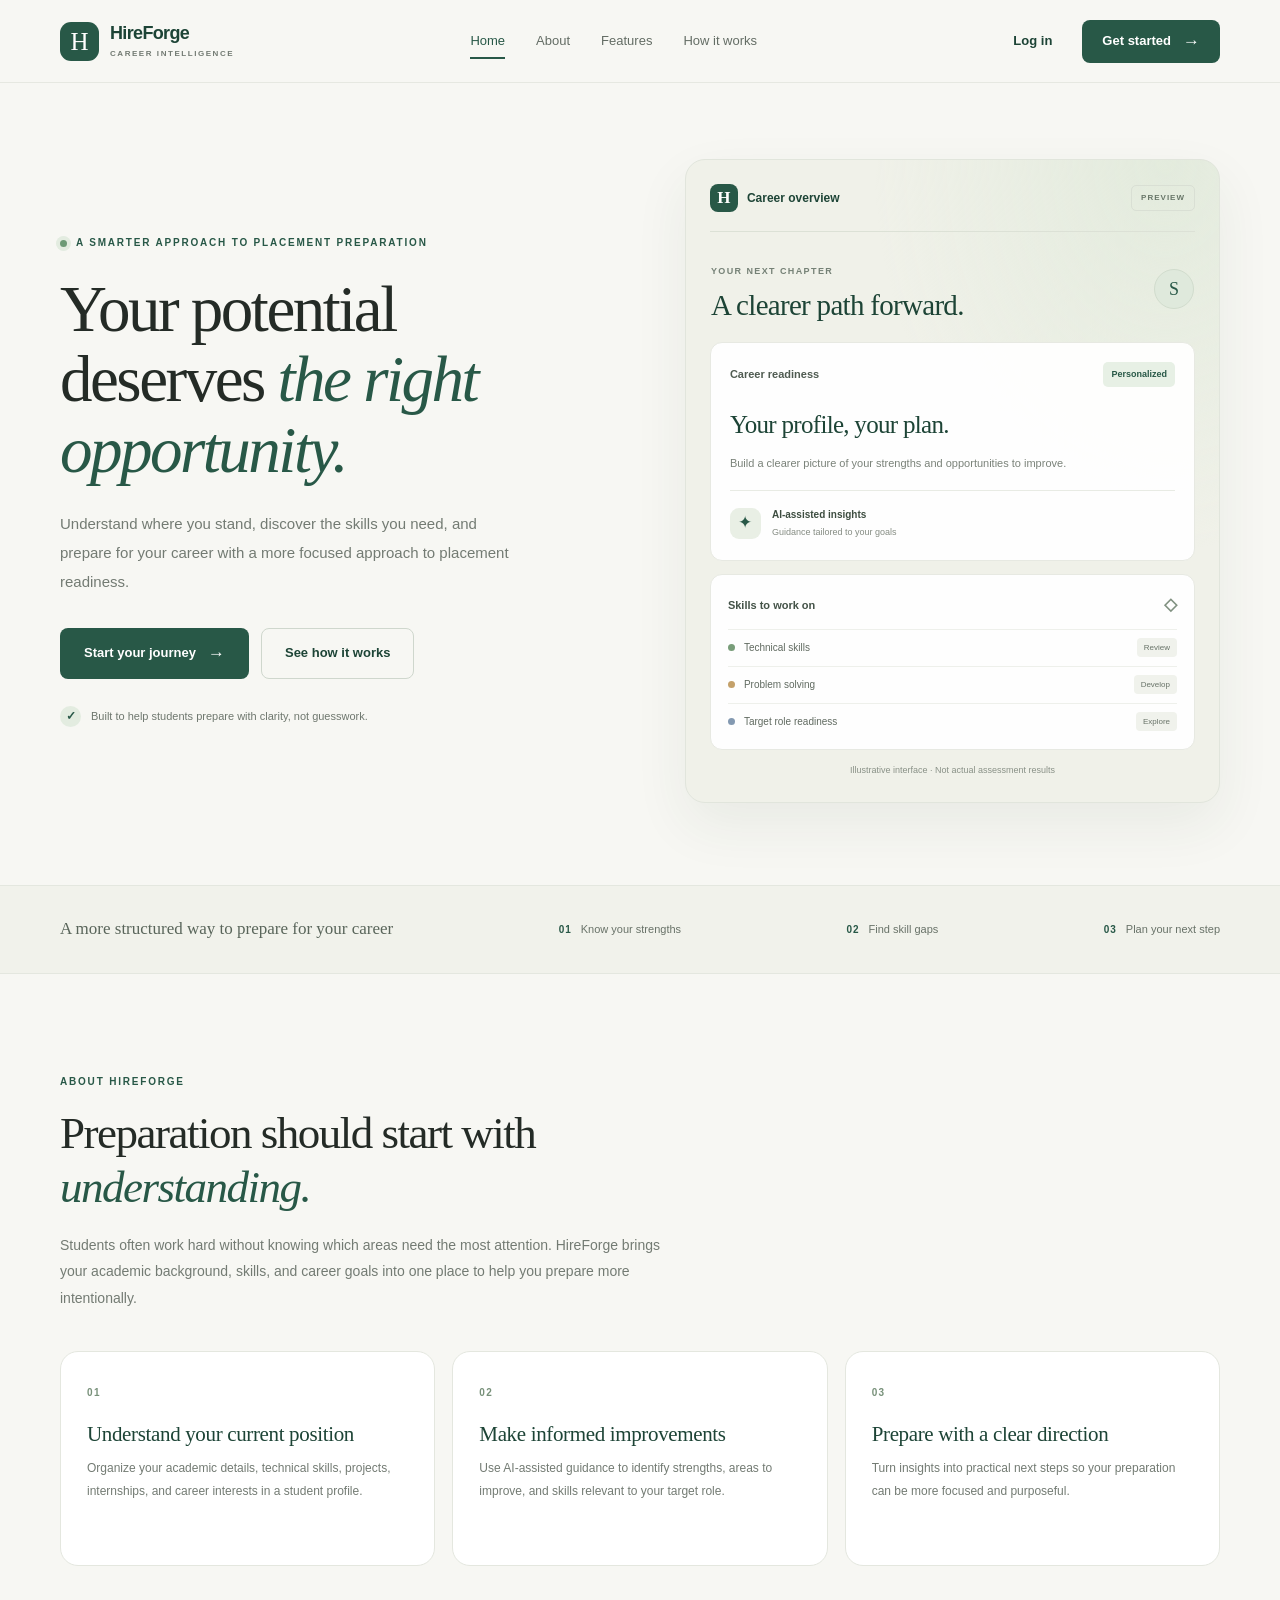
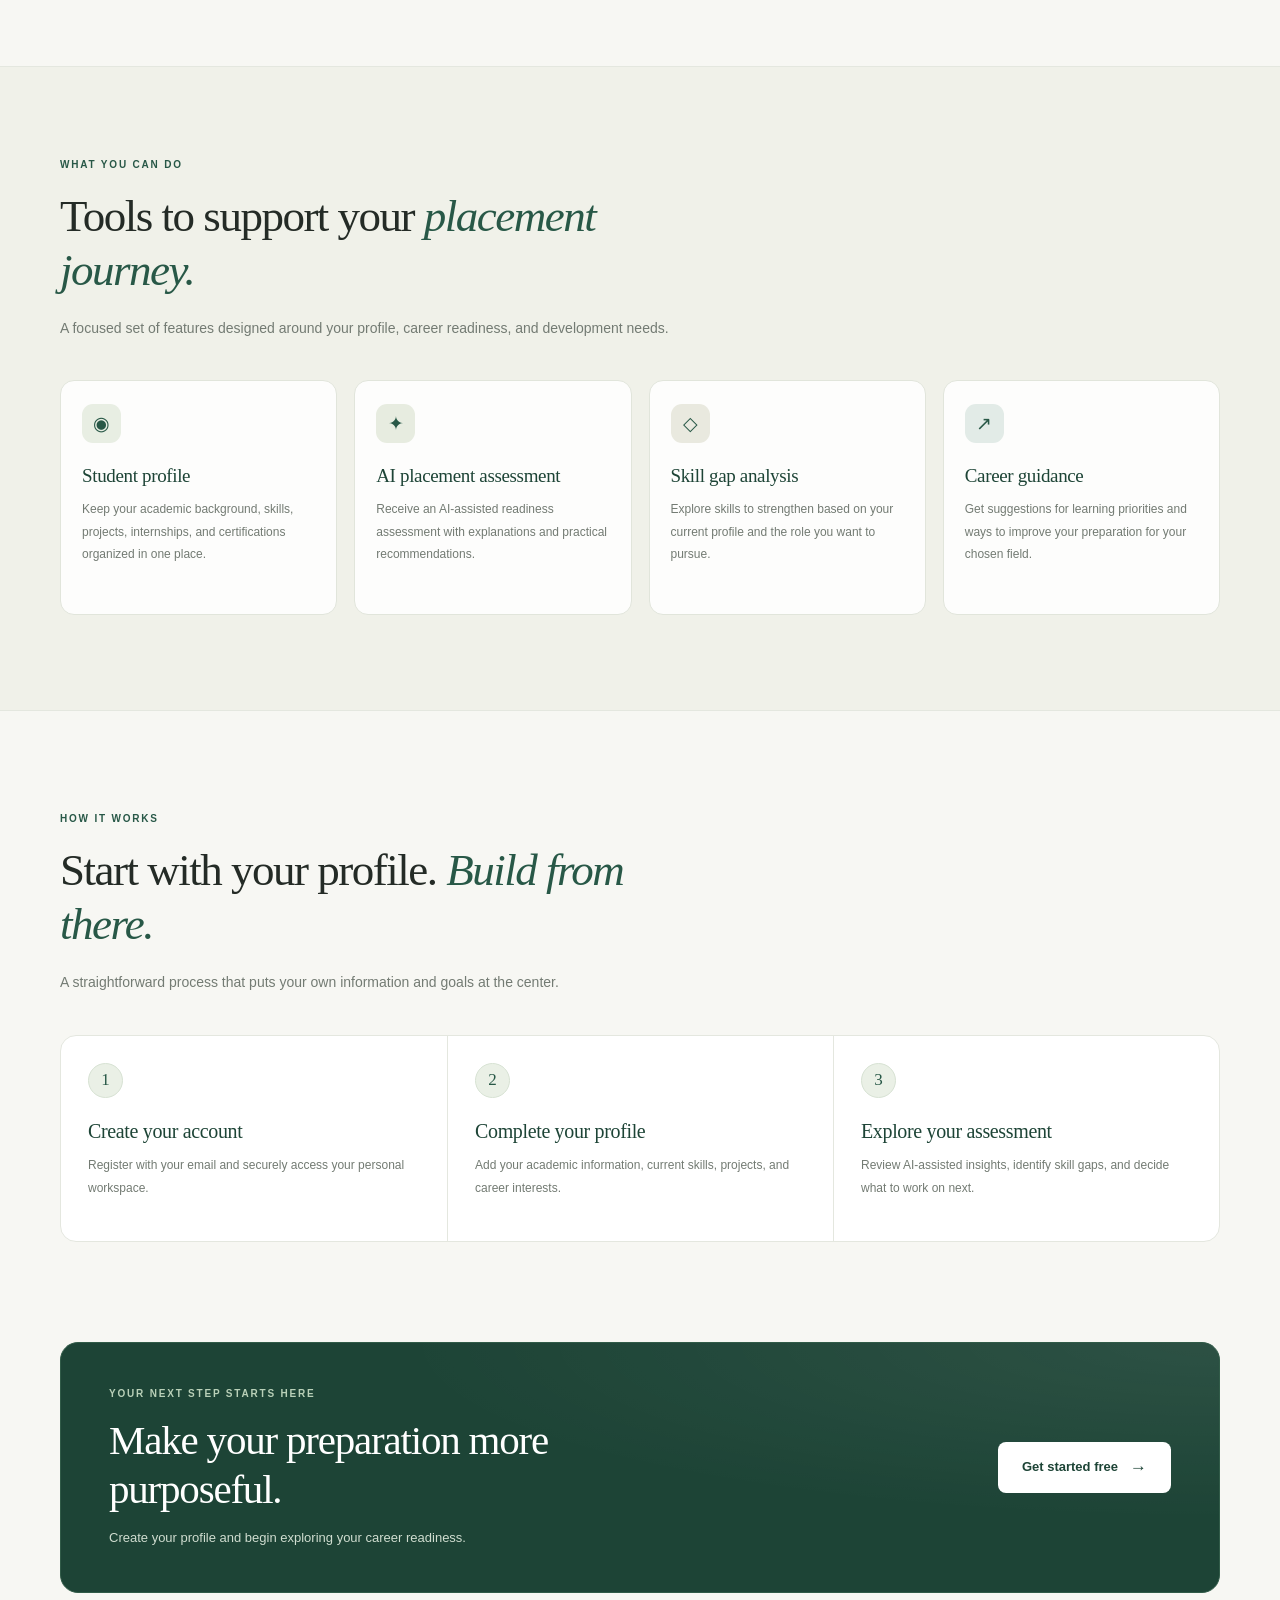
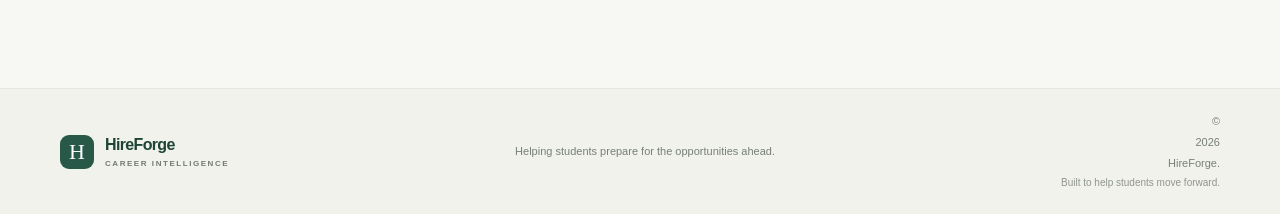
<file: public/index.html>
<!DOCTYPE html>
<html lang="en">
<head>
  <meta charset="UTF-8">
  <meta name="viewport" content="width=device-width, initial-scale=1.0">
  <meta name="theme-color" content="#f7f7f3">
  <meta name="description" content="HireForge helps students understand career readiness, identify skill gaps, and prepare for placement opportunities.">
  <title>HireForge — Build Your Career With Confidence</title>

  <style>
    :root {
      --page: #f7f7f3;
      --surface: #ffffff;
      --surface-soft: #eff1e9;
      --green: #285847;
      --green-dark: #1d4436;
      --green-light: #dce9dc;
      --text: #242b26;
      --muted: #737b73;
      --border: #e4e7df;
      --serif: Georgia, "Times New Roman", serif;
      --sans: Inter, -apple-system, BlinkMacSystemFont, "Segoe UI", sans-serif;
      --radius: 18px;
      --content: 1160px;
    }

    * {
      box-sizing: border-box;
    }

    html {
      scroll-behavior: smooth;
      scroll-padding-top: 95px;
    }

    body {
      margin: 0;
      background: var(--page);
      color: var(--text);
      font-family: var(--sans);
      font-size: 15px;
      line-height: 1.7;
      -webkit-font-smoothing: antialiased;
    }

    body,
    button,
    a {
      font-family: var(--sans);
    }

    a {
      color: inherit;
      text-decoration: none;
    }

    button {
      font: inherit;
    }

    button,
    a {
      -webkit-tap-highlight-color: transparent;
    }

    a:focus-visible,
    button:focus-visible {
      outline: 3px solid #92b5a0;
      outline-offset: 4px;
    }

    .container {
      width: min(var(--content), calc(100% - 64px));
      margin-inline: auto;
    }

    .site-header {
      position: sticky;
      top: 0;
      z-index: 50;
      background: rgb(247 247 243 / 94%);
      border-bottom: 1px solid rgb(228 231 223 / 85%);
      backdrop-filter: blur(14px);
    }

    .header-inner {
      min-height: 82px;
      display: flex;
      align-items: center;
      justify-content: space-between;
      gap: 30px;
    }

    .brand {
      display: inline-flex;
      align-items: center;
      gap: 11px;
      flex-shrink: 0;
    }

    .brand-mark {
      width: 39px;
      height: 39px;
      display: grid;
      place-items: center;
      background: var(--green);
      color: white;
      border-radius: 11px;
      font-family: var(--serif);
      font-size: 25px;
      line-height: 1;
    }

    .brand-name {
      display: flex;
      flex-direction: column;
      color: var(--green-dark);
      font-size: 18px;
      font-weight: 700;
      letter-spacing: -0.65px;
      line-height: 1.2;
    }

    .brand-name small {
      margin-top: 4px;
      color: var(--muted);
      font-size: 8px;
      font-weight: 700;
      letter-spacing: 1.55px;
    }

    .main-nav {
      display: flex;
      align-items: center;
      justify-content: center;
      gap: 31px;
    }

    .nav-link {
      position: relative;
      padding: 9px 0;
      color: #646d65;
      font-size: 13px;
      transition: color 180ms ease;
    }

    .nav-link:hover,
    .nav-link.active {
      color: var(--green);
    }

    .nav-link.active::after {
      position: absolute;
      right: 0;
      bottom: 2px;
      left: 0;
      height: 2px;
      background: var(--green);
      content: "";
    }

    .header-actions {
      display: flex;
      align-items: center;
      gap: 10px;
    }

    .button {
      min-height: 43px;
      display: inline-flex;
      align-items: center;
      justify-content: center;
      gap: 12px;
      padding: 0 19px;
      border: 1px solid transparent;
      border-radius: 8px;
      font-size: 13px;
      font-weight: 600;
      transition:
        background 180ms ease,
        border-color 180ms ease,
        color 180ms ease,
        transform 180ms ease;
      cursor: pointer;
    }

    .button:hover {
      transform: translateY(-1px);
    }

    .button-primary {
      background: var(--green);
      color: white;
    }

    .button-primary:hover {
      background: var(--green-dark);
    }

    .button-quiet {
      color: var(--green-dark);
      background: transparent;
    }

    .button-quiet:hover {
      background: var(--green-light);
    }

    .button-outline {
      color: var(--green-dark);
      border-color: #cfd7cd;
      background: transparent;
    }

    .button-outline:hover {
      border-color: var(--green);
      background: white;
    }

    .button-light {
      background: #fff;
      color: var(--green-dark);
    }

    .button-light:hover {
      background: var(--green-light);
    }

    .button-large {
      min-height: 51px;
      padding-inline: 23px;
      font-size: 13px;
    }

    .button span {
      font-size: 17px;
      line-height: 1;
    }

    .mobile-menu-button {
      display: none;
      width: 42px;
      height: 42px;
      align-items: center;
      justify-content: center;
      border: 1px solid var(--border);
      border-radius: 9px;
      background: white;
      color: var(--green-dark);
      font-size: 21px;
      cursor: pointer;
    }

    .hero {
      min-height: 635px;
      display: grid;
      grid-template-columns: 1.02fr 0.98fr;
      align-items: center;
      gap: 68px;
      padding-top: 76px;
      padding-bottom: 82px;
    }

    .hero-copy {
      max-width: 550px;
    }

    .eyebrow {
      display: flex;
      align-items: center;
      gap: 9px;
      margin: 0 0 23px;
      color: var(--green);
      font-size: 10px;
      font-weight: 750;
      letter-spacing: 1.8px;
      line-height: 1.6;
      text-transform: uppercase;
    }

    .eyebrow-dot {
      width: 7px;
      height: 7px;
      flex: 0 0 7px;
      border-radius: 50%;
      background: #6d9a75;
      box-shadow: 0 0 0 4px #e3ece0;
    }

    .hero h1 {
      max-width: 570px;
      margin: 0;
      font-family: var(--serif);
      font-size: clamp(43px, 5.1vw, 65px);
      font-weight: 400;
      letter-spacing: -2.5px;
      line-height: 1.08;
    }

    .hero h1 span,
    .section-intro h2 span {
      color: var(--green);
      font-style: italic;
    }

    .hero-description {
      max-width: 470px;
      margin: 24px 0 0;
      color: var(--muted);
      font-size: 15px;
      line-height: 1.95;
    }

    .hero-actions {
      display: flex;
      flex-wrap: wrap;
      gap: 12px;
      margin-top: 31px;
    }

    .hero-note {
      display: flex;
      align-items: center;
      gap: 10px;
      margin-top: 27px;
      color: #6e776e;
      font-size: 11px;
    }

    .note-check {
      width: 21px;
      height: 21px;
      display: grid;
      place-items: center;
      flex: 0 0 21px;
      border-radius: 50%;
      background: #e3ece0;
      color: var(--green);
      font-size: 12px;
      font-weight: 800;
    }

    .hero-visual {
      position: relative;
      min-width: 0;
      padding: 24px;
      overflow: hidden;
      border: 1px solid #e1e5dc;
      border-radius: 20px;
      background:
        radial-gradient(ellipse at 90% 0%, #e3ebdd 0%, transparent 43%),
        #f0f1e9;
      box-shadow: 0 22px 55px rgb(39 64 45 / 7%);
    }

    .visual-topline,
    .visual-brand,
    .preview-welcome,
    .preview-card-heading,
    .preview-bottom,
    .skill-card-heading,
    .preview-skill-row {
      display: flex;
      align-items: center;
    }

    .visual-topline {
      justify-content: space-between;
      padding-bottom: 19px;
      border-bottom: 1px solid #dce1d6;
    }

    .visual-brand {
      gap: 9px;
      color: var(--green-dark);
      font-size: 12px;
      font-weight: 700;
    }

    .visual-brand-icon {
      width: 28px;
      height: 28px;
      display: grid;
      place-items: center;
      border-radius: 8px;
      background: var(--green);
      color: white;
      font-family: var(--serif);
      font-size: 17px;
    }

    .preview-label {
      padding: 5px 9px;
      border: 1px solid #d9dfd4;
      border-radius: 5px;
      color: #687668;
      font-size: 8px;
      font-weight: 750;
      letter-spacing: 1px;
    }

    .preview-welcome {
      justify-content: space-between;
      gap: 12px;
      padding: 24px 1px 19px;
    }

    .preview-overline {
      color: #758176;
      font-size: 9px;
      font-weight: 750;
      letter-spacing: 1.4px;
    }

    .preview-welcome h2 {
      margin: 5px 0 0;
      color: var(--green-dark);
      font-family: var(--serif);
      font-size: clamp(22px, 2.5vw, 29px);
      font-weight: 400;
      letter-spacing: -0.7px;
      line-height: 1.25;
    }

    .preview-avatar {
      width: 40px;
      height: 40px;
      display: grid;
      place-items: center;
      flex: 0 0 40px;
      border: 1px solid #d1dccd;
      border-radius: 50%;
      background: #dfe9dc;
      color: var(--green);
      font-family: var(--serif);
      font-size: 18px;
    }

    .preview-card,
    .preview-skill-card {
      border: 1px solid #e7e9e2;
      border-radius: 12px;
      background: rgb(255 255 255 / 94%);
    }

    .preview-card {
      padding: 19px;
    }

    .preview-card-heading {
      justify-content: space-between;
      gap: 12px;
      color: #4f5b51;
      font-size: 11px;
      font-weight: 650;
    }

    .preview-status {
      padding: 5px 8px;
      border-radius: 5px;
      background: #e7f0e5;
      color: var(--green);
      font-size: 9px;
      font-weight: 700;
    }

    .preview-placeholder-score {
      margin-top: 17px;
      color: var(--green-dark);
      font-family: var(--serif);
      font-size: 25px;
      letter-spacing: -0.7px;
    }

    .preview-card > p {
      max-width: 350px;
      margin: 7px 0 17px;
      color: #7a8279;
      font-size: 11px;
      line-height: 1.8;
    }

    .preview-divider {
      height: 1px;
      background: #e8ebe4;
    }

    .preview-bottom {
      gap: 11px;
      padding-top: 15px;
    }

    .mini-symbol {
      width: 31px;
      height: 31px;
      display: grid;
      place-items: center;
      flex: 0 0 31px;
      border-radius: 9px;
      background: #e9efe5;
      color: var(--green);
      font-size: 17px;
    }

    .preview-bottom strong,
    .preview-bottom small {
      display: block;
    }

    .preview-bottom strong {
      color: #3d4d40;
      font-size: 10px;
      font-weight: 700;
    }

    .preview-bottom small {
      margin-top: 2px;
      color: #858c83;
      font-size: 9px;
    }

    .preview-skill-card {
      margin-top: 13px;
      padding: 16px 17px 9px;
    }

    .skill-card-heading {
      justify-content: space-between;
      margin-bottom: 9px;
      color: #435247;
      font-size: 11px;
      font-weight: 700;
    }

    .skill-card-heading > span:last-child {
      color: #809181;
      font-size: 17px;
    }

    .preview-skill-row {
      gap: 9px;
      min-height: 37px;
      border-top: 1px solid #eef0eb;
      color: #606a60;
      font-size: 10px;
    }

    .skill-dot {
      width: 7px;
      height: 7px;
      flex: 0 0 7px;
      border-radius: 50%;
    }

    .dot-one {
      background: #789d79;
    }

    .dot-two {
      background: #c4a16a;
    }

    .dot-three {
      background: #8399b1;
    }

    .skill-tag {
      margin-left: auto;
      padding: 3px 7px;
      border-radius: 4px;
      background: #f0f2ec;
      color: #687368;
      font-size: 8px;
    }

    .visual-footnote {
      margin-top: 13px;
      color: #899187;
      font-size: 9px;
      text-align: center;
    }

    .trust-strip {
      border-top: 1px solid var(--border);
      border-bottom: 1px solid var(--border);
      background: #f1f2eb;
    }

    .trust-inner {
      min-height: 87px;
      display: flex;
      align-items: center;
      justify-content: space-between;
      gap: 20px;
    }

    .trust-inner > p {
      margin: 0;
      color: #59655a;
      font-family: var(--serif);
      font-size: 17px;
    }

    .trust-inner > div {
      display: flex;
      align-items: center;
      gap: 9px;
      color: #687268;
      font-size: 11px;
    }

    .trust-inner > div span {
      color: var(--green);
      font-size: 10px;
      font-weight: 800;
      letter-spacing: 1px;
    }

    .section {
      padding-top: 100px;
      padding-bottom: 100px;
    }

    .section-intro {
      max-width: 640px;
      margin-bottom: 39px;
    }

    .section-intro .eyebrow {
      margin-bottom: 16px;
    }

    .section-intro h2 {
      margin: 0;
      font-family: var(--serif);
      font-size: clamp(33px, 4vw, 45px);
      font-weight: 400;
      letter-spacing: -1.5px;
      line-height: 1.2;
    }

    .section-description {
      max-width: 610px;
      margin: 18px 0 0;
      color: var(--muted);
      font-size: 14px;
      line-height: 1.9;
    }

    .about-grid,
    .features-grid,
    .steps-grid {
      display: grid;
      grid-template-columns: repeat(3, minmax(0, 1fr));
      gap: 17px;
    }

    .about-card {
      min-height: 215px;
      padding: 26px;
      border: 1px solid var(--border);
      border-radius: var(--radius);
      background: #fff;
      transition:
        transform 180ms ease,
        box-shadow 180ms ease,
        border-color 180ms ease;
    }

    .about-card:hover,
    .feature-card:hover,
    .step-card:hover {
      transform: translateY(-3px);
      border-color: #cbd7c8;
      box-shadow: 0 12px 30px rgb(35 59 42 / 5%);
    }

    .card-number {
      color: #78917a;
      font-size: 10px;
      font-weight: 800;
      letter-spacing: 1.4px;
    }

    .about-card h3,
    .feature-card h3,
    .step-card h3 {
      margin: 17px 0 9px;
      color: var(--green-dark);
      font-family: var(--serif);
      font-size: 21px;
      font-weight: 400;
      letter-spacing: -0.35px;
      line-height: 1.35;
    }

    .about-card p,
    .feature-card p,
    .step-card p {
      margin: 0;
      color: var(--muted);
      font-size: 12px;
      line-height: 1.9;
    }

    .features-section {
      border-top: 1px solid var(--border);
      border-bottom: 1px solid var(--border);
      background: #f0f1e9;
    }

    .features-section .section {
      padding-top: 90px;
      padding-bottom: 95px;
    }

    .features-grid {
      grid-template-columns: repeat(4, minmax(0, 1fr));
    }

    .feature-card {
      min-height: 235px;
      padding: 23px 21px;
      border: 1px solid #e1e5db;
      border-radius: 14px;
      background: rgb(255 255 255 / 88%);
      transition:
        transform 180ms ease,
        box-shadow 180ms ease,
        border-color 180ms ease;
    }

    .feature-icon {
      width: 39px;
      height: 39px;
      display: grid;
      place-items: center;
      border-radius: 11px;
      background: #e8eee3;
      color: var(--green);
      font-size: 19px;
    }

    .icon-assessment {
      background: #e7ece0;
    }

    .icon-skills {
      background: #e9e9df;
    }

    .icon-guidance {
      background: #e2ebe7;
    }

    .feature-card h3 {
      margin-top: 20px;
      font-size: 19px;
    }

    .steps-grid {
      gap: 0;
      border: 1px solid var(--border);
      border-radius: 16px;
      background: white;
      overflow: hidden;
    }

    .step-card {
      position: relative;
      min-height: 205px;
      padding: 27px;
      transition:
        transform 180ms ease,
        box-shadow 180ms ease,
        border-color 180ms ease;
    }

    .step-card + .step-card {
      border-left: 1px solid var(--border);
    }

    .step-number {
      width: 35px;
      height: 35px;
      display: grid;
      place-items: center;
      border: 1px solid #d7e2d3;
      border-radius: 50%;
      background: #eaf0e6;
      color: var(--green);
      font-family: var(--serif);
      font-size: 17px;
    }

    .step-card h3 {
      margin-top: 20px;
      font-size: 20px;
    }

    .cta-section {
      padding-bottom: 95px;
    }

    .cta-inner {
      display: flex;
      align-items: center;
      justify-content: space-between;
      gap: 35px;
      padding: 43px 48px;
      border: 1px solid #315b48;
      border-radius: 18px;
      background:
        radial-gradient(ellipse at 100% 0%, rgb(255 255 255 / 7%), transparent 50%),
        var(--green-dark);
      color: white;
    }

    .cta-inner .eyebrow {
      margin-bottom: 14px;
      color: #b9d0b8;
    }

    .cta-inner h2 {
      max-width: 600px;
      margin: 0;
      font-family: var(--serif);
      font-size: clamp(30px, 3.5vw, 41px);
      font-weight: 400;
      letter-spacing: -1.2px;
      line-height: 1.2;
    }

    .cta-inner > div > p:last-child {
      margin: 13px 0 0;
      color: #d0ddd0;
      font-size: 13px;
    }

    .cta-inner > .button {
      flex-shrink: 0;
    }

    .site-footer {
      border-top: 1px solid var(--border);
      background: #f1f2eb;
    }

    .footer-inner {
      min-height: 115px;
      display: flex;
      align-items: center;
      justify-content: space-between;
      gap: 22px;
      padding-top: 23px;
      padding-bottom: 23px;
    }

    .footer-brand .brand-mark {
      width: 34px;
      height: 34px;
      border-radius: 9px;
      font-size: 22px;
    }

    .footer-brand .brand-name {
      font-size: 16px;
    }

    .footer-inner > p {
      margin: 0;
      color: #778076;
      font-size: 11px;
    }

    .footer-copyright {
      display: flex;
      flex-direction: column;
      gap: 2px;
      text-align: right;
    }

    .footer-copyright span:last-child {
      color: #90968d;
      font-size: 10px;
    }

    @media (max-width: 1050px) {
      .container {
        width: min(100% - 48px, var(--content));
      }

      .header-inner {
        gap: 20px;
      }

      .main-nav {
        gap: 19px;
      }

      .hero {
        gap: 36px;
      }

      .trust-inner > p {
        max-width: 230px;
      }

      .features-grid {
        grid-template-columns: repeat(2, minmax(0, 1fr));
      }
    }

    @media (max-width: 760px) {
      html {
        scroll-padding-top: 75px;
      }

      .container {
        width: calc(100% - 36px);
      }

      .header-inner {
        position: relative;
        min-height: 72px;
        flex-wrap: wrap;
        gap: 12px;
      }

      .brand-mark {
        width: 36px;
        height: 36px;
      }

      .brand-name {
        font-size: 16px;
      }

      .mobile-menu-button {
        display: inline-flex;
        margin-left: auto;
      }

      .main-nav {
        position: absolute;
        top: calc(100% + 1px);
        right: -18px;
        left: -18px;
        display: none;
        align-items: stretch;
        gap: 0;
        padding: 10px 18px 14px;
        border-bottom: 1px solid var(--border);
        background: var(--page);
        box-shadow: 0 12px 20px rgb(35 59 42 / 5%);
      }

      .main-nav.is-open {
        display: flex;
        flex-direction: column;
      }

      .nav-link {
        padding: 12px 4px;
        border-bottom: 1px solid #e8eae3;
      }

      .nav-link:last-child {
        border-bottom: 0;
      }

      .nav-link.active::after {
        display: none;
      }

      .header-actions {
        gap: 4px;
      }

      .header-actions .button {
        min-height: 37px;
        padding-inline: 11px;
        font-size: 11px;
      }

      .hero {
        min-height: auto;
        grid-template-columns: 1fr;
        gap: 38px;
        padding-top: 61px;
        padding-bottom: 57px;
      }

      .hero h1 {
        max-width: 560px;
        font-size: clamp(43px, 10vw, 59px);
        letter-spacing: -1.9px;
      }

      .hero-description {
        font-size: 14px;
      }

      .hero-visual {
        width: 100%;
        max-width: 500px;
        justify-self: center;
        padding: 19px;
      }

      .trust-inner {
        justify-content: flex-start;
        flex-wrap: wrap;
        gap: 14px 23px;
        padding-top: 19px;
        padding-bottom: 19px;
      }

      .trust-inner > p {
        width: 100%;
        max-width: none;
        font-size: 16px;
      }

      .trust-inner > div {
        font-size: 10px;
      }

      .section {
        padding-top: 72px;
        padding-bottom: 72px;
      }

      .section-intro h2 {
        font-size: clamp(33px, 7.5vw, 42px);
      }

      .about-grid,
      .steps-grid {
        grid-template-columns: 1fr;
        gap: 12px;
      }

      .about-card {
        min-height: auto;
        padding: 23px;
      }

      .features-section .section {
        padding-top: 72px;
        padding-bottom: 72px;
      }

      .feature-card {
        min-height: 225px;
      }

      .step-card {
        min-height: auto;
        padding: 23px;
      }

      .step-card + .step-card {
        border-top: 1px solid var(--border);
        border-left: 0;
      }

      .cta-section {
        padding-bottom: 70px;
      }

      .cta-inner {
        align-items: flex-start;
        flex-direction: column;
        gap: 24px;
        padding: 31px 25px;
      }

      .cta-inner h2 {
        font-size: 34px;
      }

      .footer-inner {
        align-items: flex-start;
        flex-direction: column;
        gap: 15px;
        padding-top: 26px;
        padding-bottom: 26px;
      }

      .footer-copyright {
        text-align: left;
      }
    }

    @media (max-width: 420px) {
      .container {
        width: calc(100% - 28px);
      }

      .brand {
        gap: 8px;
      }

      .brand-name small {
        font-size: 7px;
        letter-spacing: 1.2px;
      }

      .header-actions .button-quiet {
        display: none;
      }

      .hero {
        padding-top: 49px;
      }

      .hero h1 {
        font-size: 42px;
      }

      .hero-actions {
        align-items: stretch;
        flex-direction: column;
      }

      .hero-actions .button {
        width: 100%;
      }

      .hero-visual {
        padding: 14px;
      }

      .preview-card {
        padding: 15px;
      }

      .preview-welcome h2 {
        font-size: 23px;
      }

      .trust-inner {
        gap: 12px;
      }

      .trust-inner > div {
        width: calc(50% - 8px);
      }

      .features-grid {
        grid-template-columns: 1fr;
      }

      .feature-card {
        min-height: auto;
        padding: 23px;
      }

      .section-intro h2 {
        font-size: 34px;
      }
    }

    @media (prefers-reduced-motion: reduce) {
      *,
      *::before,
      *::after {
        scroll-behavior: auto !important;
        transition-duration: 0.01ms !important;
        animation-duration: 0.01ms !important;
        animation-iteration-count: 1 !important;
      }
    }
  </style>
</head>

<body>
  <header class="site-header">
    <div class="container header-inner">
      <a href="#home" class="brand" aria-label="HireForge home">
        <span class="brand-mark">H</span>
        <span class="brand-name">HireForge<small>CAREER INTELLIGENCE</small></span>
      </a>

      <button
        class="mobile-menu-button"
        id="mobileMenuButton"
        type="button"
        aria-label="Toggle navigation"
        aria-expanded="false"
        aria-controls="mainNav"
      >☰</button>

      <nav class="main-nav" id="mainNav" aria-label="Main navigation">
        <a href="#home" class="nav-link active">Home</a>
        <a href="#about" class="nav-link">About</a>
        <a href="#features" class="nav-link">Features</a>
        <a href="#how-it-works" class="nav-link">How it works</a>
      </nav>

      <div class="header-actions">
        <a class="button button-quiet" href="login.html">Log in</a>
        <a class="button button-primary" href="signup.html">Get started <span>→</span></a>
      </div>
    </div>
  </header>

  <main>
    <section class="hero container" id="home">
      <div class="hero-copy">
        <p class="eyebrow"><span class="eyebrow-dot"></span>A smarter approach to placement preparation</p>

        <h1>Your potential deserves <span>the right opportunity.</span></h1>

        <p class="hero-description">
          Understand where you stand, discover the skills you need, and prepare for your career with a more focused approach to placement readiness.
        </p>

        <div class="hero-actions">
          <a href="signup.html" class="button button-primary button-large">Start your journey <span>→</span></a>
          <a href="#how-it-works" class="button button-outline button-large">See how it works</a>
        </div>

        <div class="hero-note">
          <span class="note-check">✓</span>
          <span>Built to help students prepare with clarity, not guesswork.</span>
        </div>
      </div>

      <div class="hero-visual" role="img" aria-label="Illustrative preview of a career readiness dashboard">
        <div class="visual-topline">
          <div class="visual-brand">
            <span class="visual-brand-icon">H</span>
            <span>Career overview</span>
          </div>
          <span class="preview-label">PREVIEW</span>
        </div>

        <div class="preview-welcome">
          <div>
            <span class="preview-overline">YOUR NEXT CHAPTER</span>
            <h2>A clearer path forward.</h2>
          </div>
          <div class="preview-avatar" aria-hidden="true">S</div>
        </div>

        <div class="preview-card">
          <div class="preview-card-heading">
            <span>Career readiness</span>
            <span class="preview-status">Personalized</span>
          </div>

          <div class="preview-placeholder-score">Your profile, your plan.</div>
          <p>Build a clearer picture of your strengths and opportunities to improve.</p>

          <div class="preview-divider"></div>

          <div class="preview-bottom">
            <span class="mini-symbol" aria-hidden="true">✦</span>
            <div>
              <strong>AI-assisted insights</strong>
              <small>Guidance tailored to your goals</small>
            </div>
          </div>
        </div>

        <div class="preview-skill-card">
          <div class="skill-card-heading">
            <span>Skills to work on</span>
            <span aria-hidden="true">◇</span>
          </div>

          <div class="preview-skill-row">
            <span class="skill-dot dot-one"></span>
            <span>Technical skills</span>
            <span class="skill-tag">Review</span>
          </div>

          <div class="preview-skill-row">
            <span class="skill-dot dot-two"></span>
            <span>Problem solving</span>
            <span class="skill-tag">Develop</span>
          </div>

          <div class="preview-skill-row">
            <span class="skill-dot dot-three"></span>
            <span>Target role readiness</span>
            <span class="skill-tag">Explore</span>
          </div>
        </div>

        <div class="visual-footnote">Illustrative interface · Not actual assessment results</div>
      </div>
    </section>

    <section class="trust-strip" aria-label="HireForge approach">
      <div class="container trust-inner">
        <p>A more structured way to prepare for your career</p>
        <div><span>01</span> Know your strengths</div>
        <div><span>02</span> Find skill gaps</div>
        <div><span>03</span> Plan your next step</div>
      </div>
    </section>

    <section class="section container" id="about">
      <div class="section-intro">
        <p class="eyebrow">ABOUT HIREFORGE</p>
        <h2>Preparation should start with <span>understanding.</span></h2>
        <p class="section-description">
          Students often work hard without knowing which areas need the most attention. HireForge brings your academic background, skills, and career goals into one place to help you prepare more intentionally.
        </p>
      </div>

      <div class="about-grid">
        <article class="about-card">
          <span class="card-number">01</span>
          <h3>Understand your current position</h3>
          <p>Organize your academic details, technical skills, projects, internships, and career interests in a student profile.</p>
        </article>

        <article class="about-card">
          <span class="card-number">02</span>
          <h3>Make informed improvements</h3>
          <p>Use AI-assisted guidance to identify strengths, areas to improve, and skills relevant to your target role.</p>
        </article>

        <article class="about-card">
          <span class="card-number">03</span>
          <h3>Prepare with a clear direction</h3>
          <p>Turn insights into practical next steps so your preparation can be more focused and purposeful.</p>
        </article>
      </div>
    </section>

    <section class="features-section" id="features">
      <div class="container section">
        <div class="section-intro">
          <p class="eyebrow">WHAT YOU CAN DO</p>
          <h2>Tools to support your <span>placement journey.</span></h2>
          <p class="section-description">
            A focused set of features designed around your profile, career readiness, and development needs.
          </p>
        </div>

        <div class="features-grid">
          <article class="feature-card">
            <div class="feature-icon icon-profile" aria-hidden="true">◉</div>
            <h3>Student profile</h3>
            <p>Keep your academic background, skills, projects, internships, and certifications organized in one place.</p>
          </article>

          <article class="feature-card">
            <div class="feature-icon icon-assessment" aria-hidden="true">✦</div>
            <h3>AI placement assessment</h3>
            <p>Receive an AI-assisted readiness assessment with explanations and practical recommendations.</p>
          </article>

          <article class="feature-card">
            <div class="feature-icon icon-skills" aria-hidden="true">◇</div>
            <h3>Skill gap analysis</h3>
            <p>Explore skills to strengthen based on your current profile and the role you want to pursue.</p>
          </article>

          <article class="feature-card">
            <div class="feature-icon icon-guidance" aria-hidden="true">↗</div>
            <h3>Career guidance</h3>
            <p>Get suggestions for learning priorities and ways to improve your preparation for your chosen field.</p>
          </article>
        </div>
      </div>
    </section>

    <section class="section container" id="how-it-works">
      <div class="section-intro">
        <p class="eyebrow">HOW IT WORKS</p>
        <h2>Start with your profile. <span>Build from there.</span></h2>
        <p class="section-description">
          A straightforward process that puts your own information and goals at the center.
        </p>
      </div>

      <div class="steps-grid">
        <article class="step-card">
          <span class="step-number">1</span>
          <h3>Create your account</h3>
          <p>Register with your email and securely access your personal workspace.</p>
        </article>

        <article class="step-card">
          <span class="step-number">2</span>
          <h3>Complete your profile</h3>
          <p>Add your academic information, current skills, projects, and career interests.</p>
        </article>

        <article class="step-card">
          <span class="step-number">3</span>
          <h3>Explore your assessment</h3>
          <p>Review AI-assisted insights, identify skill gaps, and decide what to work on next.</p>
        </article>
      </div>
    </section>

    <section class="cta-section container">
      <div class="cta-inner">
        <div>
          <p class="eyebrow">YOUR NEXT STEP STARTS HERE</p>
          <h2>Make your preparation more purposeful.</h2>
          <p>Create your profile and begin exploring your career readiness.</p>
        </div>

        <a href="signup.html" class="button button-light button-large">Get started free <span>→</span></a>
      </div>
    </section>
  </main>

  <footer class="site-footer">
    <div class="container footer-inner">
      <a href="#home" class="brand footer-brand" aria-label="HireForge home">
        <span class="brand-mark">H</span>
        <span class="brand-name">HireForge<small>CAREER INTELLIGENCE</small></span>
      </a>

      <p>Helping students prepare for the opportunities ahead.</p>

      <p class="footer-copyright">
        © <span data-current-year>2026</span> HireForge.
        <span>Built to help students move forward.</span>
      </p>
    </div>
  </footer>

  <script>
    const mobileMenuButton = document.getElementById("mobileMenuButton");
    const mainNav = document.getElementById("mainNav");
    const navLinks = document.querySelectorAll(".nav-link");

    if (mobileMenuButton && mainNav) {
      mobileMenuButton.addEventListener("click", () => {
        const isOpen = mainNav.classList.toggle("is-open");

        mobileMenuButton.setAttribute("aria-expanded", String(isOpen));
        mobileMenuButton.setAttribute(
          "aria-label",
          isOpen ? "Close navigation" : "Toggle navigation"
        );
        mobileMenuButton.textContent = isOpen ? "×" : "☰";
      });

      navLinks.forEach((link) => {
        link.addEventListener("click", () => {
          mainNav.classList.remove("is-open");
          mobileMenuButton.setAttribute("aria-expanded", "false");
          mobileMenuButton.setAttribute("aria-label", "Toggle navigation");
          mobileMenuButton.textContent = "☰";
        });
      });

      document.addEventListener("click", (event) => {
        if (
          mainNav.classList.contains("is-open") &&
          !mainNav.contains(event.target) &&
          !mobileMenuButton.contains(event.target)
        ) {
          mainNav.classList.remove("is-open");
          mobileMenuButton.setAttribute("aria-expanded", "false");
          mobileMenuButton.setAttribute("aria-label", "Toggle navigation");
          mobileMenuButton.textContent = "☰";
        }
      });
    }

    const sections = document.querySelectorAll("main section[id]");
    const updateActiveNavigation = () => {
      let currentSection = "home";

      sections.forEach((section) => {
        if (window.scrollY >= section.offsetTop - 140) {
          currentSection = section.id;
        }
      });

      navLinks.forEach((link) => {
        const isActive = link.getAttribute("href") === `#${currentSection}`;
        link.classList.toggle("active", isActive);

        if (isActive) {
          link.setAttribute("aria-current", "location");
        } else {
          link.removeAttribute("aria-current");
        }
      });
    };

    window.addEventListener("scroll", updateActiveNavigation, { passive: true });
    updateActiveNavigation();

    document.querySelectorAll("[data-current-year]").forEach((element) => {
      element.textContent = new Date().getFullYear();
    });
  </script>
</body>
</html>
</file>
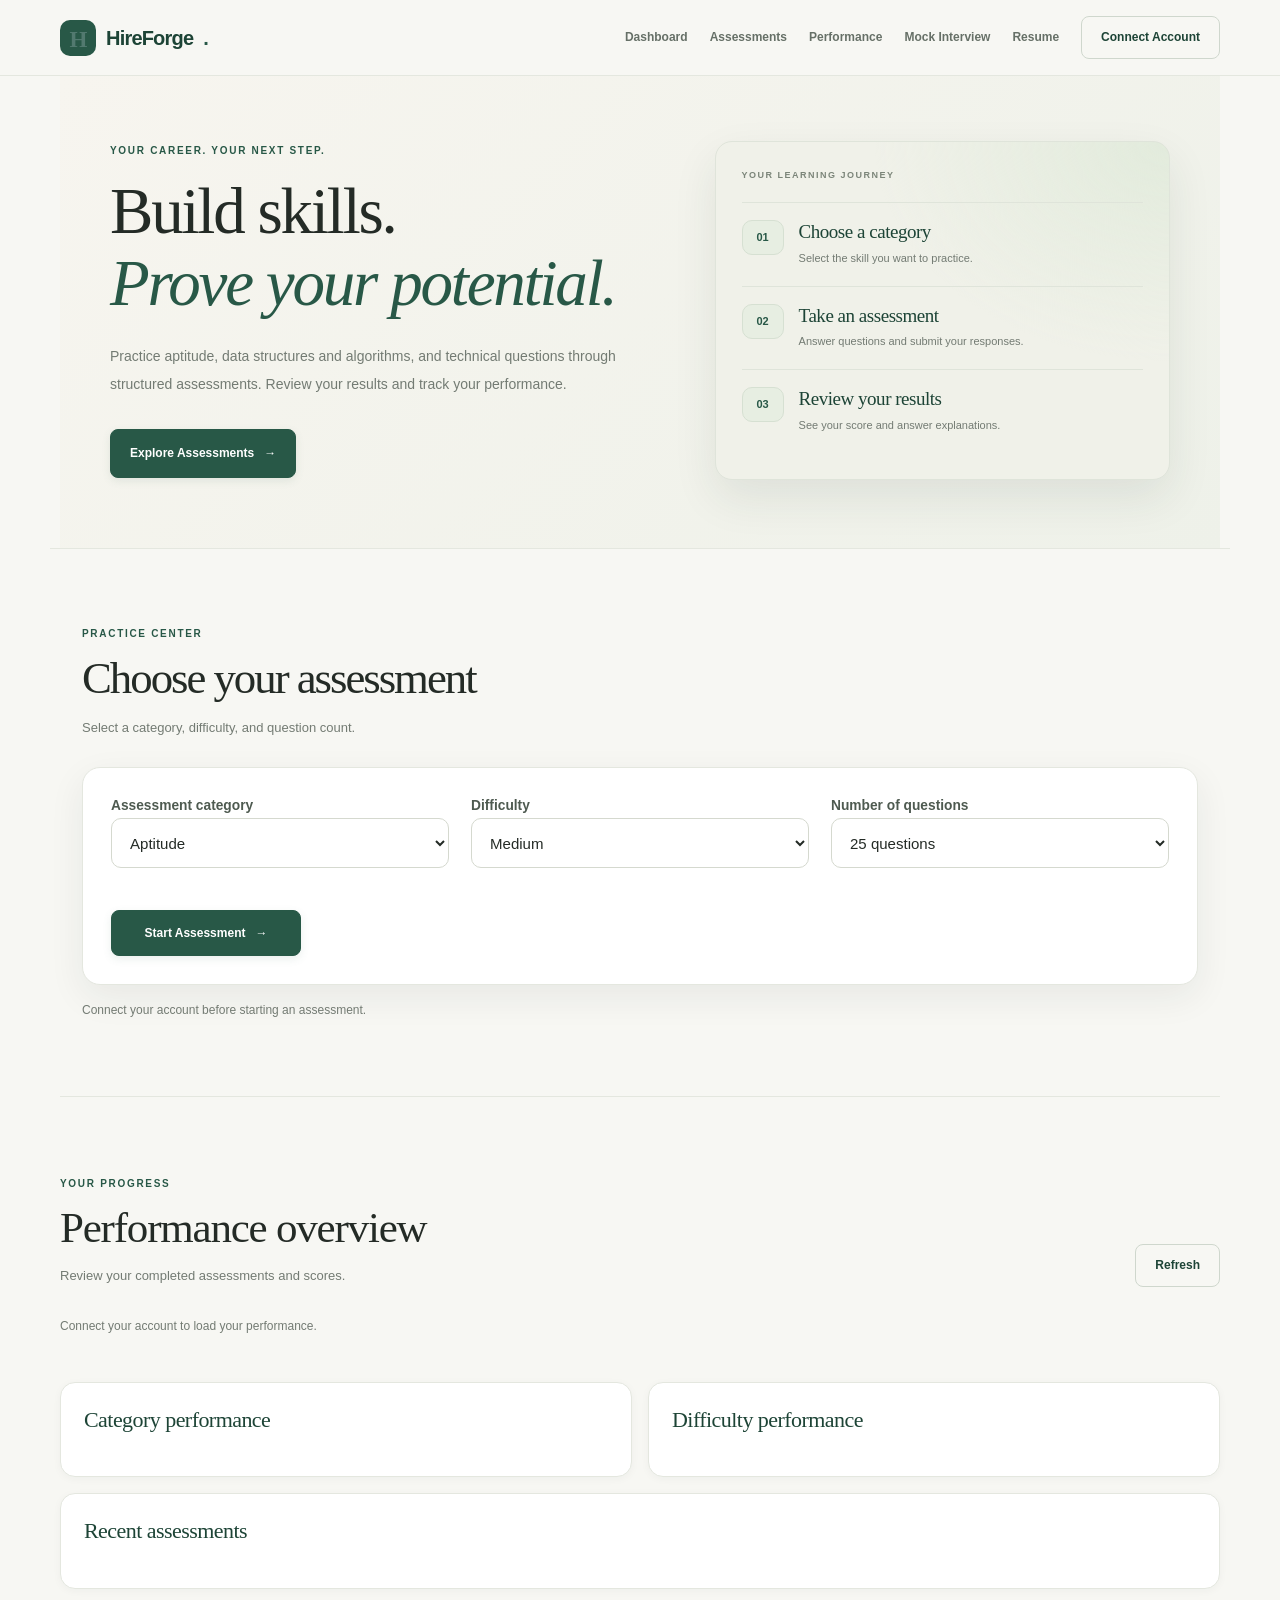
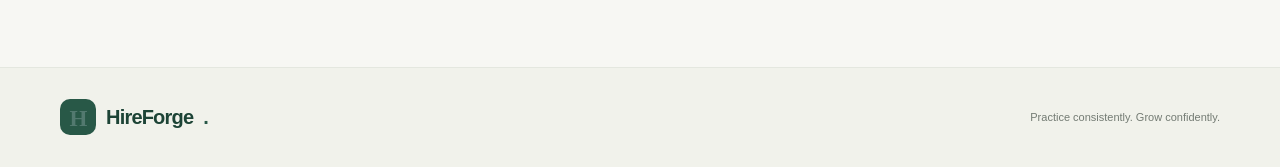
<file: public/assessments/index.html>
<!DOCTYPE html>
<html lang="en">
<head>
  <meta charset="UTF-8">
  <meta name="viewport" content="width=device-width, initial-scale=1.0">
  <meta name="theme-color" content="#f7f7f3">
  <meta name="description" content="Practice aptitude, data structures, algorithms, and technical skills with HireForge assessments.">
  <title>HireForge — Skill Assessments</title>

  <link rel="stylesheet" href="css/style.css">
  <script src="js/app.js" defer></script>

  <style>
    :root {
      --page: #f7f7f3;
      --surface: #ffffff;
      --surface-soft: #eff1e9;
      --green: #285847;
      --green-dark: #1d4436;
      --green-light: #e5eee2;
      --text: #242b26;
      --muted: #737b73;
      --border: #e4e7df;
      --serif: Georgia, "Times New Roman", serif;
      --sans: Inter, -apple-system, BlinkMacSystemFont, "Segoe UI", sans-serif;
      --radius: 15px;
    }

    * {
      box-sizing: border-box;
    }

    html {
      scroll-behavior: smooth;
      scroll-padding-top: 100px;
    }

    body {
      margin: 0;
      background: var(--page);
      color: var(--text);
      font-family: var(--sans);
      font-size: 14px;
      line-height: 1.7;
      -webkit-font-smoothing: antialiased;
    }

    button,
    input,
    select {
      font: inherit;
    }

    a {
      color: inherit;
      text-decoration: none;
    }

    button,
    a {
      -webkit-tap-highlight-color: transparent;
    }

    button:focus-visible,
    a:focus-visible,
    input:focus-visible,
    select:focus-visible,
    summary:focus-visible {
      outline: 3px solid #94b6a0;
      outline-offset: 3px;
    }

    [hidden] {
      display: none !important;
    }

    .site-header {
      position: sticky;
      top: 0;
      z-index: 20;
      min-height: 76px;
      display: flex;
      align-items: center;
      justify-content: space-between;
      gap: 25px;
      padding: 13px max(28px, calc((100% - 1160px) / 2));
      border-bottom: 1px solid var(--border);
      background: rgb(247 247 243 / 95%);
      backdrop-filter: blur(14px);
    }

    .brand {
      display: inline-flex;
      align-items: center;
      gap: 10px;
      flex-shrink: 0;
      color: var(--green-dark);
      font-size: 20px;
      font-weight: 750;
      letter-spacing: -0.8px;
    }

    .brand-mark {
      width: 36px;
      height: 36px;
      display: grid;
      place-items: center;
      border-radius: 10px;
      background: var(--green);
      color: white;
      font-family: var(--serif);
      font-size: 23px;
    }

    .brand > span:last-child:not(.brand-mark) {
      color: var(--green);
    }

    .site-header nav {
      display: flex;
      align-items: center;
      justify-content: flex-end;
      flex-wrap: wrap;
      gap: 22px;
    }

    .site-header nav > a {
      color: #667067;
      font-size: 12px;
      transition: color 180ms ease;
    }

    .site-header nav > a:hover {
      color: var(--green);
    }

    .button {
      min-height: 43px;
      display: inline-flex;
      align-items: center;
      justify-content: center;
      gap: 10px;
      padding: 0 19px;
      border: 1px solid transparent;
      border-radius: 8px;
      font-size: 12px;
      font-weight: 650;
      line-height: 1.4;
      cursor: pointer;
      transition:
        background 180ms ease,
        color 180ms ease,
        border-color 180ms ease,
        transform 180ms ease;
    }

    .button:hover:not(:disabled) {
      transform: translateY(-1px);
    }

    .button:disabled {
      cursor: not-allowed;
      opacity: 0.55;
    }

    .button-primary {
      border-color: var(--green);
      background: var(--green);
      color: white;
    }

    .button-primary:hover:not(:disabled) {
      border-color: var(--green-dark);
      background: var(--green-dark);
    }

    .button-outline {
      border-color: #cfd7cd;
      background: transparent;
      color: var(--green-dark);
    }

    .button-outline:hover:not(:disabled) {
      border-color: var(--green);
      background: var(--green-light);
    }

    .hero {
      width: min(1160px, calc(100% - 56px));
      min-height: 430px;
      display: grid;
      grid-template-columns: 1.08fr 0.92fr;
      align-items: center;
      gap: 70px;
      margin: 0 auto;
      padding-top: 65px;
      padding-bottom: 68px;
    }

    .hero-content {
      max-width: 600px;
    }

    .eyebrow {
      margin: 0 0 17px;
      color: var(--green);
      font-size: 10px;
      font-weight: 750;
      letter-spacing: 1.7px;
      line-height: 1.7;
      text-transform: uppercase;
    }

    .hero h1 {
      margin: 0;
      font-family: var(--serif);
      font-size: clamp(43px, 5.2vw, 65px);
      font-weight: 400;
      letter-spacing: -2.2px;
      line-height: 1.1;
    }

    .hero h1 span,
    .section-heading h2 span {
      color: var(--green);
      font-style: italic;
    }

    .hero-description {
      max-width: 520px;
      margin: 23px 0 27px;
      color: var(--muted);
      font-size: 14px;
      line-height: 2;
    }

    .hero-content > .button {
      min-height: 49px;
    }

    .hero-card {
      padding: 26px;
      border: 1px solid #dfe4da;
      border-radius: 17px;
      background:
        radial-gradient(ellipse at 100% 0%, #e2ebdc 0%, transparent 46%),
        #f0f1e9;
    }

    .card-label {
      margin: 0 0 19px;
      color: #7b8579;
      font-size: 9px;
      font-weight: 750;
      letter-spacing: 1.5px;
    }

    .journey-item {
      display: flex;
      align-items: flex-start;
      gap: 15px;
      padding: 17px 0;
      border-top: 1px solid #dfe4da;
    }

    .journey-number {
      width: 35px;
      height: 35px;
      display: grid;
      place-items: center;
      flex-shrink: 0;
      border: 1px solid #d6e0d2;
      border-radius: 10px;
      background: #e7eee2;
      color: var(--green);
      font-size: 11px;
      font-weight: 750;
    }

    .journey-item h3 {
      margin: 0 0 4px;
      color: var(--green-dark);
      font-family: var(--serif);
      font-size: 19px;
      font-weight: 400;
    }

    .journey-item p {
      margin: 0;
      color: var(--muted);
      font-size: 11px;
      line-height: 1.8;
    }

    .section {
      width: min(1160px, calc(100% - 56px));
      margin: 0 auto;
      padding-top: 78px;
      padding-bottom: 78px;
    }

    #assessments {
      border-top: 1px solid var(--border);
    }

    .section-heading {
      display: flex;
      align-items: flex-end;
      justify-content: space-between;
      gap: 20px;
      margin-bottom: 29px;
    }

    .section-heading .eyebrow {
      margin-bottom: 10px;
    }

    .section-heading h2,
    .results-section > h2,
    .quiz-header h2 {
      margin: 0;
      color: var(--text);
      font-family: var(--serif);
      font-size: clamp(30px, 4vw, 43px);
      font-weight: 400;
      letter-spacing: -1.2px;
      line-height: 1.2;
    }

    .section-heading > div > p:last-child {
      margin: 11px 0 0;
      color: var(--muted);
      font-size: 13px;
    }

    .assessment-form {
      display: grid;
      grid-template-columns: repeat(3, minmax(0, 1fr));
      align-items: end;
      gap: 12px 16px;
      padding: 25px;
      border: 1px solid var(--border);
      border-radius: var(--radius);
      background: var(--surface);
    }

    .assessment-form label,
    .auth-form label {
      display: block;
      margin-bottom: 7px;
      color: #4e5a50;
      font-size: 11px;
      font-weight: 700;
    }

    .assessment-form select,
    .auth-form input {
      width: 100%;
      min-height: 47px;
      padding: 0 13px;
      border: 1px solid #dfe4dc;
      border-radius: 8px;
      background: #fcfcfa;
      color: var(--text);
      font-size: 13px;
    }

    .assessment-form select {
      margin-bottom: 8px;
    }

    .assessment-form button {
      grid-column: 1 / -1;
      justify-self: start;
      margin-top: 7px;
    }

    .status-message {
      margin: 16px 0 0;
      color: var(--muted);
      font-size: 12px;
      line-height: 1.8;
      overflow-wrap: anywhere;
    }

    .quiz-section,
    .results-section {
      margin-top: 30px;
      padding: 27px;
      border: 1px solid var(--border);
      border-radius: var(--radius);
      background: var(--surface);
    }

    .quiz-header {
      display: flex;
      align-items: flex-end;
      justify-content: space-between;
      gap: 18px;
      padding-bottom: 22px;
      border-bottom: 1px solid var(--border);
    }

    .quiz-header .eyebrow {
      margin-bottom: 9px;
    }

    .quiz-header h2 {
      font-size: 32px;
    }

    .question-progress {
      margin: 0;
      color: var(--green);
      font-size: 12px;
      font-weight: 750;
      white-space: nowrap;
    }

    #questionContainer {
      padding-top: 23px;
    }

    #questionContainer h3 {
      margin: 0 0 20px;
      font-family: var(--serif);
      font-size: 23px;
      font-weight: 400;
      line-height: 1.5;
    }

    #questionContainer label {
      display: flex;
      align-items: flex-start;
      gap: 12px;
      margin: 10px 0;
      padding: 14px 15px;
      border: 1px solid var(--border);
      border-radius: 9px;
      background: #fcfcfa;
      color: #485449;
      font-size: 13px;
      cursor: pointer;
    }

    #questionContainer label:has(input:checked) {
      border-color: #9db9a0;
      background: #f0f5ed;
    }

    #questionContainer input {
      margin-top: 5px;
      accent-color: var(--green);
    }

    .quiz-actions {
      display: flex;
      flex-wrap: wrap;
      gap: 10px;
      margin-top: 24px;
      padding-top: 19px;
      border-top: 1px solid var(--border);
    }

    .results-section > .eyebrow {
      margin-bottom: 9px;
    }

    .results-section > h3 {
      margin: 27px 0 14px;
      color: var(--green-dark);
      font-family: var(--serif);
      font-size: 23px;
      font-weight: 400;
    }

    .result-summary {
      display: grid;
      grid-template-columns: repeat(3, minmax(0, 1fr));
      gap: 12px;
      margin-top: 23px;
    }

    .result-summary > *,
    .stats-grid > * {
      min-width: 0;
      padding: 18px;
      border: 1px solid var(--border);
      border-radius: 10px;
      background: #fafbf8;
      overflow-wrap: anywhere;
    }

    #answerReview {
      display: grid;
      gap: 12px;
    }

    #answerReview > * {
      padding: 17px;
      border: 1px solid var(--border);
      border-radius: 10px;
      background: #fcfcfa;
      overflow-wrap: anywhere;
    }

    #performance {
      border-top: 1px solid var(--border);
    }

    .performance-columns {
      display: grid;
      grid-template-columns: repeat(2, minmax(0, 1fr));
      gap: 16px;
      margin-top: 18px;
    }

    .panel {
      min-width: 0;
      padding: 23px;
      border: 1px solid var(--border);
      border-radius: var(--radius);
      background: var(--surface);
      overflow-wrap: anywhere;
    }

    .panel h3 {
      margin: 0 0 19px;
      color: var(--green-dark);
      font-family: var(--serif);
      font-size: 22px;
      font-weight: 400;
    }

    .stats-grid {
      display: grid;
      grid-template-columns: repeat(3, minmax(0, 1fr));
      gap: 12px;
      margin-top: 18px;
    }

    .history-panel {
      margin-top: 16px;
    }

    #categoryPerformance,
    #difficultyPerformance,
    #assessmentHistory {
      color: #667067;
      font-size: 12px;
      line-height: 1.9;
    }

    #categoryPerformance > *,
    #difficultyPerformance > *,
    #assessmentHistory > * {
      max-width: 100%;
      overflow-wrap: anywhere;
    }

    .site-footer {
      min-height: 100px;
      display: flex;
      align-items: center;
      justify-content: space-between;
      gap: 20px;
      padding: 24px max(28px, calc((100% - 1160px) / 2));
      border-top: 1px solid var(--border);
      background: #f1f2eb;
    }

    .site-footer p {
      margin: 0;
      color: var(--muted);
      font-size: 11px;
    }

    #authDialog {
      width: min(440px, calc(100% - 32px));
      max-height: calc(100% - 32px);
      padding: 0;
      border: 1px solid var(--border);
      border-radius: 16px;
      background: var(--page);
      color: var(--text);
      box-shadow: 0 25px 90px rgb(0 0 0 / 18%);
    }

    #authDialog::backdrop {
      background: rgb(22 35 26 / 48%);
      backdrop-filter: blur(3px);
    }

    .auth-form {
      position: relative;
      display: flex;
      flex-direction: column;
      padding: 32px;
    }

    .dialog-close {
      position: absolute;
      top: 12px;
      right: 15px;
      width: 35px;
      height: 35px;
      border: 1px solid var(--border);
      border-radius: 8px;
      background: white;
      color: var(--green-dark);
      font-size: 22px;
      cursor: pointer;
    }

    .auth-form .eyebrow {
      margin: 7px 0 9px;
    }

    .auth-form h2 {
      margin: 0;
      font-family: var(--serif);
      font-size: 32px;
      font-weight: 400;
      letter-spacing: -0.8px;
    }

    .auth-form > p:not(.eyebrow):not(.status-message) {
      margin: 12px 0 21px;
      color: var(--muted);
      font-size: 12px;
      line-height: 1.9;
    }

    .auth-form input {
      margin-bottom: 16px;
    }

    .auth-form details {
      margin: 0 0 19px;
      padding: 13px;
      border: 1px solid var(--border);
      border-radius: 9px;
      background: white;
    }

    .auth-form summary {
      color: var(--green-dark);
      font-size: 12px;
      font-weight: 650;
      cursor: pointer;
    }

    .auth-form details label {
      margin-top: 16px;
    }

    .auth-form details input {
      margin-bottom: 0;
    }

    .auth-form > button[type="submit"] {
      width: 100%;
    }

    .auth-form .status-message {
      margin-bottom: 0;
    }

    @media (max-width: 1050px) {
      .site-header {
        padding-inline: 24px;
      }

      .site-header nav {
        gap: 14px;
      }

      .hero {
        gap: 35px;
      }
    }

    @media (max-width: 780px) {
      .site-header {
        position: static;
        align-items: flex-start;
        flex-direction: column;
        gap: 14px;
        padding: 18px 22px;
      }

      .site-header nav {
        width: 100%;
        justify-content: flex-start;
        gap: 12px 20px;
      }

      .site-header nav > a {
        font-size: 11px;
      }

      .hero {
        width: calc(100% - 36px);
        grid-template-columns: 1fr;
        gap: 35px;
        padding-top: 48px;
        padding-bottom: 55px;
      }

      .hero h1 {
        font-size: clamp(42px, 9vw, 58px);
      }

      .hero-card {
        padding: 22px;
      }

      .section {
        width: calc(100% - 36px);
        padding-top: 58px;
        padding-bottom: 58px;
      }

      .assessment-form {
        grid-template-columns: 1fr;
        gap: 8px;
        padding: 20px;
      }

      .assessment-form button {
        grid-column: auto;
        width: 100%;
        margin-top: 10px;
      }

      .performance-columns {
        grid-template-columns: 1fr;
      }

      .site-footer {
        align-items: flex-start;
        flex-direction: column;
        gap: 10px;
        padding: 23px 22px;
      }
    }

    @media (max-width: 520px) {
      .section-heading {
        align-items: flex-start;
        flex-direction: column;
      }

      .section-heading h2 {
        font-size: 34px;
      }

      .quiz-section,
      .results-section {
        padding: 18px;
      }

      .quiz-header {
        align-items: flex-start;
        flex-direction: column;
        gap: 10px;
      }

      .quiz-header h2 {
        font-size: 28px;
      }

      .quiz-actions {
        display: grid;
        grid-template-columns: 1fr 1fr;
      }

      .quiz-actions button {
        width: 100%;
        padding-inline: 10px;
      }

      #submitAssessment {
        grid-column: 1 / -1;
      }

      .result-summary,
      .stats-grid {
        grid-template-columns: 1fr;
      }

      .panel {
        padding: 18px;
      }

      .auth-form {
        padding: 26px 22px;
      }
    }

    @media (prefers-reduced-motion: reduce) {
      *,
      *::before,
      *::after {
        scroll-behavior: auto !important;
        transition-duration: 0.01ms !important;
      }
    }
  </style>
</head>

<body>
  <header class="site-header">
    <a class="brand" href="../index.html" aria-label="HireForge home">
      <span class="brand-mark">H</span>
      HireForge<span>.</span>
    </a>

    <nav aria-label="Main navigation">
      <a href="../dashboard.html">Dashboard</a>
      <a href="#assessments" aria-current="page">Assessments</a>
      <a href="#performance">Performance</a>
      <a href="/interview/">Mock Interview</a>
      <a href="../resume/index.html">Resume</a>
      <button id="authButton" class="button button-outline" type="button">
        Connect Account
      </button>
    </nav>
  </header>

  <main>
    <section class="hero" aria-labelledby="heroTitle">
      <div class="hero-content">
        <p class="eyebrow">YOUR CAREER. YOUR NEXT STEP.</p>
        <h1 id="heroTitle">Build skills.<br><span>Prove your potential.</span></h1>
        <p class="hero-description">
          Practice aptitude, data structures and algorithms, and technical
          questions through structured assessments. Review your results and
          track your performance.
        </p>
        <a class="button button-primary" href="#assessments">
          Explore Assessments <span aria-hidden="true">→</span>
        </a>
      </div>

      <div class="hero-card">
        <p class="card-label">YOUR LEARNING JOURNEY</p>

        <div class="journey-item">
          <span class="journey-number">01</span>
          <div>
            <h3>Choose a category</h3>
            <p>Select the skill you want to practice.</p>
          </div>
        </div>

        <div class="journey-item">
          <span class="journey-number">02</span>
          <div>
            <h3>Take an assessment</h3>
            <p>Answer questions and submit your responses.</p>
          </div>
        </div>

        <div class="journey-item">
          <span class="journey-number">03</span>
          <div>
            <h3>Review your results</h3>
            <p>See your score and answer explanations.</p>
          </div>
        </div>
      </div>
    </section>

    <section id="assessments" class="section">
      <div class="section-heading">
        <div>
          <p class="eyebrow">PRACTICE CENTER</p>
          <h2>Choose your assessment</h2>
          <p>Select a category, difficulty, and question count.</p>
        </div>
      </div>

      <form id="assessmentForm" class="assessment-form">
        <div>
          <label for="assessmentType">Assessment category</label>
          <select id="assessmentType" name="assessmentType" required>
            <option value="aptitude">Aptitude</option>
            <option value="dsa">Data Structures &amp; Algorithms</option>
            <option value="technical">Technical</option>
          </select>
        </div>

        <div>
          <label for="difficulty">Difficulty</label>
          <select id="difficulty" name="difficulty" required>
            <option value="medium">Medium</option>
            <option value="hard">Hard</option>
          </select>
        </div>

        <div>
          <label for="questionCount">Number of questions</label>
          <select id="questionCount" name="questionCount" required>
            <option value="25">25 questions</option>
            <option value="50">50 questions</option>
          </select>
        </div>

        <button class="button button-primary" type="submit">
          Start Assessment <span aria-hidden="true">→</span>
        </button>
      </form>

      <p id="assessmentMessage" class="status-message" role="status" aria-live="polite">
        Connect your account before starting an assessment.
      </p>

      <section id="quizSection" class="quiz-section" hidden>
        <div class="quiz-header">
          <div>
            <p class="eyebrow">ASSESSMENT IN PROGRESS</p>
            <h2 id="quizTitle">Assessment</h2>
          </div>
          <p id="questionProgress" class="question-progress"></p>
        </div>

        <div id="questionContainer"></div>

        <div class="quiz-actions">
          <button id="previousQuestion" class="button button-outline" type="button">
            Previous
          </button>
          <button id="nextQuestion" class="button button-primary" type="button">
            Next
          </button>
          <button id="submitAssessment" class="button button-primary" type="button" hidden>
            Submit Assessment
          </button>
        </div>

        <p id="quizMessage" class="status-message" role="status" aria-live="polite"></p>
      </section>
    </section>

    <section id="results" class="section results-section" hidden>
      <p class="eyebrow">ASSESSMENT COMPLETE</p>
      <h2>Your results</h2>
      <div id="resultSummary" class="result-summary"></div>
      <h3>Answer review</h3>
      <div id="answerReview"></div>
    </section>

    <section id="performance" class="section">
      <div class="section-heading">
        <div>
          <p class="eyebrow">YOUR PROGRESS</p>
          <h2>Performance overview</h2>
          <p>Review your completed assessments and scores.</p>
        </div>
        <button id="refreshPerformance" class="button button-outline" type="button">
          Refresh
        </button>
      </div>

      <div id="performanceMessage" class="status-message" role="status" aria-live="polite">
        Connect your account to load your performance.
      </div>

      <div id="performanceSummary" class="stats-grid"></div>

      <div class="performance-columns">
        <div class="panel">
          <h3>Category performance</h3>
          <div id="categoryPerformance"></div>
        </div>

        <div class="panel">
          <h3>Difficulty performance</h3>
          <div id="difficultyPerformance"></div>
        </div>
      </div>

      <div class="panel history-panel">
        <h3>Recent assessments</h3>
        <div id="assessmentHistory"></div>
      </div>
    </section>
  </main>

  <footer class="site-footer">
    <a class="brand" href="../index.html" aria-label="HireForge home">
      <span class="brand-mark">H</span>
      HireForge<span>.</span>
    </a>
    <p>Practice consistently. Grow confidently.</p>
  </footer>

  <dialog id="authDialog">
    <form id="authForm" class="auth-form">
      <button id="closeAuthDialog" class="dialog-close" type="button" aria-label="Close">
        ×
      </button>

      <p class="eyebrow">ACCOUNT CONNECTION</p>
      <h2>Connect to HireForge</h2>
      <p>
        Log in with the email and password you use on HireForge.
        Your token is kept in this browser only.
      </p>

      <label for="loginEmail">Email</label>
      <input
        id="loginEmail"
        name="loginEmail"
        type="email"
        autocomplete="username"
      >

      <label for="loginPassword">Password</label>
      <input
        id="loginPassword"
        name="loginPassword"
        type="password"
        autocomplete="current-password"
      >

      <details>
        <summary>Or use an authentication token</summary>
        <label for="apiToken">Authentication token</label>
        <input
          id="apiToken"
          name="apiToken"
          type="password"
          autocomplete="off"
        >
      </details>

      <button class="button button-primary" type="submit">Connect</button>
      <p id="authMessage" class="status-message" role="status" aria-live="polite"></p>
    </form>
  </dialog>
</body>
</html>
</file>
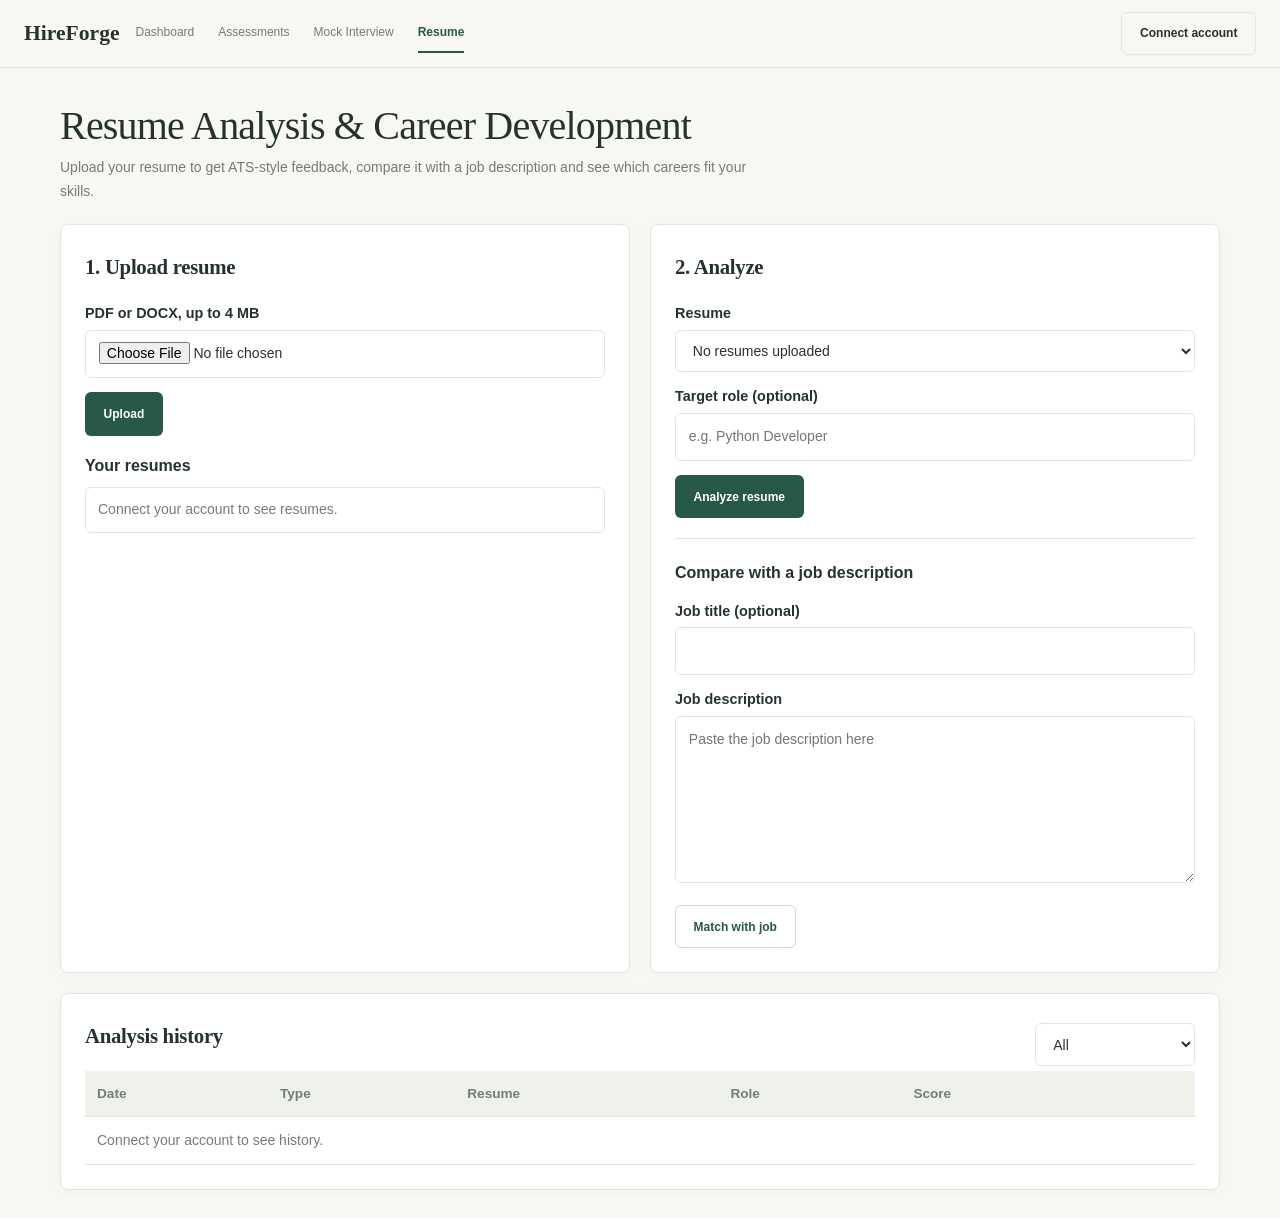
<file: public/resume/index.html>
<!DOCTYPE html>
<html lang="en">
<head>
    <meta charset="UTF-8">
    <meta name="viewport" content="width=device-width, initial-scale=1.0">
    <title>HireForge | Resume Analysis</title>
    <link rel="stylesheet" href="css/resume.css">
</head>
<body>
<header class="topbar">
    <a class="brand" href="../index.html">HireForge</a>
    <nav aria-label="Main navigation">
        <a href="../dashboard.html">Dashboard</a>
        <a href="../assessments/index.html">Assessments</a>
        <a href="/interview/">Mock Interview</a>
        <a href="index.html" aria-current="page">Resume</a>
    </nav>
    <button id="authButton" class="btn btn-ghost" type="button">Connect account</button>
</header>

<main class="container">
    <section class="hero">
        <h1>Resume Analysis &amp; Career Development</h1>
        <p>Upload your resume to get ATS-style feedback, compare it with a job description and see which careers fit your skills.</p>
    </section>

    <div id="notice" class="notice" role="status" aria-live="polite" hidden></div>

    <div class="grid">
        <section class="card" aria-labelledby="uploadTitle">
            <h2 id="uploadTitle">1. Upload resume</h2>
            <form id="uploadForm">
                <label for="resumeFile">PDF or DOCX, up to 4 MB</label>
                <input id="resumeFile" type="file" accept=".pdf,.docx,application/pdf,application/vnd.openxmlformats-officedocument.wordprocessingml.document" required>
                <button class="btn btn-primary" type="submit">Upload</button>
            </form>
            <h3>Your resumes</h3>
            <ul id="resumeList" class="plain-list"><li class="muted">Connect your account to see resumes.</li></ul>
        </section>

        <section class="card" aria-labelledby="analyzeTitle">
            <h2 id="analyzeTitle">2. Analyze</h2>
            <form id="analyzeForm">
                <label for="resumeSelect">Resume</label>
                <select id="resumeSelect" required></select>
                <label for="targetRole">Target role (optional)</label>
                <input id="targetRole" type="text" maxlength="150" placeholder="e.g. Python Developer">
                <button class="btn btn-primary" type="submit">Analyze resume</button>
            </form>
            <hr>
            <h3>Compare with a job description</h3>
            <form id="matchForm">
                <label for="jobTitle">Job title (optional)</label>
                <input id="jobTitle" type="text" maxlength="150">
                <label for="jobDescription">Job description</label>
                <textarea id="jobDescription" rows="6" maxlength="10000" placeholder="Paste the job description here" required></textarea>
                <button class="btn btn-secondary" type="submit">Match with job</button>
            </form>
        </section>
    </div>

    <section id="results" class="card" aria-live="polite" hidden></section>

    <section class="card" aria-labelledby="historyTitle">
        <div class="row-between">
            <h2 id="historyTitle">Analysis history</h2>
            <select id="historyFilter" aria-label="Filter history">
                <option value="">All</option>
                <option value="general">Resume analyses</option>
                <option value="job_match">Job matches</option>
            </select>
        </div>
        <div class="table-wrap">
            <table>
                <thead><tr><th>Date</th><th>Type</th><th>Resume</th><th>Role</th><th>Score</th><th></th></tr></thead>
                <tbody id="historyBody"><tr><td colspan="6" class="muted">Connect your account to see history.</td></tr></tbody>
            </table>
        </div>
    </section>
</main>

<dialog id="authDialog">
    <form id="authForm" method="dialog">
        <h2>Connect your HireForge account</h2>
        <p class="muted">Log in with the email and password you use on HireForge. If you already logged in on the HireForge login page, you are connected automatically.</p>
        <label for="loginEmail">Email</label>
        <input id="loginEmail" type="email" autocomplete="username">
        <label for="loginPassword">Password</label>
        <input id="loginPassword" type="password" autocomplete="current-password">
        <details>
            <summary>Or use an authentication token</summary>
            <label for="apiToken">Authentication token</label>
            <input id="apiToken" type="password" autocomplete="off">
        </details>
        <p id="authMessage" class="notice error" hidden></p>
        <div class="row-between">
            <button class="btn btn-ghost" type="button" id="authCancel">Cancel</button>
            <button class="btn btn-primary" type="submit">Connect</button>
        </div>
    </form>
</dialog>

<script src="js/resume.js"></script>
</body>
</html>
</file>
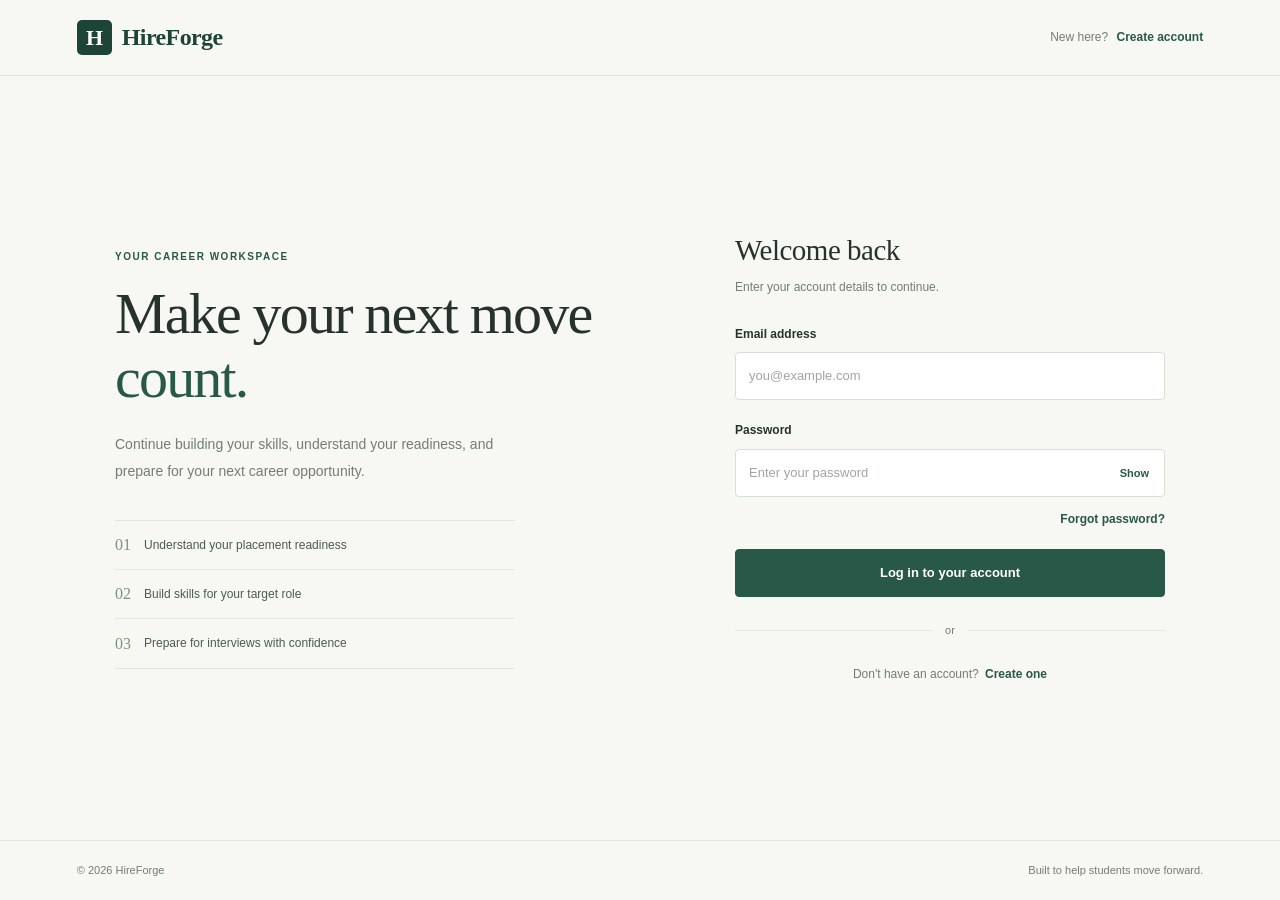
<file: public/dashboard.html>
<!DOCTYPE html>
<html lang="en">
<head>
  <meta charset="UTF-8">
  <meta name="viewport" content="width=device-width, initial-scale=1.0">
  <meta name="description" content="Your HireForge student dashboard.">
  <title>Dashboard | HireForge</title>
  <link rel="stylesheet" href="style.css">
  <style>
    :root {
      --background: #f7f7f3;
      --surface: #ffffff;
      --text: #26332c;
      --muted: #747d74;
      --border: #e2e6de;
      --green: #285847;
      --green-dark: #1d4436;
      --green-soft: #e7eee7;
    }

    * { box-sizing: border-box; }

    body {
      margin: 0;
      background: var(--background);
      color: var(--text);
      font: 14px/1.65 Inter, "Segoe UI", Arial, sans-serif;
    }

    a { color: inherit; text-decoration: none; }
    button { font: inherit; }

    a:focus-visible, button:focus-visible {
      outline: 3px solid #88ad97;
      outline-offset: 3px;
    }

    .dashboard {
      max-width: none;
      margin: 0;
      padding: 0 42px 40px 286px;
    }

    .dash-nav {
      position: fixed;
      inset: 0 auto 0 0;
      z-index: 10;
      display: flex;
      flex-direction: column;
      align-items: stretch;
      justify-content: flex-start;
      gap: 36px;
      width: 246px;
      padding: 29px 17px;
      background: var(--green-dark);
      border: 0;
      color: white;
    }

    .brand {
      display: flex;
      align-items: center;
      gap: 11px;
      padding: 0 12px;
      color: white;
      font: 700 25px Georgia, serif;
      letter-spacing: -.7px;
    }

    .brand-mark {
      display: grid;
      place-items: center;
      width: 35px;
      height: 35px;
      border-radius: 7px;
      background: #dfe9dc;
      color: var(--green-dark);
      font: 700 23px Georgia, serif;
    }

    .dash-links {
      display: flex;
      flex-direction: column;
      gap: 7px;
    }

    .dash-links a {
      display: flex;
      align-items: center;
      gap: 13px;
      padding: 12px 14px;
      border-radius: 6px;
      color: #d4e0d6;
      font-size: 13px;
      transition: background .15s, color .15s;
    }

    .dash-links a:hover,
    .dash-links a.active {
      background: #e5eee2;
      color: var(--green-dark);
    }

    .nav-symbol {
      display: inline-grid;
      place-items: center;
      width: 19px;
      font-size: 16px;
    }

    .nav-bottom {
      margin-top: auto;
      padding-top: 18px;
      border-top: 1px solid rgba(255,255,255,.2);
    }

    .dash-topbar {
      display: flex;
      align-items: center;
      justify-content: space-between;
      gap: 20px;
      min-height: 76px;
      border-bottom: 1px solid var(--border);
    }

    .breadcrumb {
      color: var(--muted);
      font-size: 12px;
    }

    .account {
      display: flex;
      align-items: center;
      gap: 10px;
      color: var(--text);
      font-size: 12px;
    }

    .avatar {
      display: grid;
      place-items: center;
      width: 34px;
      height: 34px;
      border-radius: 50%;
      background: #e2ebe0;
      color: var(--green);
      font-weight: 700;
    }

    .dash-hero {
      display: flex;
      justify-content: space-between;
      align-items: center;
      gap: 20px;
      padding: 35px 0 28px;
    }

    .dash-eyebrow {
      margin: 0 0 7px;
      color: var(--green);
      font-size: 10px;
      font-weight: 750;
      letter-spacing: 1.4px;
      text-transform: uppercase;
    }

    .dash-hero h1 {
      margin: 0;
      font: 500 clamp(29px, 3vw, 39px)/1.25 Georgia, serif;
      letter-spacing: -.8px;
    }

    .dash-muted {
      color: var(--muted);
      line-height: 1.7;
    }

    .dash-hero .dash-muted {
      margin: 9px 0 0;
      font-size: 13px;
    }

    .dash-button {
      display: inline-flex;
      justify-content: center;
      align-items: center;
      gap: 8px;
      min-height: 39px;
      padding: 10px 15px;
      border: 1px solid var(--green);
      border-radius: 5px;
      background: var(--green);
      color: white;
      font-size: 12px;
      font-weight: 650;
      cursor: pointer;
      transition: background .15s;
    }

    .dash-button:hover { background: var(--green-dark); }
    .dash-button:disabled { opacity: .65; cursor: wait; }

    .dash-button.secondary {
      border-color: var(--border);
      background: transparent;
      color: var(--green);
    }

    .dash-button.secondary:hover { background: var(--green-soft); }

    .dash-notice {
      margin: 0 0 22px;
      padding: 11px 14px;
      border-left: 3px solid var(--green);
      background: #edf2e9;
      color: var(--green-dark);
      font-size: 12px;
    }

    .overview {
      display: grid;
      grid-template-columns: minmax(0, 1.15fr) minmax(0, .85fr);
      border-top: 1px solid var(--border);
      border-bottom: 1px solid var(--border);
    }

    .overview-main {
      padding: 27px 30px 28px 0;
    }

    .overview-side {
      padding: 27px 0 28px 30px;
      border-left: 1px solid var(--border);
    }

    .section-label {
      margin: 0 0 17px;
      color: var(--muted);
      font-size: 10px;
      font-weight: 750;
      letter-spacing: 1.2px;
      text-transform: uppercase;
    }

    .education-line {
      display: flex;
      align-items: flex-start;
      gap: 28px;
    }

    .education-score {
      min-width: 94px;
      padding-right: 25px;
      border-right: 1px solid var(--border);
    }

    .education-score strong {
      display: block;
      color: var(--green);
      font: 500 34px/1.2 Georgia, serif;
    }

    .education-score span {
      color: var(--muted);
      font-size: 11px;
    }

    .education-details h2 {
      margin: 1px 0 4px;
      font-size: 15px;
      overflow-wrap: anywhere;
    }

    .education-details p {
      margin: 0;
      font-size: 12px;
    }

    .meta-line {
      display: flex;
      flex-wrap: wrap;
      gap: 8px 20px;
      margin-top: 16px;
      color: var(--muted);
      font-size: 11px;
    }

    .meta-line strong { color: var(--text); }

    .completion-number {
      display: flex;
      align-items: baseline;
      justify-content: space-between;
      gap: 12px;
    }

    .completion-number strong {
      color: var(--green);
      font: 500 29px Georgia, serif;
    }

    .completion-number span {
      color: var(--muted);
      font-size: 11px;
    }

    .dash-progress {
      height: 5px;
      margin: 13px 0 11px;
      overflow: hidden;
      background: #e6e9e2;
    }

    .dash-progress span {
      display: block;
      width: 0;
      height: 100%;
      background: var(--green);
      transition: width .25s;
    }

    .overview-side p { margin: 0 0 15px; font-size: 12px; }

    .dash-section { margin-top: 35px; }

    .dash-section-title {
      display: flex;
      justify-content: space-between;
      align-items: center;
      gap: 14px;
      margin-bottom: 16px;
    }

    .dash-section-title h2,
    .dash-section > h2 {
      margin: 0;
      font: 500 23px/1.3 Georgia, serif;
      letter-spacing: -.3px;
    }

    .section-caption {
      margin: 5px 0 0;
      color: var(--muted);
      font-size: 12px;
    }

    .tools-list { border-top: 1px solid var(--border); }

    .tool-row {
      display: grid;
      grid-template-columns: 42px minmax(0, 1fr) auto;
      align-items: center;
      gap: 15px;
      padding: 17px 0;
      border-bottom: 1px solid var(--border);
    }

    .tool-number {
      color: #839486;
      font: 500 18px Georgia, serif;
    }

    .tool-copy h3 {
      margin: 0 0 3px;
      font-size: 13px;
      font-weight: 650;
    }

    .tool-copy p {
      margin: 0;
      color: var(--muted);
      font-size: 12px;
    }

    .tool-link {
      color: var(--green);
      font-size: 12px;
      font-weight: 650;
      white-space: nowrap;
    }

    .tool-link:hover { color: var(--green-dark); }

    .assessment-card {
      padding: 27px 0;
      border-top: 1px solid var(--border);
      border-bottom: 1px solid var(--border);
    }

    .assessment-intro { max-width: 670px; }
    .assessment-intro h2 { margin: 0; font: 500 25px Georgia, serif; }
    .assessment-intro .dash-muted { margin: 9px 0; font-size: 12px; }

    .assessment-actions {
      display: flex;
      align-items: center;
      flex-wrap: wrap;
      gap: 10px;
      margin-top: 16px;
    }

    .assessment-status {
      margin: 13px 0 0;
      color: var(--muted);
      font-size: 12px;
    }

    .assessment-results { margin-top: 25px; }

    .assessment-score-row {
      display: flex;
      align-items: center;
      gap: 22px;
      padding: 20px;
      background: #edf2e9;
    }

    .assessment-score {
      display: grid;
      flex: 0 0 88px;
      width: 88px;
      height: 88px;
      place-items: center;
      border: 6px solid #cdddc9;
      border-radius: 50%;
      background: white;
      color: var(--green);
      font-size: 20px;
      font-weight: 750;
    }

    .assessment-score-row h3 { margin: 4px 0; font-size: 15px; }
    .assessment-score-row p { margin: 0; font-size: 12px; }

    .assessment-result-grid {
      display: grid;
      grid-template-columns: repeat(2, minmax(0, 1fr));
      column-gap: 32px;
      margin-top: 22px;
    }

    .assessment-subcard {
      padding: 20px 0;
      border-bottom: 1px solid var(--border);
      min-width: 0;
    }

    .assessment-subcard h3 {
      margin: 0 0 12px;
      font-size: 13px;
    }

    .assessment-list {
      display: grid;
      gap: 12px;
      margin: 0;
      padding-left: 19px;
    }

    .assessment-list li {
      font-size: 12px;
      line-height: 1.6;
      overflow-wrap: anywhere;
    }

    .assessment-list p {
      margin: 4px 0 0;
      color: var(--muted);
    }

    .assessment-priority {
      margin-left: 6px;
      color: var(--green);
      font-size: 10px;
      font-weight: 700;
    }

    .assessment-disclaimer {
      color: var(--muted);
      font-size: 11px;
      line-height: 1.7;
    }

    .skills-list {
      display: flex;
      flex-wrap: wrap;
      gap: 8px;
      padding: 15px 0;
      border-top: 1px solid var(--border);
      border-bottom: 1px solid var(--border);
    }

    .dash-tag {
      padding: 5px 10px;
      border: 1px solid #dce4d9;
      border-radius: 4px;
      background: #edf2e9;
      color: var(--green-dark);
      font-size: 11px;
    }

    .dash-empty {
      color: var(--muted);
      font-size: 12px;
    }

    .lower-grid {
      display: grid;
      grid-template-columns: repeat(3, minmax(0, 1fr));
      gap: 30px;
    }

    .data-section {
      min-width: 0;
      padding-top: 22px;
      border-top: 1px solid var(--border);
    }

    .data-section h2 {
      margin: 0 0 16px;
      font: 500 20px Georgia, serif;
    }

    .dash-list { display: grid; }

    .dash-item {
      padding: 12px 0;
      border-top: 1px solid var(--border);
      overflow-wrap: anywhere;
    }

    .dash-item h3 {
      margin: 0 0 5px;
      font-size: 12px;
    }

    .dash-item p {
      margin: 4px 0;
      color: var(--muted);
      font-size: 11px;
    }

    .dash-item a {
      display: inline-block;
      margin-top: 5px;
      color: var(--green);
      font-size: 11px;
    }

    .dash-footer {
      margin-top: 42px;
      padding-top: 17px;
      border-top: 1px solid var(--border);
      color: var(--muted);
      font-size: 11px;
    }

    [hidden] { display: none !important; }

    @media (max-width: 1000px) {
      .dashboard { padding-right: 26px; padding-left: 270px; }
      .overview { grid-template-columns: 1fr; }
      .overview-main { padding-right: 0; }
      .overview-side {
        padding: 22px 0;
        border-top: 1px solid var(--border);
        border-left: 0;
      }
      .lower-grid { grid-template-columns: repeat(2, minmax(0, 1fr)); }
    }

    @media (max-width: 700px) {
      .dashboard { padding: 0 19px 30px; }
      .dash-nav {
        position: static;
        width: auto;
        gap: 18px;
        margin: 0 -19px;
        padding: 16px 19px;
      }
      .brand { padding: 0; font-size: 22px; }
      .dash-links {
        flex-direction: row;
        gap: 5px;
        overflow-x: auto;
        padding-bottom: 3px;
      }
      .dash-links a {
        flex: 0 0 auto;
        gap: 7px;
        padding: 9px 10px;
        font-size: 11px;
      }
      .nav-bottom { display: flex; margin-top: 0; padding-top: 0; border: 0; }
      .dash-topbar { min-height: 53px; }
      .dash-hero { align-items: flex-start; flex-direction: column; padding: 27px 0 22px; }
      .overview-main { padding-top: 22px; }
      .education-line { gap: 16px; }
      .education-score { min-width: 80px; padding-right: 15px; }
      .education-score strong { font-size: 29px; }
      .assessment-result-grid { grid-template-columns: 1fr; }
      .lower-grid { grid-template-columns: 1fr; gap: 24px; }
    }

    @media (max-width: 430px) {
      .tool-row { grid-template-columns: 25px minmax(0, 1fr); gap: 10px; }
      .tool-row > a { grid-column: 2; }
      .assessment-score-row { align-items: flex-start; gap: 14px; padding: 14px; }
      .assessment-score { flex-basis: 70px; width: 70px; height: 70px; font-size: 17px; }
    }

    @media (prefers-reduced-motion: reduce) {
      *, *::before, *::after { scroll-behavior: auto !important; transition: none !important; }
    }
  </style>
</head>
<body>
  <main class="dashboard">
    <nav class="dash-nav" aria-label="Main navigation">
      <a class="brand" href="index.html">
        <span class="brand-mark">H</span>
        <span>HireForge</span>
      </a>

      <div class="dash-links">
        <a class="active" href="#overview"><span class="nav-symbol">⌂</span>Dashboard</a>
        <a href="#aiAssessment"><span class="nav-symbol">▥</span>Readiness</a>
        <a href="assessments/index.html"><span class="nav-symbol">✓</span>Assessments</a>
        <a href="/interview/"><span class="nav-symbol">◉</span>Mock interview</a>
        <a href="resume/index.html"><span class="nav-symbol">▤</span>Resume</a>
        <a href="#skills"><span class="nav-symbol">⌘</span>My skills</a>
        <a href="profile.html"><span class="nav-symbol">◎</span>Edit profile</a>
      </div>

      <div class="nav-bottom">
        <div class="dash-links">
          <a href="login.html" id="logoutLink"><span class="nav-symbol">↪</span>Log out</a>
        </div>
      </div>
    </nav>

    <header class="dash-topbar">
      <span class="breadcrumb">Workspace / Dashboard</span>
      <div class="account">
        <span class="avatar" id="userAvatar">S</span>
        <span id="accountName">Student</span>
      </div>
    </header>

    <header class="dash-hero" id="overview">
      <div>
        <p class="dash-eyebrow">Your career workspace</p>
        <h1 id="welcomeTitle">Welcome to HireForge</h1>
        <p class="dash-muted">Your profile, preparation, and next steps — all in one place.</p>
      </div>
      <a class="dash-button" href="profile.html">Update profile ↗</a>
    </header>

    <div id="dashboardNotice" class="dash-notice" role="status" aria-live="polite" hidden></div>

    <section class="overview" aria-label="Profile overview">
      <div class="overview-main">
        <p class="section-label">Education overview</p>
        <div class="education-line">
          <div class="education-score">
            <strong id="cgpaValue">—</strong>
            <span>CGPA / 10</span>
          </div>
          <div class="education-details">
            <h2 id="degreeValue">Degree not available</h2>
            <p class="dash-muted" id="collegeValue">College not provided</p>
            <div class="meta-line">
              <span>Graduation <strong id="graduationValue">Not provided</strong></span>
              <span>Goal <strong id="careerValue">Not selected</strong></span>
            </div>
          </div>
        </div>
      </div>

      <div class="overview-side">
        <p class="section-label">Profile completion</p>
        <div class="completion-number">
          <strong id="completionValue">0%</strong>
          <span>Profile progress</span>
        </div>
        <div class="dash-progress" id="completionBar" role="progressbar" aria-label="Profile completion" aria-valuemin="0" aria-valuemax="100" aria-valuenow="0">
          <span id="completionFill"></span>
        </div>
        <p class="dash-muted" id="completionDescription">Complete your profile to improve your career guidance.</p>
        <a href="profile.html" class="tool-link">Review profile →</a>
      </div>
    </section>

    <section class="dash-section" id="tools">
      <div class="dash-section-title">
        <div>
          <h2>Your next move</h2>
          <p class="section-caption">Choose an area to work on next.</p>
        </div>
      </div>

      <div class="tools-list">
        <div class="tool-row">
          <span class="tool-number">01</span>
          <div class="tool-copy">
            <h3>AI readiness assessment</h3>
            <p>Understand your current preparation and identify priority skill gaps.</p>
          </div>
          <a class="tool-link" href="#aiAssessment">View readiness →</a>
        </div>
        <div class="tool-row">
          <span class="tool-number">02</span>
          <div class="tool-copy">
            <h3>Skill assessments</h3>
            <p>Practise aptitude, DSA, and technical questions.</p>
          </div>
          <a class="tool-link" href="assessments/index.html">Practise →</a>
        </div>
        <div class="tool-row">
          <span class="tool-number">03</span>
          <div class="tool-copy">
            <h3>AI mock interview</h3>
            <p>Practise interview questions and receive feedback.</p>
          </div>
          <a class="tool-link" href="/interview/">Start interview →</a>
        </div>
        <div class="tool-row">
          <span class="tool-number">04</span>
          <div class="tool-copy">
            <h3>Resume analysis</h3>
            <p>Review resume feedback, ATS suggestions, and career alignment.</p>
          </div>
          <a class="tool-link" href="resume/index.html">Review resume →</a>
        </div>
      </div>
    </section>

    <section class="dash-section assessment-card" id="aiAssessment">
      <div class="assessment-intro">
        <p class="dash-eyebrow">Personalized career guidance</p>
        <h2>AI readiness assessment</h2>
        <p class="dash-muted">Review your preparation for your target role and get practical recommendations based on your profile.</p>
      </div>

      <p id="assessmentRole" class="dash-muted">Your target role will personalize this assessment.</p>

      <div class="assessment-actions">
        <button class="dash-button" id="generateAssessmentButton" type="button">Predict &amp; analyze skill gaps</button>
        <a class="dash-button secondary" href="profile.html">Improve profile</a>
      </div>

      <p id="assessmentStatus" class="assessment-status" role="status" aria-live="polite">Your assessment has not been generated yet.</p>

      <div id="assessmentResults" class="assessment-results" hidden>
        <div class="assessment-score-row">
          <div class="assessment-score" id="assessmentScore" aria-label="Readiness score">—</div>
          <div>
            <p class="dash-eyebrow" id="assessmentTargetRole">Target role</p>
            <h3>Your current preparation</h3>
            <p id="assessmentSummary" class="dash-muted"></p>
          </div>
        </div>

        <div class="assessment-result-grid">
          <article class="assessment-subcard">
            <h3>Strengths</h3>
            <ul id="assessmentStrengths" class="assessment-list"></ul>
          </article>
          <article class="assessment-subcard">
            <h3>Skill gaps to prioritize</h3>
            <ul id="assessmentSkillGaps" class="assessment-list"></ul>
          </article>
          <article class="assessment-subcard">
            <h3>Recommended action plan</h3>
            <ol id="assessmentActionPlan" class="assessment-list"></ol>
          </article>
          <article class="assessment-subcard">
            <h3>Profile improvements</h3>
            <ul id="assessmentProfileImprovements" class="assessment-list"></ul>
          </article>
        </div>

        <p id="assessmentLimitations" class="assessment-disclaimer"></p>
        <p id="assessmentDisclaimer" class="assessment-disclaimer"></p>
      </div>
    </section>

    <section class="dash-section" id="skills">
      <div class="dash-section-title">
        <div>
          <h2>Technical skills</h2>
          <p class="section-caption">Skills saved in your profile.</p>
        </div>
        <a href="profile.html" class="tool-link">Edit skills →</a>
      </div>
      <div id="skillsList" class="skills-list"></div>
      <p id="skillsEmpty" class="dash-empty" hidden>No technical skills saved yet. Add skills to your profile.</p>
    </section>

    <section class="dash-section lower-grid">
      <article class="data-section">
        <h2>Core readiness</h2>
        <div id="readinessList" class="dash-list"></div>
      </article>
      <article class="data-section">
        <h2>Projects</h2>
        <div id="projectsList" class="dash-list"></div>
      </article>
      <article class="data-section">
        <h2>Internships</h2>
        <div id="internshipsList" class="dash-list"></div>
      </article>
    </section>

    <section class="dash-section">
      <div class="dash-section-title">
        <h2>Certifications</h2>
        <a href="profile-details.html" class="tool-link">Edit experience →</a>
      </div>
      <div id="certificationsList" class="dash-list"></div>
    </section>

    <footer class="dash-footer">HireForge · Profile information is loaded from your account.</footer>
  </main>

  <script>
    (async () => {
      const API_BASE = window.HIREFORGE_API_ROOT ||
        (location.port === "5500" || location.protocol === "file:"
          ? "http://127.0.0.1:8000/api"
          : "/api");

      const token = localStorage.getItem("hireforgeToken");
      const byId = id => document.getElementById(id);
      const setText = (id, value) => {
        const element = byId(id);
        if (element) element.textContent = value ?? "";
      };

      const showNotice = message => {
        const notice = byId("dashboardNotice");
        notice.textContent = message;
        notice.hidden = false;
      };

      byId("logoutLink").addEventListener("click", event => {
        event.preventDefault();
        localStorage.removeItem("hireforgeToken");
        localStorage.removeItem("hireforgeEmail");
        localStorage.removeItem("hireforgeUsername");
        sessionStorage.removeItem("hireforgeProfileDraft");
        window.location.href = "login.html";
      });

      function renderAssessmentList(id, items, emptyMessage) {
        const list = byId(id);
        list.replaceChildren();

        if (!Array.isArray(items) || items.length === 0) {
          const emptyItem = document.createElement("li");
          emptyItem.textContent = emptyMessage;
          list.appendChild(emptyItem);
          return;
        }

        items.forEach(entry => {
          const item = document.createElement("li");

          if (typeof entry === "string") {
            item.textContent = entry;
          } else if (entry && typeof entry === "object") {
            const heading = document.createElement("strong");
            heading.textContent =
              entry.skill || entry.step || entry.title || "Recommendation";
            item.appendChild(heading);

            if (entry.priority) {
              const priority = document.createElement("span");
              priority.className = "assessment-priority";
              priority.textContent = `${entry.priority} priority`;
              item.appendChild(priority);
            }

            const explanation = entry.reason || entry.description || "";
            if (explanation) {
              const paragraph = document.createElement("p");
              paragraph.textContent = explanation;
              item.appendChild(paragraph);
            }
          } else {
            item.textContent = String(entry ?? "");
          }

          list.appendChild(item);
        });
      }

      function displayAssessment(payload) {
        const assessment = payload.assessment;

        if (!assessment || typeof assessment !== "object") {
          throw new Error("The server did not return an assessment.");
        }

        const score = Number(assessment.readiness_score);

        setText(
          "assessmentScore",
          Number.isFinite(score)
            ? `${Math.max(0, Math.min(100, Math.round(score)))}/100`
            : "—"
        );

        setText(
          "assessmentTargetRole",
          assessment.target_role ||
            byId("careerValue").textContent ||
            "Your target role"
        );

        setText(
          "assessmentSummary",
          assessment.summary || "No summary was provided."
        );

        renderAssessmentList(
          "assessmentStrengths",
          assessment.strengths,
          "No strengths were returned."
        );

        renderAssessmentList(
          "assessmentSkillGaps",
          assessment.skill_gaps,
          "No skill gaps were returned."
        );

        renderAssessmentList(
          "assessmentActionPlan",
          assessment.action_plan,
          "No action steps were returned."
        );

        renderAssessmentList(
          "assessmentProfileImprovements",
          assessment.profile_items_to_improve,
          "No profile improvements were returned."
        );

        setText(
          "assessmentLimitations",
          assessment.limitations
            ? `Assessment limitations: ${assessment.limitations}`
            : ""
        );

        setText(
          "assessmentDisclaimer",
          payload.disclaimer ||
            "This assessment provides indicative preparation guidance, not a validated probability of getting hired or placed."
        );

        byId("assessmentResults").hidden = false;
      }

      async function loadSavedAssessment() {
        const status = byId("assessmentStatus");
        status.textContent = "Loading your saved assessment…";

        try {
          const response = await fetch(`${API_BASE}/assessment/`, {
            headers: {
              Authorization: `Token ${token}`,
              "Content-Type": "application/json"
            }
          });

          if (response.status === 401 || response.status === 403) {
            localStorage.removeItem("hireforgeToken");
            window.location.href = "login.html";
            return;
          }

          if (!response.ok) {
            throw new Error("Could not load your saved assessment.");
          }

          const payload = await response.json();

          if (!payload.assessment ||
              typeof payload.assessment !== "object") {
            byId("assessmentResults").hidden = true;
            status.textContent = "No saved assessment is available yet.";
            return;
          }

          displayAssessment(payload);

          status.textContent = payload.created_at
            ? `Saved assessment loaded · ${new Date(payload.created_at).toLocaleString()}`
            : "Your saved assessment has been loaded.";
        } catch (error) {
          status.textContent =
            error.message || "Could not load your saved assessment.";
        }
      }

      byId("generateAssessmentButton").addEventListener(
        "click",
        async () => {
          const button = byId("generateAssessmentButton");
          const status = byId("assessmentStatus");

          button.disabled = true;
          button.textContent = "Generating assessment…";
          status.textContent =
            "Your profile is being analyzed. This may take a little while.";

          try {
            const response = await fetch(`${API_BASE}/assessment/`, {
              method: "POST",
              headers: {
                Authorization: `Token ${token}`,
                "Content-Type": "application/json"
              },
              body: "{}"
            });

            let payload = {};

            try {
              payload = await response.json();
            } catch {}

            if (response.status === 401 || response.status === 403) {
              localStorage.removeItem("hireforgeToken");
              window.location.href = "login.html";
              return;
            }

            if (!response.ok) {
              throw new Error(
                payload.detail ||
                  `Assessment failed (HTTP ${response.status}).`
              );
            }

            displayAssessment(payload);
            status.textContent = "Assessment generated successfully.";
          } catch (error) {
            status.textContent =
              error.message ||
              "Could not generate the assessment. Please try again.";
          } finally {
            button.disabled = false;
            button.textContent = "Predict & analyze skill gaps";
          }
        }
      );

      if (!token) {
        showNotice("Please log in to view your saved HireForge profile.");
        window.location.href = "login.html";
        return;
      }

      try {
        const response = await fetch(`${API_BASE}/profile/`, {
          headers: {
            Authorization: `Token ${token}`,
            "Content-Type": "application/json"
          }
        });

        if (response.status === 401 || response.status === 403) {
          localStorage.removeItem("hireforgeToken");
          showNotice(
            "Your login session is no longer valid. Please log in again."
          );
          window.location.href = "login.html";
          return;
        }

        if (!response.ok) {
          throw new Error(
            `Could not load your profile (HTTP ${response.status}).`
          );
        }

        const data = await response.json();

        const profile = {
          fullName: data.full_name || "",
          degree: data.degree || "",
          college: data.college_name || "",
          cgpa: data.cgpa,
          graduationYear: data.graduation_year,
          targetRole: data.target_role || "",
          dsaRating: data.dsa_rating,
          aptitudeRating: data.aptitude_rating,
          communicationRating: data.communication_rating,
          technicalSkills: Array.isArray(data.technical_skills)
            ? data.technical_skills
            : [],
          projects: Array.isArray(data.projects) ? data.projects : [],
          internships: Array.isArray(data.internships)
            ? data.internships
            : [],
          certifications: Array.isArray(data.certifications)
            ? data.certifications
            : []
        };

        setText(
          "welcomeTitle",
          profile.fullName
            ? `Welcome back, ${profile.fullName}`
            : "Welcome to HireForge"
        );

        setText("accountName", profile.fullName || "Student");

        setText(
          "userAvatar",
          (profile.fullName || "S").trim().charAt(0).toUpperCase()
        );

        setText(
          "cgpaValue",
          profile.cgpa !== null &&
          profile.cgpa !== undefined &&
          profile.cgpa !== ""
            ? Number(profile.cgpa).toFixed(2)
            : "—"
        );

        setText("degreeValue", profile.degree || "Degree not available");
        setText("collegeValue", profile.college || "College not provided");
        setText("graduationValue", profile.graduationYear || "Not provided");
        setText("careerValue", profile.targetRole || "Not selected");

        setText(
          "assessmentRole",
          profile.targetRole
            ? `Assessment target: ${profile.targetRole}`
            : "Set your target role in your profile before generating an assessment."
        );

        let performance = {
          assessments: {},
          interview_count: 0,
          interview_average_out_of_10: null
        };

        try {
          const performanceResponse = await fetch(
            `${API_BASE}/performance/`,
            {
              headers: {
                Authorization: `Token ${token}`,
                "Content-Type": "application/json"
              }
            }
          );

          if (
            performanceResponse.status === 401 ||
            performanceResponse.status === 403
          ) {
            localStorage.removeItem("hireforgeToken");
            window.location.href = "login.html";
            return;
          }

          if (performanceResponse.ok) {
            performance = await performanceResponse.json();
          } else {
            console.error(
              "Could not load performance data:",
              performanceResponse.status
            );
          }
        } catch (error) {
          console.error("Could not load performance data:", error);
        }

        const readinessList = byId("readinessList");
        readinessList.replaceChildren();

        const profileRows = [
          {
            label: "Data structures and algorithms",
            value: profile.dsaRating,
            assessmentType: "dsa"
          },
          {
            label: "Aptitude",
            value: profile.aptitudeRating,
            assessmentType: "aptitude"
          },
          {
            label: "Communication",
            value: profile.communicationRating,
            assessmentType: null
          }
        ];

        function addReadinessItem(label, details) {
          const item = document.createElement("div");
          item.className = "dash-item";

          const heading = document.createElement("h3");
          heading.textContent = label;

          const score = document.createElement("p");
          score.textContent = details;

          item.append(heading, score);
          readinessList.appendChild(item);
        }

        profileRows.forEach(({ label, value, assessmentType }) => {
          const profileScore =
            value !== null && value !== undefined && value !== ""
              ? `Profile self-rating: ${value}/10`
              : "Profile self-rating: Not rated";

          const result = assessmentType
            ? performance.assessments?.[assessmentType]
            : null;

          const actualScore =
            result &&
            result.average_score !== null &&
            result.average_score !== undefined
              ? `Completed assessment average: ${Number(result.average_score).toFixed(2)}% (${result.attempts} attempt${result.attempts === 1 ? "" : "s"})`
              : "No completed assessment yet";

          addReadinessItem(
            label,
            `${profileScore} · ${actualScore}`
          );
        });

        const technicalResult = performance.assessments?.technical;

        addReadinessItem(
          "Technical skills assessment",
          technicalResult &&
          technicalResult.average_score !== null &&
          technicalResult.average_score !== undefined
            ? `Completed assessment average: ${Number(technicalResult.average_score).toFixed(2)}% (${technicalResult.attempts} attempt${technicalResult.attempts === 1 ? "" : "s"})`
            : "No completed technical assessment yet"
        );

        addReadinessItem(
          "Mock interviews",
          performance.interview_count > 0
            ? `${performance.interview_count} completed interview${performance.interview_count === 1 ? "" : "s"} · Average score: ${
                performance.interview_average_out_of_10 !== null &&
                performance.interview_average_out_of_10 !== undefined
                  ? `${Number(performance.interview_average_out_of_10).toFixed(2)}/10`
                  : "Unavailable"
              }`
            : "No completed interviews yet"
        );

        const skillsList = byId("skillsList");
        skillsList.replaceChildren();
        byId("skillsEmpty").hidden = profile.technicalSkills.length > 0;

        profile.technicalSkills.forEach(skill => {
          const tag = document.createElement("span");
          tag.className = "dash-tag";
          tag.textContent = typeof skill === "string"
            ? skill
            : `${skill.name || "Skill"}${skill.rating ? ` · ${skill.rating}/10` : ""}`;

          skillsList.appendChild(tag);
        });

        function renderItems(containerId, items, type) {
          const container = byId(containerId);
          container.replaceChildren();

          if (!items.length) {
            const empty = document.createElement("p");
            empty.className = "dash-empty";
            empty.textContent = `No ${type} added yet.`;
            container.appendChild(empty);
            return;
          }

          items.forEach(entry => {
            const item = document.createElement("article");
            item.className = "dash-item";

            const heading = document.createElement("h3");
            heading.textContent =
              entry.title ||
              entry.organization ||
              entry.name ||
              "Untitled entry";

            item.appendChild(heading);

            Object.entries(entry).forEach(([field, value]) => {
              if (!value || field === "title" || field === "link") return;

              const paragraph = document.createElement("p");
              const label = field
                .replace(/([A-Z])/g, " $1")
                .replace(/^./, c => c.toUpperCase());

              paragraph.textContent = `${label}: ${value}`;
              item.appendChild(paragraph);
            });

            if (entry.link) {
              try {
                const url = new URL(entry.link);

                if (["https:", "http:"].includes(url.protocol)) {
                  const link = document.createElement("a");
                  link.href = url.href;
                  link.target = "_blank";
                  link.rel = "noopener noreferrer";
                  link.textContent = "Open link ↗";
                  item.appendChild(link);
                }
              } catch {}
            }

            container.appendChild(item);
          });
        }

        renderItems("projectsList", profile.projects, "projects");
        renderItems("internshipsList", profile.internships, "internships");
        renderItems(
          "certificationsList",
          profile.certifications,
          "certifications"
        );

        const checks = [
          Boolean(profile.degree && profile.college),
          profile.cgpa !== null &&
            profile.cgpa !== undefined &&
            profile.cgpa !== "",
          Boolean(profile.graduationYear),
          profile.technicalSkills.length > 0,
          profile.dsaRating !== null && profile.dsaRating !== undefined,
          profile.aptitudeRating !== null &&
            profile.aptitudeRating !== undefined,
          profile.communicationRating !== null &&
            profile.communicationRating !== undefined,
          Boolean(profile.targetRole),
          profile.projects.length > 0,
          profile.internships.length > 0,
          profile.certifications.length > 0
        ];

        const completion = Math.round(
          checks.filter(Boolean).length / checks.length * 100
        );

        setText("completionValue", `${completion}%`);
        byId("completionFill").style.width = `${completion}%`;
        byId("completionBar").setAttribute(
          "aria-valuenow",
          String(completion)
        );

        setText(
          "completionDescription",
          completion === 100
            ? "All profile sections have been completed."
            : "Complete the missing sections to increase your profile completion."
        );

        showNotice(
          "Your profile has been loaded from your HireForge account."
        );

        await loadSavedAssessment();

        try {
          sessionStorage.setItem(
            "hireforgeProfileDraft",
            JSON.stringify({
              fullName: profile.fullName,
              degree: profile.degree,
              college: profile.college,
              cgpa: profile.cgpa,
              graduationYear: profile.graduationYear,
              targetRole: profile.targetRole,
              dsaLevel: profile.dsaRating,
              aptitudeLevel: profile.aptitudeRating,
              communicationLevel: profile.communicationRating,
              technicalSkills: profile.technicalSkills,
              projects: profile.projects,
              internships: profile.internships,
              certifications: profile.certifications
            })
          );
        } catch {}
      } catch (error) {
        showNotice(
          `${error.message} Your saved database profile has not been deleted.`
        );
      }
    })();
</script>
</body>
</html>
</file>
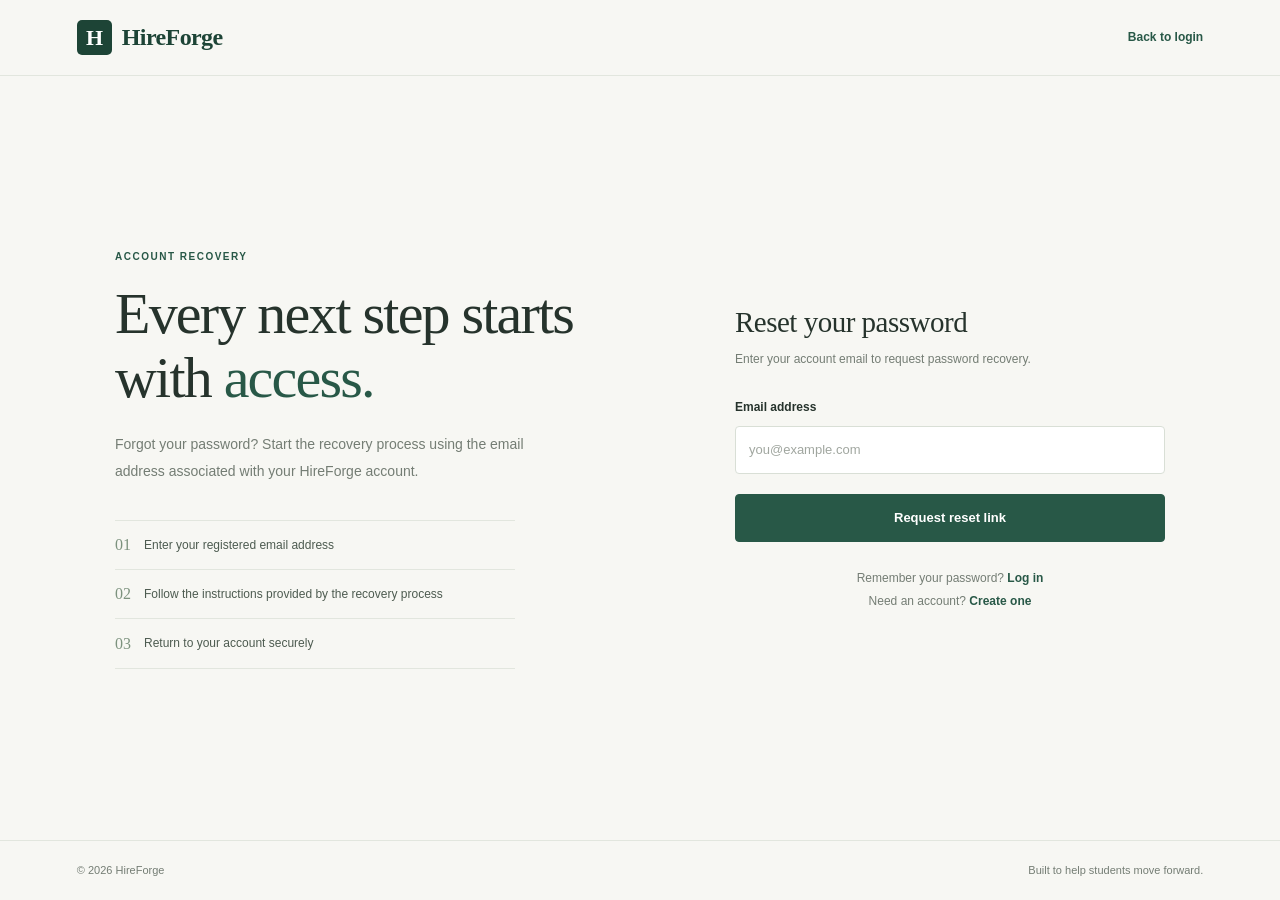
<file: public/forgot-password.html>
<!DOCTYPE html>
<html lang="en">
<head>
  <meta charset="UTF-8">
  <meta name="viewport" content="width=device-width, initial-scale=1.0">
  <meta name="description" content="Recover access to your HireForge account.">
  <title>Forgot Password | HireForge</title>
  <link rel="stylesheet" href="style.css">

  <style>
    :root {
      --auth-bg: #f7f7f3;
      --auth-text: #26332c;
      --auth-muted: #747d74;
      --auth-border: #e2e6de;
      --auth-green: #285847;
      --auth-dark: #1d4436;
      --auth-soft: #e7eee7;
    }

    * {
      box-sizing: border-box;
    }

    body {
      margin: 0;
      background: var(--auth-bg);
      color: var(--auth-text);
      font-family: Inter, "Segoe UI", Arial, sans-serif;
      font-size: 14px;
      -webkit-font-smoothing: antialiased;
    }

    a {
      color: inherit;
      text-decoration: none;
    }

    a:focus-visible,
    button:focus-visible,
    input:focus-visible {
      outline: 3px solid #88ad97;
      outline-offset: 3px;
    }

    .auth-page {
      min-height: 100vh;
      display: flex;
      flex-direction: column;
    }

    .auth-header {
      min-height: 76px;
      padding: 0 6%;
      display: flex;
      align-items: center;
      justify-content: space-between;
      gap: 20px;
      border-bottom: 1px solid var(--auth-border);
    }

    .auth-brand {
      display: inline-flex;
      align-items: center;
      gap: 10px;
      color: var(--auth-dark);
      font: 700 24px Georgia, "Times New Roman", serif;
      letter-spacing: -.6px;
    }

    .auth-brand-mark {
      display: grid;
      width: 35px;
      height: 35px;
      place-items: center;
      border-radius: 5px;
      background: var(--auth-dark);
      color: #fff;
      font-size: 22px;
    }

    .auth-header p {
      margin: 0;
      color: var(--auth-muted);
      font-size: 12px;
    }

    .auth-header p a,
    .auth-links a {
      color: var(--auth-green);
      font-weight: 700;
    }

    .auth-header p a:hover,
    .auth-links a:hover {
      text-decoration: underline;
    }

    .auth-main {
      width: min(100% - 40px, 1050px);
      margin: auto;
      padding: 62px 0;
      flex: 1;
      display: grid;
      grid-template-columns: minmax(0, 1fr) minmax(340px, 430px);
      align-items: center;
      gap: clamp(45px, 9vw, 125px);
    }

    .auth-intro-panel {
      max-width: 490px;
    }

    .auth-eyebrow {
      margin: 0 0 17px;
      color: var(--auth-green);
      font-size: 10px;
      font-weight: 750;
      letter-spacing: 1.5px;
      text-transform: uppercase;
    }

    .auth-intro-panel h1 {
      margin: 0;
      font: 500 clamp(37px, 4.7vw, 58px)/1.12 Georgia, "Times New Roman", serif;
      letter-spacing: -1.8px;
    }

    .auth-intro-panel h1 span {
      color: var(--auth-green);
    }

    .auth-intro {
      max-width: 410px;
      margin: 20px 0 0;
      color: var(--auth-muted);
      font-size: 14px;
      line-height: 1.9;
    }

    .auth-points {
      display: grid;
      max-width: 400px;
      margin-top: 35px;
      border-top: 1px solid var(--auth-border);
    }

    .auth-point {
      display: flex;
      align-items: center;
      gap: 13px;
      padding: 14px 0;
      border-bottom: 1px solid var(--auth-border);
      color: #4d5b50;
      font-size: 12px;
    }

    .auth-point-number {
      color: #7c927e;
      font: 500 16px Georgia, "Times New Roman", serif;
    }

    .auth-form-panel {
      min-width: 0;
    }

    .auth-form-heading {
      margin-bottom: 27px;
    }

    .auth-form-heading h2 {
      margin: 0 0 7px;
      font: 500 29px/1.3 Georgia, "Times New Roman", serif;
      letter-spacing: -.5px;
    }

    .auth-form-heading p {
      margin: 0;
      color: var(--auth-muted);
      font-size: 12px;
      line-height: 1.8;
    }

    .auth-form {
      display: grid;
      gap: 20px;
    }

    .auth-field {
      display: grid;
      gap: 8px;
    }

    .auth-field label {
      color: var(--auth-text);
      font-size: 12px;
      font-weight: 650;
    }

    .auth-field input {
      width: 100%;
      min-height: 46px;
      padding: 12px 13px;
      border: 1px solid #d9dfd6;
      border-radius: 4px;
      outline: none;
      background: #fff;
      color: var(--auth-text);
      font: inherit;
      font-size: 13px;
      transition: border-color .15s, box-shadow .15s;
    }

    .auth-field input:focus {
      border-color: var(--auth-green);
      box-shadow: 0 0 0 3px rgba(40, 88, 71, .08);
    }

    .auth-field input::placeholder {
      color: #a0a69f;
    }

    .auth-submit {
      width: 100%;
      min-height: 46px;
      padding: 12px 18px;
      border: 1px solid var(--auth-green);
      border-radius: 4px;
      background: var(--auth-green);
      color: #fff;
      font-size: 13px;
      font-weight: 700;
      cursor: pointer;
      transition: background .15s;
    }

    .auth-submit:hover {
      background: var(--auth-dark);
    }

    .auth-submit:disabled {
      cursor: wait;
      opacity: .7;
    }

    .auth-message {
      display: none;
      margin: 0;
      padding: 11px 12px;
      border-left: 3px solid var(--auth-green);
      background: var(--auth-soft);
      color: var(--auth-dark);
      font-size: 12px;
      line-height: 1.7;
      overflow-wrap: anywhere;
    }

    .auth-message.is-visible {
      display: block;
    }

    .auth-message.is-error {
      border-left-color: #a33d32;
      background: #f8eae7;
      color: #8a3327;
    }

    .auth-message.is-info {
      background: var(--auth-soft);
      color: var(--auth-dark);
    }

    .auth-links {
      margin-top: 25px;
      color: var(--auth-muted);
      font-size: 12px;
      line-height: 1.9;
      text-align: center;
    }

    .auth-footer {
      display: flex;
      align-items: center;
      justify-content: space-between;
      gap: 15px;
      padding: 20px 6%;
      border-top: 1px solid var(--auth-border);
      color: var(--auth-muted);
      font-size: 11px;
    }

    @media (max-width: 760px) {
      .auth-header {
        min-height: 68px;
        padding: 0 20px;
      }

      .auth-main {
        width: min(100% - 40px, 430px);
        grid-template-columns: minmax(0, 1fr);
        gap: 36px;
        padding: 42px 0;
      }

      .auth-intro-panel {
        max-width: 100%;
      }

      .auth-intro-panel h1 {
        font-size: clamp(37px, 9vw, 48px);
      }

      .auth-points {
        margin-top: 22px;
      }

      .auth-footer {
        padding: 18px 20px;
        flex-wrap: wrap;
      }
    }

    @media (max-width: 400px) {
      .auth-brand {
        font-size: 21px;
      }

      .auth-header p {
        font-size: 11px;
      }

      .auth-main {
        width: calc(100% - 32px);
      }
    }

    @media (prefers-reduced-motion: reduce) {
      *,
      *::before,
      *::after {
        transition: none !important;
      }
    }
  </style>

  <script src="script.js" defer></script>
</head>
<body>
  <div class="auth-page">
    <header class="auth-header">
      <a class="auth-brand" href="index.html">
        <span class="auth-brand-mark" aria-hidden="true">H</span>
        <span>HireForge</span>
      </a>
      <p><a href="login.html">Back to login</a></p>
    </header>

    <main class="auth-main">
      <section class="auth-intro-panel" aria-label="Account recovery information">
        <p class="auth-eyebrow">Account recovery</p>
        <h1>Every next step starts with <span>access.</span></h1>
        <p class="auth-intro">
          Forgot your password? Start the recovery process using the email
          address associated with your HireForge account.
        </p>

        <div class="auth-points">
          <div class="auth-point">
            <span class="auth-point-number">01</span>
            <span>Enter your registered email address</span>
          </div>
          <div class="auth-point">
            <span class="auth-point-number">02</span>
            <span>Follow the instructions provided by the recovery process</span>
          </div>
          <div class="auth-point">
            <span class="auth-point-number">03</span>
            <span>Return to your account securely</span>
          </div>
        </div>
      </section>

      <section class="auth-form-panel" aria-label="Request password reset">
        <div class="auth-form-heading">
          <h2>Reset your password</h2>
          <p>Enter your account email to request password recovery.</p>
        </div>

        <form class="auth-form" id="forgotPasswordForm">
          <div class="auth-field">
            <label for="email">Email address</label>
            <input
              type="email"
              id="email"
              name="email"
              placeholder="you@example.com"
              autocomplete="email"
              maxlength="254"
              required
            >
          </div>

          <p
            class="auth-message"
            id="forgotPasswordMessage"
            role="status"
            aria-live="polite"
          ></p>

          <button class="auth-submit" type="submit">Request reset link</button>
        </form>

        <div class="auth-links">
          Remember your password? <a href="login.html">Log in</a>
          <br>
          Need an account? <a href="signup.html">Create one</a>
        </div>
      </section>
    </main>

    <footer class="auth-footer">
      <span>© <span data-current-year>2026</span> HireForge</span>
      <span>Built to help students move forward.</span>
    </footer>
  </div>
</body>
</html>
</file>
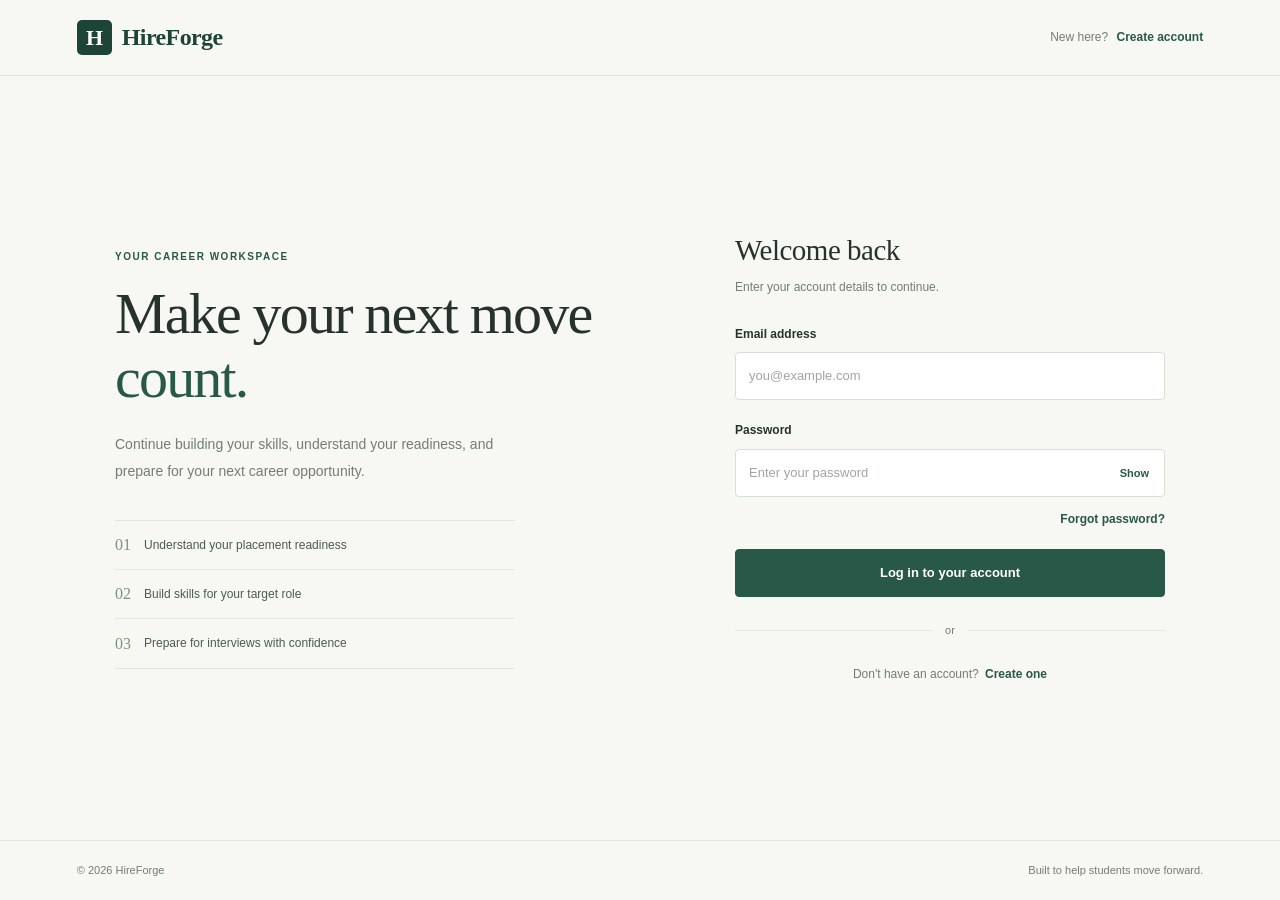
<file: public/login.html>
<!DOCTYPE html>
<html lang="en">
<head>
  <meta charset="UTF-8">
  <meta name="viewport" content="width=device-width, initial-scale=1.0">
  <meta name="description" content="Log in to your HireForge student account.">
  <title>Log In | HireForge</title>
  <link rel="stylesheet" href="style.css">
  <style>
    :root {
      --auth-bg: #f7f7f3;
      --auth-text: #26332c;
      --auth-muted: #747d74;
      --auth-border: #e2e6de;
      --auth-green: #285847;
      --auth-dark: #1d4436;
      --auth-soft: #e7eee7;
    }

    * { box-sizing: border-box; }

    body {
      margin: 0;
      background: var(--auth-bg);
      color: var(--auth-text);
      font-family: Inter, "Segoe UI", Arial, sans-serif;
      font-size: 14px;
      -webkit-font-smoothing: antialiased;
    }

    a { color: inherit; text-decoration: none; }

    a:focus-visible, button:focus-visible, input:focus-visible {
      outline: 3px solid #88ad97;
      outline-offset: 3px;
    }

    .auth-page {
      min-height: 100vh;
      display: flex;
      flex-direction: column;
    }

    .auth-header {
      min-height: 76px;
      padding: 0 6%;
      display: flex;
      align-items: center;
      justify-content: space-between;
      gap: 20px;
      border-bottom: 1px solid var(--auth-border);
    }

    .auth-brand {
      display: inline-flex;
      align-items: center;
      gap: 10px;
      color: var(--auth-dark);
      font: 700 24px Georgia, "Times New Roman", serif;
      letter-spacing: -.6px;
    }

    .auth-brand-mark {
      display: grid;
      width: 35px;
      height: 35px;
      place-items: center;
      border-radius: 5px;
      background: var(--auth-dark);
      color: #fff;
      font-size: 22px;
    }

    .auth-header p {
      margin: 0;
      color: var(--auth-muted);
      font-size: 12px;
    }

    .auth-header p a {
      margin-left: 5px;
      color: var(--auth-green);
      font-weight: 700;
    }

    .auth-header p a:hover,
    .auth-footer a:hover { text-decoration: underline; }

    .auth-main {
      width: min(100% - 40px, 1050px);
      margin: auto;
      padding: 62px 0;
      flex: 1;
      display: grid;
      grid-template-columns: minmax(0, 1fr) minmax(340px, 430px);
      align-items: center;
      gap: clamp(45px, 9vw, 125px);
    }

    .auth-intro-panel { max-width: 490px; }

    .auth-eyebrow {
      margin: 0 0 17px;
      color: var(--auth-green);
      font-size: 10px;
      font-weight: 750;
      letter-spacing: 1.5px;
      text-transform: uppercase;
    }

    .auth-intro-panel h1 {
      margin: 0;
      font: 500 clamp(37px, 4.7vw, 58px)/1.12 Georgia, "Times New Roman", serif;
      letter-spacing: -1.8px;
    }

    .auth-intro-panel h1 span { color: var(--auth-green); }

    .auth-intro {
      max-width: 400px;
      margin: 20px 0 0;
      color: var(--auth-muted);
      font-size: 14px;
      line-height: 1.9;
    }

    .auth-points {
      display: grid;
      gap: 0;
      max-width: 400px;
      margin-top: 35px;
      border-top: 1px solid var(--auth-border);
    }

    .auth-point {
      display: flex;
      align-items: center;
      gap: 13px;
      padding: 14px 0;
      border-bottom: 1px solid var(--auth-border);
      color: #4d5b50;
      font-size: 12px;
    }

    .auth-point-number {
      color: #7c927e;
      font: 500 16px Georgia, serif;
    }

    .auth-form-panel { min-width: 0; }

    .auth-form-heading {
      margin-bottom: 27px;
    }

    .auth-form-heading h2 {
      margin: 0 0 7px;
      font: 500 29px/1.3 Georgia, "Times New Roman", serif;
      letter-spacing: -.5px;
    }

    .auth-form-heading p {
      margin: 0;
      color: var(--auth-muted);
      font-size: 12px;
      line-height: 1.7;
    }

    .auth-form {
      display: grid;
      gap: 20px;
    }

    .auth-field { display: grid; gap: 8px; }

    .auth-field label {
      color: var(--auth-text);
      font-size: 12px;
      font-weight: 650;
    }

    .auth-field input {
      width: 100%;
      min-height: 46px;
      padding: 12px 13px;
      border: 1px solid #d9dfd6;
      border-radius: 4px;
      outline: none;
      background: #fff;
      color: var(--auth-text);
      font: inherit;
      font-size: 13px;
      transition: border-color .15s, box-shadow .15s;
    }

    .auth-field input:focus {
      border-color: var(--auth-green);
      box-shadow: 0 0 0 3px rgba(40, 88, 71, .08);
    }

    .auth-field input::placeholder { color: #a0a69f; }

    .auth-password-wrap { position: relative; }

    .auth-password-wrap input { padding-right: 65px; }

    .password-toggle {
      position: absolute;
      top: 50%;
      right: 11px;
      transform: translateY(-50%);
      padding: 5px;
      border: 0;
      background: transparent;
      color: var(--auth-green);
      font-size: 11px;
      font-weight: 700;
      cursor: pointer;
    }

    .auth-options {
      display: flex;
      justify-content: flex-end;
      margin-top: -8px;
    }

    .auth-options a {
      color: var(--auth-green);
      font-size: 12px;
      font-weight: 650;
    }

    .auth-options a:hover { text-decoration: underline; }

    .auth-submit {
      width: 100%;
      min-height: 46px;
      padding: 12px 18px;
      border: 1px solid var(--auth-green);
      border-radius: 4px;
      background: var(--auth-green);
      color: #fff;
      font-size: 13px;
      font-weight: 700;
      cursor: pointer;
      transition: background .15s;
    }

    .auth-submit:hover { background: var(--auth-dark); }

    .auth-submit:disabled {
      cursor: wait;
      opacity: .7;
    }

    .auth-message {
      display: none;
      margin: 0;
      padding: 11px 12px;
      border-left: 3px solid var(--auth-green);
      background: var(--auth-soft);
      color: var(--auth-dark);
      font-size: 12px;
      line-height: 1.7;
      overflow-wrap: anywhere;
    }

    .auth-message.is-visible { display: block; }
    .auth-message.is-info { background: var(--auth-soft); color: var(--auth-dark); }

    .auth-divider {
      display: flex;
      align-items: center;
      gap: 13px;
      margin: 24px 0;
      color: var(--auth-muted);
      font-size: 11px;
    }

    .auth-divider::before,
    .auth-divider::after {
      content: "";
      flex: 1;
      height: 1px;
      background: var(--auth-border);
    }

    .auth-signup-prompt {
      margin: 0;
      color: var(--auth-muted);
      font-size: 12px;
      text-align: center;
    }

    .auth-signup-prompt a {
      margin-left: 3px;
      color: var(--auth-green);
      font-weight: 700;
    }

    .auth-footer {
      display: flex;
      align-items: center;
      justify-content: space-between;
      gap: 15px;
      padding: 20px 6%;
      border-top: 1px solid var(--auth-border);
      color: var(--auth-muted);
      font-size: 11px;
    }

    .auth-footer a { color: var(--auth-green); }

    @media (max-width: 760px) {
      .auth-header { min-height: 68px; padding: 0 20px; }
      .auth-main {
        width: min(100% - 40px, 430px);
        grid-template-columns: minmax(0, 1fr);
        gap: 38px;
        padding: 42px 0;
      }
      .auth-intro-panel { max-width: 100%; }
      .auth-intro-panel h1 { font-size: clamp(37px, 9vw, 48px); }
      .auth-points { margin-top: 22px; }
      .auth-form-heading { margin-bottom: 22px; }
      .auth-footer { padding: 18px 20px; flex-wrap: wrap; }
    }

    @media (max-width: 400px) {
      .auth-brand { font-size: 21px; }
      .auth-header p { font-size: 11px; }
      .auth-main { width: calc(100% - 32px); }
    }

    @media (prefers-reduced-motion: reduce) {
      *, *::before, *::after { transition: none !important; }
    }
  </style>
  <script src="script.js" defer></script>
</head>
<body>
  <div class="auth-page">
    <header class="auth-header">
      <a class="auth-brand" href="index.html">
        <span class="auth-brand-mark" aria-hidden="true">H</span>
        <span>HireForge</span>
      </a>
      <p>New here? <a href="signup.html">Create account</a></p>
    </header>

    <main class="auth-main">
      <section class="auth-intro-panel" aria-label="Welcome to HireForge">
        <p class="auth-eyebrow">Your career workspace</p>
        <h1>Make your next move <span>count.</span></h1>
        <p class="auth-intro">
          Continue building your skills, understand your readiness,
          and prepare for your next career opportunity.
        </p>

        <div class="auth-points">
          <div class="auth-point">
            <span class="auth-point-number">01</span>
            <span>Understand your placement readiness</span>
          </div>
          <div class="auth-point">
            <span class="auth-point-number">02</span>
            <span>Build skills for your target role</span>
          </div>
          <div class="auth-point">
            <span class="auth-point-number">03</span>
            <span>Prepare for interviews with confidence</span>
          </div>
        </div>
      </section>

      <section class="auth-form-panel" aria-label="Log in to your account">
        <div class="auth-form-heading">
          <h2>Welcome back</h2>
          <p>Enter your account details to continue.</p>
        </div>

        <form class="auth-form" id="loginForm">
          <div class="auth-field">
            <label for="email">Email address</label>
            <input
              type="email"
              id="email"
              name="email"
              placeholder="you@example.com"
              autocomplete="email"
              maxlength="254"
              required
            >
          </div>

          <div class="auth-field">
            <label for="password">Password</label>
            <div class="auth-password-wrap">
              <input
                type="password"
                id="password"
                name="password"
                placeholder="Enter your password"
                autocomplete="current-password"
                maxlength="128"
                required
              >
              <button
                class="password-toggle"
                type="button"
                data-toggle-password="password"
                aria-label="Show password"
              >Show</button>
            </div>
          </div>

          <div class="auth-options">
            <a href="forgot-password.html">Forgot password?</a>
          </div>

          <p class="auth-message" id="loginMessage" role="status" aria-live="polite"></p>

          <button class="auth-submit" type="submit">Log in to your account</button>
        </form>

        <div class="auth-divider">or</div>

        <p class="auth-signup-prompt">
          Don't have an account? <a href="signup.html">Create one</a>
        </p>
      </section>
    </main>

    <footer class="auth-footer">
      <span>© <span data-current-year>2026</span> HireForge</span>
      <span>Built to help students move forward.</span>
    </footer>
  </div>
</body>
</html>
</file>
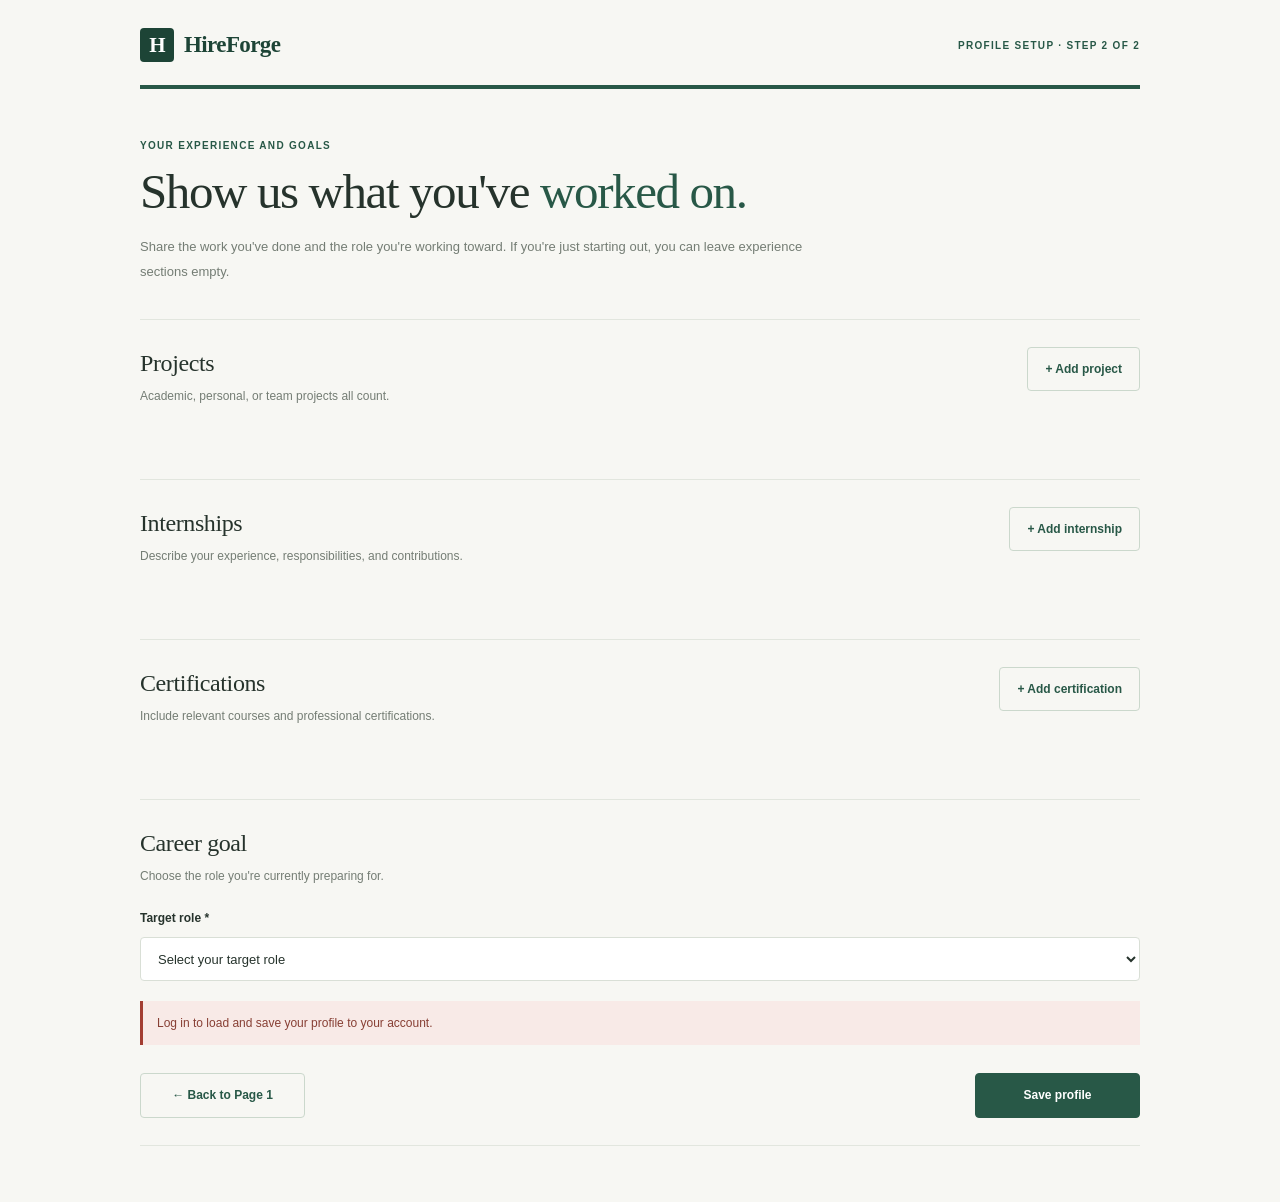
<file: public/profile-details.html>
<!DOCTYPE html>
<html lang="en">
<head>
  <meta charset="UTF-8">
  <meta name="viewport" content="width=device-width, initial-scale=1.0">
  <meta name="description" content="Add your projects, internships, certifications and career goal to HireForge.">
  <title>Projects and Experience | HireForge</title>
  <link rel="stylesheet" href="style.css">

  <style>
    :root {
      --details-bg: #f7f7f3;
      --details-text: #26332c;
      --details-muted: #747d74;
      --details-border: #e2e6de;
      --details-green: #285847;
      --details-dark: #1d4436;
      --details-soft: #e7eee7;
    }

    * { box-sizing: border-box; }

    body {
      margin: 0;
      background: var(--details-bg);
      color: var(--details-text);
      font-family: Inter, "Segoe UI", Arial, sans-serif;
      font-size: 14px;
      -webkit-font-smoothing: antialiased;
    }

    a { color: inherit; text-decoration: none; }

    a:focus-visible, button:focus-visible, input:focus-visible,
    textarea:focus-visible, select:focus-visible {
      outline: 3px solid #88ad97;
      outline-offset: 3px;
    }

    .details-page {
      width: min(100% - 48px, 1000px);
      margin: 0 auto;
      padding: 28px 0 56px;
    }

    .details-top {
      display: flex;
      align-items: center;
      justify-content: space-between;
      flex-wrap: wrap;
      gap: 18px;
    }

    .details-brand {
      display: inline-flex;
      align-items: center;
      gap: 10px;
      color: var(--details-dark);
      font: 700 23px Georgia, "Times New Roman", serif;
      letter-spacing: -.6px;
    }

    .details-brand-mark {
      display: grid;
      width: 34px;
      height: 34px;
      place-items: center;
      border-radius: 4px;
      background: var(--details-dark);
      color: #fff;
      font-size: 21px;
    }

    .details-step {
      color: var(--details-green);
      font-size: 10px;
      font-weight: 750;
      letter-spacing: 1.3px;
      text-transform: uppercase;
    }

    .details-progress {
      height: 4px;
      margin-top: 23px;
      overflow: hidden;
      background: #e3e8e0;
    }

    .details-progress span {
      display: block;
      width: 100%;
      height: 100%;
      background: var(--details-green);
    }

    .details-heading {
      max-width: 680px;
      margin: 48px 0 34px;
    }

    .details-heading h1 {
      margin: 0;
      font: 500 clamp(35px, 5vw, 49px)/1.15 Georgia, "Times New Roman", serif;
      letter-spacing: -1.4px;
    }

    .details-heading h1 span { color: var(--details-green); }

    .details-heading > p:last-child {
      margin: 15px 0 0;
      color: var(--details-muted);
      font-size: 13px;
      line-height: 1.9;
    }

    .details-form { display: grid; gap: 24px; }

    .details-card {
      padding: 27px 0;
      border-top: 1px solid var(--details-border);
    }

    .details-card:last-child { border-bottom: 1px solid var(--details-border); }

    .details-card-heading {
      display: flex;
      align-items: flex-start;
      justify-content: space-between;
      flex-wrap: wrap;
      gap: 16px;
      margin-bottom: 20px;
    }

    .details-card-heading h2 {
      margin: 0;
      font: 500 24px/1.35 Georgia, "Times New Roman", serif;
      letter-spacing: -.4px;
    }

    .details-card-heading p {
      margin: 7px 0 0;
      color: var(--details-muted);
      font-size: 12px;
      line-height: 1.8;
    }

    .details-grid {
      display: grid;
      grid-template-columns: repeat(2, minmax(0, 1fr));
      gap: 20px 24px;
    }

    .details-field {
      display: flex;
      min-width: 0;
      flex-direction: column;
      gap: 9px;
    }

    .details-field.full { grid-column: 1 / -1; }

    .details-field label {
      color: var(--details-text);
      font-size: 12px;
      font-weight: 650;
    }

    .details-field input, .details-field textarea, .details-field select {
      width: 100%;
      min-height: 44px;
      padding: 11px 13px;
      border: 1px solid #d9dfd6;
      border-radius: 4px;
      background: #fff;
      color: var(--details-text);
      font: inherit;
      font-size: 13px;
      outline: none;
      transition: border-color .15s, box-shadow .15s;
    }

    .details-field textarea {
      min-height: 100px;
      resize: vertical;
      line-height: 1.7;
    }

    .details-field input:focus, .details-field textarea:focus,
    .details-field select:focus {
      border-color: var(--details-green);
      box-shadow: 0 0 0 3px rgba(40, 88, 71, .08);
    }

    .details-field input::placeholder, .details-field textarea::placeholder {
      color: #a0a69f;
    }

    .details-entry {
      padding: 21px 0;
      border-top: 1px solid var(--details-border);
    }

    .details-entry-head {
      display: flex;
      align-items: center;
      justify-content: space-between;
      gap: 15px;
      margin-bottom: 18px;
    }

    .details-entry-head h3 {
      margin: 0;
      font: 500 18px Georgia, "Times New Roman", serif;
      overflow-wrap: anywhere;
    }

    .details-button {
      min-height: 43px;
      padding: 11px 17px;
      border: 1px solid var(--details-green);
      border-radius: 4px;
      background: var(--details-green);
      color: #fff;
      font-size: 12px;
      font-weight: 700;
      cursor: pointer;
      transition: background .15s, border-color .15s;
    }

    .details-button:hover {
      border-color: var(--details-dark);
      background: var(--details-dark);
    }

    .details-button.secondary {
      border-color: #cbd8cc;
      background: transparent;
      color: var(--details-green);
    }

    .details-button.secondary:hover { background: var(--details-soft); }

    .details-button.remove {
      min-height: 35px;
      padding: 7px 11px;
      border-color: #ead6d1;
      background: transparent;
      color: #873f34;
    }

    .details-button.remove:hover { background: #f8eae7; }

    .details-message {
      display: none;
      margin: 20px 0 0;
      padding: 12px 14px;
      border-left: 3px solid #a33d32;
      background: #f8eae7;
      color: #873f34;
      font-size: 12px;
      line-height: 1.7;
      overflow-wrap: anywhere;
    }

    .details-message:not(:empty) { display: block; }

    .details-actions {
      display: flex;
      align-items: center;
      justify-content: space-between;
      flex-wrap: wrap;
      gap: 14px;
      margin-top: 28px;
    }

    .details-actions .details-button { min-width: 165px; }

    @media (max-width: 650px) {
      .details-page { width: calc(100% - 36px); padding: 21px 0 38px; }
      .details-heading { margin: 37px 0 25px; }
      .details-heading h1 { font-size: 37px; }
      .details-card { padding: 23px 0; }
      .details-grid { grid-template-columns: minmax(0, 1fr); }
      .details-field.full { grid-column: auto; }
      .details-card-heading { align-items: flex-start; }
      .details-actions { align-items: stretch; flex-direction: column; }
      .details-actions .details-button { width: 100%; }
    }

    @media (max-width: 380px) {
      .details-page { width: calc(100% - 28px); }
      .details-brand { font-size: 20px; }
      .details-heading h1 { font-size: 33px; }
    }

    @media (prefers-reduced-motion: reduce) {
      *, *::before, *::after { transition: none !important; }
    }
  </style>
</head>

<body>
  <main class="details-page">
    <div class="details-top">
      <a class="details-brand" href="index.html" aria-label="HireForge home">
        <span class="details-brand-mark" aria-hidden="true">H</span>
        <span>HireForge</span>
      </a>
      <span class="details-step">Profile setup · Step 2 of 2</span>
    </div>

    <div class="details-progress" role="progressbar"
      aria-label="Profile setup progress" aria-valuemin="0"
      aria-valuemax="100" aria-valuenow="100">
      <span></span>
    </div>

    <header class="details-heading">
      <p class="details-step">Your experience and goals</p>
      <h1>Show us what you've <span>worked on.</span></h1>
      <p>
        Share the work you've done and the role you're working toward.
        If you're just starting out, you can leave experience sections empty.
      </p>
    </header>

    <form id="detailsForm" class="details-form">
      <section class="details-card">
        <div class="details-card-heading">
          <div>
            <h2>Projects</h2>
            <p>Academic, personal, or team projects all count.</p>
          </div>
          <button class="details-button secondary" type="button" id="addProject">
            + Add project
          </button>
        </div>
        <div id="projectsList"></div>
      </section>

      <section class="details-card">
        <div class="details-card-heading">
          <div>
            <h2>Internships</h2>
            <p>Describe your experience, responsibilities, and contributions.</p>
          </div>
          <button class="details-button secondary" type="button" id="addInternship">
            + Add internship
          </button>
        </div>
        <div id="internshipsList"></div>
      </section>

      <section class="details-card">
        <div class="details-card-heading">
          <div>
            <h2>Certifications</h2>
            <p>Include relevant courses and professional certifications.</p>
          </div>
          <button class="details-button secondary" type="button" id="addCertification">
            + Add certification
          </button>
        </div>
        <div id="certificationsList"></div>
      </section>

      <section class="details-card">
        <div class="details-card-heading">
          <div>
            <h2>Career goal</h2>
            <p>Choose the role you're currently preparing for.</p>
          </div>
        </div>

        <div class="details-grid">
          <div class="details-field full">
            <label for="targetRole">Target role *</label>
            <select id="targetRole" name="targetRole" required>
              <option value="">Select your target role</option>
              <option>Python Developer</option>
              <option>Full Stack Developer</option>
              <option>Frontend Developer</option>
              <option>Backend Developer</option>
              <option>Java Developer</option>
              <option>Data Analyst</option>
              <option>Data Scientist</option>
              <option>Software Engineer</option>
              <option>Machine Learning Engineer</option>
              <option>Other</option>
            </select>
          </div>
        </div>

        <p id="detailsMessage" class="details-message"
          role="alert" aria-live="polite"></p>

        <div class="details-actions">
          <button class="details-button secondary" type="button" id="backButton">
            ← Back to Page 1
          </button>
          <button class="details-button" type="submit">Save profile</button>
        </div>
      </section>
    </form>
  </main>

  <script>
    (() => {
      const form = document.getElementById("detailsForm");
      const message = document.getElementById("detailsMessage");
      const projectsList = document.getElementById("projectsList");
      const internshipsList = document.getElementById("internshipsList");
      const certificationsList = document.getElementById("certificationsList");
      const token = localStorage.getItem("hireforgeToken");
      const draftKey = token
        ? "hireforgeProfileDraft:" + token
        : "hireforgeProfileDraft";

      function apiRoot() {
        return window.HIREFORGE_API_ROOT ||
          (location.port === "5500" || location.protocol === "file:"
            ? "http://127.0.0.1:8000/api"
            : "/api");
      }

      function getDraft() {
        try {
          return JSON.parse(sessionStorage.getItem(draftKey) || "{}");
        } catch {
          return {};
        }
      }

      function setDraft(draft) {
        sessionStorage.setItem(draftKey, JSON.stringify(draft));
      }

      function showMessage(text, success = false) {
        message.textContent = text;
        message.style.borderLeftColor = success ? "#285847" : "#a33d32";
        message.style.background = success ? "#e7eee7" : "#f8eae7";
        message.style.color = success ? "#285847" : "#873f34";
      }

      function normalizeList(value) {
        return Array.isArray(value) ? value.filter(item =>
          item && typeof item === "object"
        ) : [];
      }

      function makeField(labelText, name, placeholder, type = "text",
        required = false, full = false) {
        const wrapper = document.createElement("div");
        wrapper.className = "details-field" + (full ? " full" : "");

        const label = document.createElement("label");
        label.textContent = labelText;

        const input = type === "textarea"
          ? document.createElement("textarea")
          : document.createElement("input");

        input.name = name;
        input.placeholder = placeholder || "";
        input.required = required;

        if (type !== "textarea") input.type = type;
        if (type === "url") input.maxLength = 500;
        if (type === "text") input.maxLength = 200;

        const inputId = name + "-" +
          Math.random().toString(36).slice(2, 9);

        input.id = inputId;
        label.htmlFor = inputId;

        wrapper.append(label, input);
        return wrapper;
      }

      function addEntry(container, type, values = {}) {
        const labels = {
          project: {
            title: "Project title *",
            technologies: "Technologies used *",
            description: "Description and your contribution *",
            link: "Project link (optional)"
          },
          internship: {
            organization: "Organization *",
            role: "Role *",
            duration: "Duration",
            responsibilities: "Responsibilities and achievements *"
          },
          certification: {
            name: "Certification name *",
            issuer: "Issuing organization *",
            completionMonth: "Completion month",
            link: "Credential link (optional)"
          }
        };

        const requiredFields = {
          project: ["title", "technologies", "description"],
          internship: ["organization", "role", "responsibilities"],
          certification: ["name", "issuer"]
        };

        const fieldTypes = {
          link: "url",
          completionMonth: "month",
          description: "textarea",
          responsibilities: "textarea"
        };

        const placeholders = {
          title: "e.g. Job Application Tracker",
          technologies: "e.g. Python, Django, MySQL",
          description: "What did you build? What was your contribution?",
          link: "https://",
          organization: "Organization name",
          role: "Your role",
          duration: "e.g. 2 months",
          responsibilities: "Describe your work and achievements",
          name: "Certification title",
          issuer: "Organization or platform",
          completionMonth: ""
        };

        const entry = document.createElement("div");
        entry.className = "details-entry";

        const head = document.createElement("div");
        head.className = "details-entry-head";

        const heading = document.createElement("h3");
        const remove = document.createElement("button");
        remove.type = "button";
        remove.className = "details-button remove";
        remove.textContent = "Remove";
        remove.setAttribute("aria-label", "Remove entry");

        remove.addEventListener("click", () => entry.remove());
        head.append(heading, remove);

        const grid = document.createElement("div");
        grid.className = "details-grid";

        Object.keys(labels[type]).forEach(field => {
          const wrapper = makeField(
            labels[type][field],
            type + "-" + field,
            placeholders[field],
            fieldTypes[field] || "text",
            requiredFields[type].includes(field),
            ["description", "responsibilities"].includes(field)
          );

          const input = wrapper.querySelector("input, textarea");

          if (values[field] !== undefined && values[field] !== null) {
            input.value = values[field];
          }

          grid.appendChild(wrapper);
        });

        entry.append(head, grid);
        container.appendChild(entry);

        const updateHeading = () => {
          const firstInput = entry.querySelector("input, textarea");
          const entryType = type === "project"
            ? "Project"
            : type === "internship"
              ? "Internship"
              : "Certification";

          heading.textContent = entryType +
            (firstInput && firstInput.value.trim()
              ? ": " + firstInput.value.trim()
              : "");
        };

        entry.querySelector("input, textarea")
          .addEventListener("input", updateHeading);

        updateHeading();
      }

      document.getElementById("addProject").addEventListener("click", () => {
        addEntry(projectsList, "project");
      });

      document.getElementById("addInternship").addEventListener("click", () => {
        addEntry(internshipsList, "internship");
      });

      document.getElementById("addCertification")
        .addEventListener("click", () => {
          addEntry(certificationsList, "certification");
        });

      document.getElementById("backButton").addEventListener("click", () => {
        try {
          saveDraft();
          location.href = "profile.html";
        } catch {
          showMessage("Could not save your draft. Check browser storage settings.");
        }
      });

      function readEntries(container, type) {
        return [...container.querySelectorAll(".details-entry")].map(entry => {
          const data = {};

          entry.querySelectorAll("input, textarea").forEach(input => {
            data[input.name.replace(type + "-", "")] = input.value.trim();
          });

          return data;
        });
      }

      function saveDraft() {
        const draft = getDraft();

        draft.projects = readEntries(projectsList, "project");
        draft.internships = readEntries(internshipsList, "internship");
        draft.certifications = readEntries(certificationsList, "certification");
        draft.targetRole = document.getElementById("targetRole").value;
        draft.draftTouched = true;

        setDraft(draft);
      }

      function renderEntries(container, type, items) {
        container.replaceChildren();
        items.forEach(item => addEntry(container, type, item));
      }

      async function loadProfile() {
        const draft = getDraft();

        if (!token) {
          renderEntries(projectsList, "project", draft.projects || []);
          renderEntries(internshipsList, "internship", draft.internships || []);
          renderEntries(certificationsList, "certification", draft.certifications || []);
          document.getElementById("targetRole").value = draft.targetRole || "";
          showMessage("Log in to load and save your profile to your account.");
          return;
        }

        try {
          const response = await fetch(apiRoot() + "/profile/", {
            headers: { Authorization: "Token " + token }
          });

          if (!response.ok) {
            throw new Error(response.status === 401
              ? "Your session has expired. Please log in again."
              : "Could not load your saved profile.");
          }

          const profile = await response.json();

          const savedProjects = normalizeList(profile.projects);
          const savedInternships = normalizeList(profile.internships);
          const savedCertifications = normalizeList(profile.certifications);
          const savedRole = profile.target_role || "";

          const projects = draft.draftTouched
            ? normalizeList(draft.projects)
            : savedProjects;
          const internships = draft.draftTouched
            ? normalizeList(draft.internships)
            : savedInternships;
          const certifications = draft.draftTouched
            ? normalizeList(draft.certifications)
            : savedCertifications;
          const targetRole = draft.draftTouched
            ? draft.targetRole || ""
            : savedRole;

          renderEntries(projectsList, "project", projects);
          renderEntries(internshipsList, "internship", internships);
          renderEntries(certificationsList, "certification", certifications);
          document.getElementById("targetRole").value = targetRole;

          if (!draft.draftTouched) {
            setDraft({
              ...draft,
              projects: savedProjects,
              internships: savedInternships,
              certifications: savedCertifications,
              targetRole: savedRole,
              draftTouched: false
            });
          }
        } catch (error) {
          renderEntries(projectsList, "project", draft.projects || []);
          renderEntries(internshipsList, "internship", draft.internships || []);
          renderEntries(certificationsList, "certification", draft.certifications || []);
          document.getElementById("targetRole").value = draft.targetRole || "";
          showMessage(error.message);
        }
      }

      ["projectsList", "internshipsList", "certificationsList"]
        .forEach(id => {
          document.getElementById(id).addEventListener("input", () => {
            if (getDraft().draftTouched) return;
            const draft = getDraft();
            draft.draftTouched = true;
            setDraft(draft);
          });
        });

      document.getElementById("targetRole").addEventListener("change", () => {
        const draft = getDraft();
        draft.draftTouched = true;
        setDraft(draft);
      });

      form.addEventListener("submit", async event => {
        event.preventDefault();
        message.textContent = "";

        if (!form.reportValidity()) return;

        for (const container of [
          projectsList, internshipsList, certificationsList
        ]) {
          const invalidUrl = [
            ...container.querySelectorAll('input[type="url"]')
          ].find(input => input.value.trim() && !input.validity.valid);

          if (invalidUrl) {
            showMessage("Please enter a valid URL or leave the optional link empty.");
            invalidUrl.reportValidity();
            return;
          }
        }

        if (!token) {
          showMessage("Please log in before saving your profile.");
          return;
        }

        const button = form.querySelector('button[type="submit"]');
        const originalText = button.textContent;

        button.disabled = true;
        button.textContent = "Saving profile...";

        try {
          saveDraft();
          const saved = getDraft();

          const payload = {
            college_name: saved.college || "",
            degree: saved.degree || "",
            graduation_year: saved.graduationYear
              ? Number(saved.graduationYear)
              : null,
            cgpa: saved.cgpa !== undefined && saved.cgpa !== ""
              ? Number(saved.cgpa)
              : null,
            dsa_rating: Number(saved.dsaRating ?? saved.dsaLevel ?? 5),
            aptitude_rating: Number(saved.aptitudeRating ?? 5),
            communication_rating: Number(saved.communicationRating ?? 5),
            technical_skills: Array.isArray(saved.technicalSkills)
              ? saved.technicalSkills
              : [],
            projects: saved.projects || [],
            internships: saved.internships || [],
            certifications: saved.certifications || [],
            target_role: saved.targetRole || ""
          };

          if (saved.fullName) payload.full_name = saved.fullName;

          const response = await fetch(apiRoot() + "/profile/", {
            method: "PATCH",
            headers: {
              Authorization: "Token " + token,
              "Content-Type": "application/json"
            },
            body: JSON.stringify(payload)
          });

          const result = await response.json().catch(() => ({}));

          if (!response.ok) {
            const details = Object.values(result)
              .flat()
              .map(value => typeof value === "string" ? value : "")
              .filter(Boolean)
              .join(" ");

            throw new Error(details || `Save failed (${response.status}).`);
          }

          setDraft({
            ...saved,
            fullName: result.full_name ?? saved.fullName ?? "",
            degree: result.degree ?? saved.degree ?? "",
            college: result.college_name ?? saved.college ?? "",
            cgpa: result.cgpa ?? "",
            graduationYear: result.graduation_year ?? "",
            dsaRating: result.dsa_rating ?? saved.dsaRating,
            aptitudeRating: result.aptitude_rating ?? saved.aptitudeRating,
            communicationRating:
              result.communication_rating ?? saved.communicationRating,
            technicalSkills: result.technical_skills ?? saved.technicalSkills,
            projects: result.projects ?? saved.projects,
            internships: result.internships ?? saved.internships,
            certifications: result.certifications ?? saved.certifications,
            targetRole: result.target_role ?? saved.targetRole,
            backendProfileSaved: true,
            backendProfile: result,
            draftTouched: false
          });

          showMessage("Your profile has been saved. Opening dashboard...", true);
          location.href = "dashboard.html";
        } catch (error) {
          showMessage(error.message + " Your temporary draft is still available.");
        } finally {
          button.disabled = false;
          button.textContent = originalText;
        }
      });

      loadProfile();
    })();
  </script>
</body>
</html>
</file>
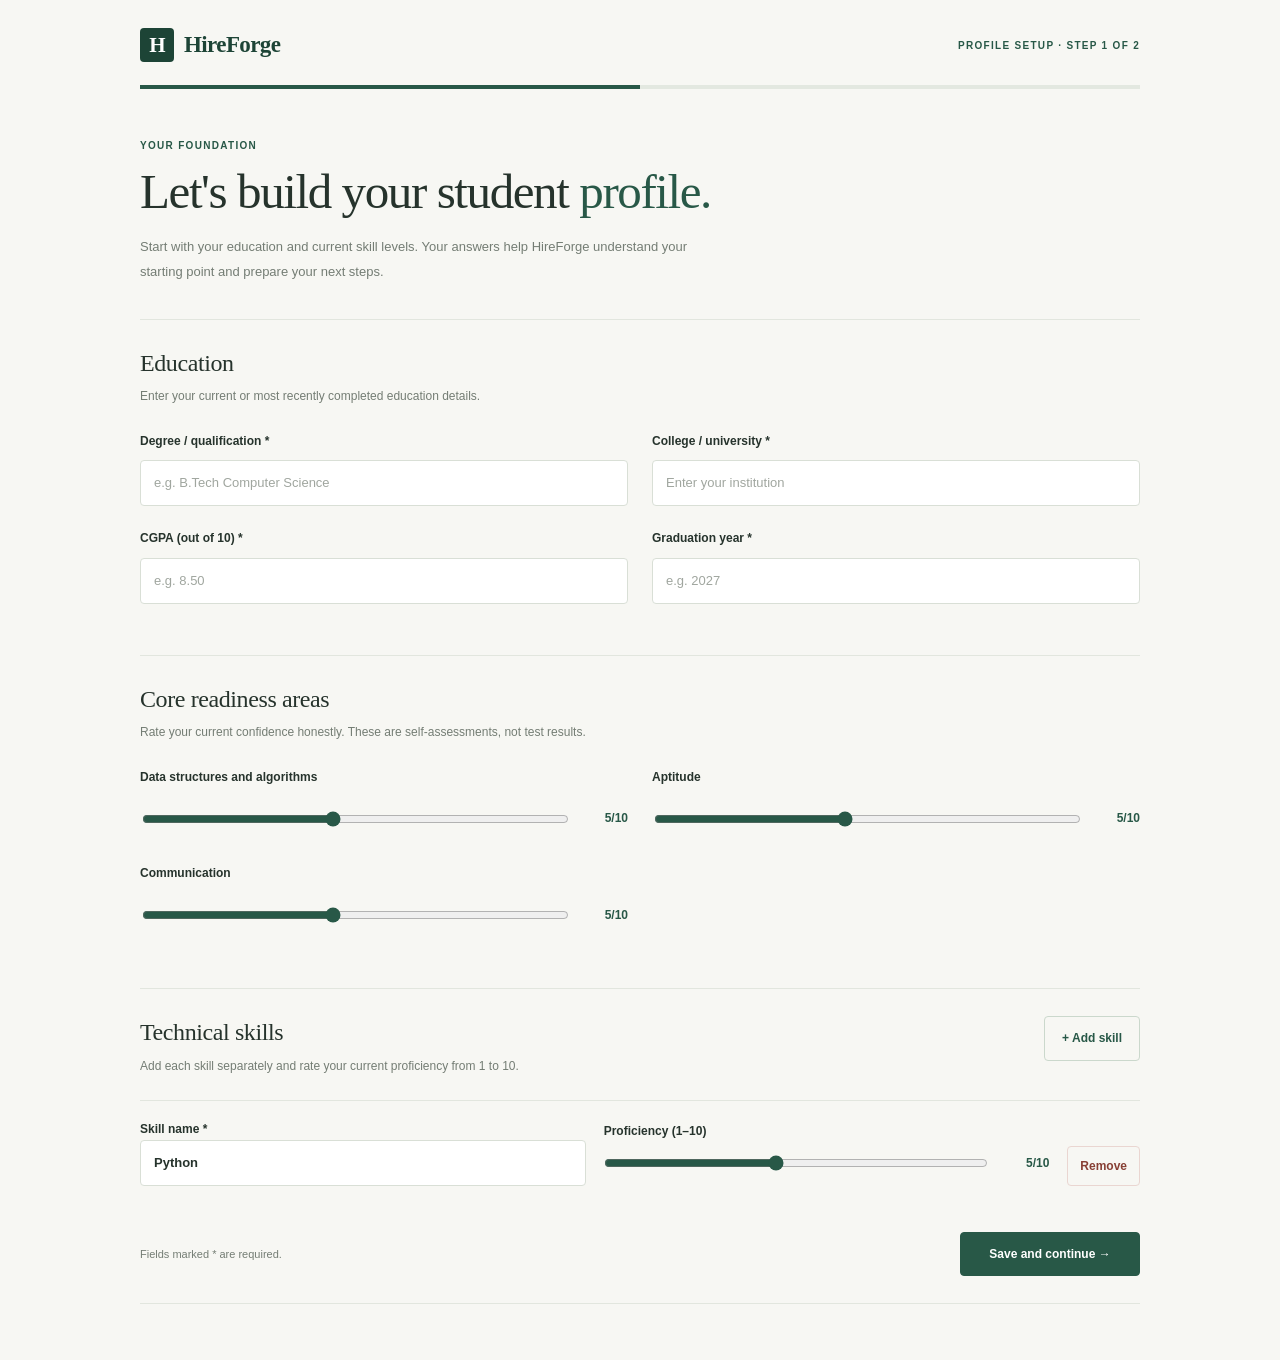
<file: public/profile.html>
<!DOCTYPE html>
<html lang="en">
<head>
  <meta charset="UTF-8">
  <meta name="viewport" content="width=device-width, initial-scale=1.0">
  <meta name="description" content="Complete your HireForge student profile.">
  <title>Complete Your Profile | HireForge</title>
  <link rel="stylesheet" href="style.css">
  <style>
    :root {
      --profile-bg: #f7f7f3;
      --profile-text: #26332c;
      --profile-muted: #747d74;
      --profile-border: #e2e6de;
      --profile-green: #285847;
      --profile-dark: #1d4436;
      --profile-soft: #e7eee7;
    }

    * { box-sizing: border-box; }

    body {
      margin: 0;
      background: var(--profile-bg);
      color: var(--profile-text);
      font-family: Inter, "Segoe UI", Arial, sans-serif;
      font-size: 14px;
      -webkit-font-smoothing: antialiased;
    }

    a { color: inherit; text-decoration: none; }

    a:focus-visible, button:focus-visible, input:focus-visible,
    select:focus-visible {
      outline: 3px solid #88ad97;
      outline-offset: 3px;
    }

    .profile-page {
      width: min(100% - 48px, 1000px);
      margin: 0 auto;
      padding: 28px 0 56px;
    }

    .profile-top {
      display: flex;
      justify-content: space-between;
      align-items: center;
      gap: 18px;
      flex-wrap: wrap;
    }

    .profile-brand {
      display: inline-flex;
      align-items: center;
      gap: 10px;
      color: var(--profile-dark);
      font: 700 23px Georgia, "Times New Roman", serif;
      letter-spacing: -.6px;
    }

    .profile-brand-mark {
      display: grid;
      width: 34px;
      height: 34px;
      place-items: center;
      border-radius: 4px;
      background: var(--profile-dark);
      color: #fff;
      font-size: 21px;
    }

    .profile-step {
      color: var(--profile-green);
      font-size: 10px;
      font-weight: 750;
      letter-spacing: 1.3px;
      text-transform: uppercase;
    }

    .profile-progress {
      height: 4px;
      margin-top: 23px;
      overflow: hidden;
      background: #e3e8e0;
    }

    .profile-progress span {
      display: block;
      width: 50%;
      height: 100%;
      background: var(--profile-green);
    }

    .profile-heading {
      max-width: 650px;
      margin: 48px 0 34px;
    }

    .profile-heading h1 {
      margin: 0;
      font: 500 clamp(35px, 5vw, 49px)/1.15 Georgia, "Times New Roman", serif;
      letter-spacing: -1.4px;
    }

    .profile-heading h1 span { color: var(--profile-green); }

    .profile-heading > p:last-child {
      max-width: 560px;
      margin: 15px 0 0;
      color: var(--profile-muted);
      font-size: 13px;
      line-height: 1.9;
    }

    .profile-form { display: grid; gap: 24px; }

    .profile-card {
      padding: 27px 0;
      border-top: 1px solid var(--profile-border);
    }

    .profile-card:last-child { border-bottom: 1px solid var(--profile-border); }

    .profile-card-heading {
      display: flex;
      align-items: flex-start;
      justify-content: space-between;
      gap: 18px;
      margin-bottom: 23px;
    }

    .profile-card-heading h2 {
      margin: 0;
      font: 500 24px/1.35 Georgia, "Times New Roman", serif;
      letter-spacing: -.4px;
    }

    .profile-card-heading p {
      max-width: 580px;
      margin: 7px 0 0;
      color: var(--profile-muted);
      font-size: 12px;
      line-height: 1.8;
    }

    .profile-grid {
      display: grid;
      grid-template-columns: repeat(2, minmax(0, 1fr));
      gap: 22px 24px;
    }

    .profile-field {
      display: flex;
      min-width: 0;
      flex-direction: column;
      gap: 9px;
    }

    .profile-field.full { grid-column: 1 / -1; }

    .profile-field label, .skill-label {
      color: var(--profile-text);
      font-size: 12px;
      font-weight: 650;
    }

    .profile-field input:not([type="range"]),
    .profile-field select, .skill-name {
      width: 100%;
      min-height: 45px;
      padding: 11px 13px;
      border: 1px solid #d9dfd6;
      border-radius: 4px;
      background: #fff;
      color: var(--profile-text);
      font: inherit;
      font-size: 13px;
      outline: none;
      transition: border-color .15s, box-shadow .15s;
    }

    .profile-field input:focus, .profile-field select:focus,
    .skill-name:focus {
      border-color: var(--profile-green);
      box-shadow: 0 0 0 3px rgba(40, 88, 71, .08);
    }

    .profile-field input::placeholder, .skill-name::placeholder { color: #a0a69f; }

    .profile-field input[type="number"] {
      appearance: textfield;
      -moz-appearance: textfield;
    }

    .profile-field input[type="number"]::-webkit-inner-spin-button,
    .profile-field input[type="number"]::-webkit-outer-spin-button {
      margin: 0;
      -webkit-appearance: none;
    }

    .profile-range {
      display: grid;
      grid-template-columns: minmax(0, 1fr) 48px;
      align-items: center;
      gap: 13px;
      min-height: 45px;
    }

    .profile-range input[type="range"] {
      width: 100%;
      accent-color: var(--profile-green);
      cursor: pointer;
    }

    .range-value {
      color: var(--profile-green);
      font-size: 12px;
      font-weight: 750;
      text-align: right;
    }

    .skill-list { display: grid; gap: 14px; }

    .skill-row {
      display: grid;
      grid-template-columns: minmax(0, 1fr) minmax(0, 1fr) auto;
      align-items: end;
      gap: 18px;
      padding: 18px 0;
      border-top: 1px solid var(--profile-border);
    }

    .profile-button {
      min-height: 43px;
      padding: 11px 17px;
      border: 1px solid var(--profile-green);
      border-radius: 4px;
      background: var(--profile-green);
      color: #fff;
      font-size: 12px;
      font-weight: 700;
      cursor: pointer;
      transition: background .15s, border-color .15s;
    }

    .profile-button:hover {
      border-color: var(--profile-dark);
      background: var(--profile-dark);
    }

    .profile-button.secondary {
      border-color: #cbd8cc;
      background: transparent;
      color: var(--profile-green);
    }

    .profile-button.secondary:hover { background: var(--profile-soft); }

    .profile-button.remove {
      min-height: 40px;
      padding: 9px 12px;
      border-color: #ead6d1;
      background: transparent;
      color: #873f34;
    }

    .profile-button.remove:hover { background: #f8eae7; }

    .profile-message {
      display: none;
      margin: 17px 0 0;
      padding: 12px 14px;
      border-left: 3px solid #a33d32;
      background: #f8eae7;
      color: #873f34;
      font-size: 12px;
      line-height: 1.7;
      overflow-wrap: anywhere;
    }

    .profile-message:not(:empty) { display: block; }

    .profile-actions {
      display: flex;
      justify-content: space-between;
      align-items: center;
      gap: 18px;
      flex-wrap: wrap;
      margin-top: 28px;
    }

    .profile-actions > span {
      color: var(--profile-muted);
      font-size: 11px;
      line-height: 1.7;
    }

    .profile-actions .profile-button { min-width: 180px; }

    @media (max-width: 650px) {
      .profile-page { width: calc(100% - 36px); padding: 21px 0 38px; }
      .profile-heading { margin: 37px 0 25px; }
      .profile-heading h1 { font-size: 37px; }
      .profile-card { padding: 23px 0; }
      .profile-card-heading { flex-wrap: wrap; }
      .profile-grid, .skill-row { grid-template-columns: minmax(0, 1fr); }
      .profile-field.full { grid-column: auto; }
      .skill-row { gap: 15px; }
      .profile-button.remove { justify-self: start; }
      .profile-actions { align-items: stretch; flex-direction: column; }
      .profile-actions .profile-button { width: 100%; }
    }

    @media (max-width: 380px) {
      .profile-page { width: calc(100% - 28px); }
      .profile-brand { font-size: 20px; }
      .profile-step { font-size: 9px; }
      .profile-heading h1 { font-size: 33px; }
    }

    @media (prefers-reduced-motion: reduce) {
      *, *::before, *::after { transition: none !important; }
    }
  </style>
</head>
<body>
  <main class="profile-page">
    <div class="profile-top">
      <a class="profile-brand" href="index.html" aria-label="HireForge home">
        <span class="profile-brand-mark" aria-hidden="true">H</span>
        <span>HireForge</span>
      </a>
      <span class="profile-step">Profile setup · Step 1 of 2</span>
    </div>

    <div class="profile-progress" role="progressbar"
      aria-label="Profile setup progress" aria-valuemin="0"
      aria-valuemax="100" aria-valuenow="50">
      <span></span>
    </div>

    <header class="profile-heading">
      <p class="profile-step">Your foundation</p>
      <h1>Let's build your student <span>profile.</span></h1>
      <p>
        Start with your education and current skill levels. Your answers help
        HireForge understand your starting point and prepare your next steps.
      </p>
    </header>

    <form id="profileForm" class="profile-form">
      <section class="profile-card">
        <div class="profile-card-heading">
          <div>
            <h2>Education</h2>
            <p>Enter your current or most recently completed education details.</p>
          </div>
        </div>

        <div class="profile-grid">
          <div class="profile-field">
            <label for="degree">Degree / qualification *</label>
            <input id="degree" name="degree" required maxlength="100"
              placeholder="e.g. B.Tech Computer Science">
          </div>

          <div class="profile-field">
            <label for="college">College / university *</label>
            <input id="college" name="college" required maxlength="150"
              placeholder="Enter your institution">
          </div>

          <div class="profile-field">
            <label for="cgpa">CGPA (out of 10) *</label>
            <input id="cgpa" name="cgpa" type="number" required
              min="0" max="10" step="0.01" placeholder="e.g. 8.50">
          </div>

          <div class="profile-field">
            <label for="graduationYear">Graduation year *</label>
            <input id="graduationYear" name="graduationYear" type="number"
              required min="2000" max="2100" step="1" placeholder="e.g. 2027">
          </div>
        </div>
      </section>

      <section class="profile-card">
        <div class="profile-card-heading">
          <div>
            <h2>Core readiness areas</h2>
            <p>
              Rate your current confidence honestly. These are self-assessments,
              not test results.
            </p>
          </div>
        </div>

        <div class="profile-grid">
          <div class="profile-field">
            <label for="dsaRating">Data structures and algorithms</label>
            <div class="profile-range">
              <input id="dsaRating" name="dsaRating" type="range"
                min="1" max="10" value="5">
              <output class="range-value" id="dsaRatingValue"
                for="dsaRating">5/10</output>
            </div>
          </div>

          <div class="profile-field">
            <label for="aptitudeRating">Aptitude</label>
            <div class="profile-range">
              <input id="aptitudeRating" name="aptitudeRating" type="range"
                min="1" max="10" value="5">
              <output class="range-value" id="aptitudeRatingValue"
                for="aptitudeRating">5/10</output>
            </div>
          </div>

          <div class="profile-field">
            <label for="communicationRating">Communication</label>
            <div class="profile-range">
              <input id="communicationRating" name="communicationRating"
                type="range" min="1" max="10" value="5">
              <output class="range-value" id="communicationRatingValue"
                for="communicationRating">5/10</output>
            </div>
          </div>
        </div>
      </section>

      <section class="profile-card">
        <div class="profile-card-heading">
          <div>
            <h2>Technical skills</h2>
            <p>
              Add each skill separately and rate your current proficiency
              from 1 to 10.
            </p>
          </div>
          <button class="profile-button secondary" type="button"
            id="addSkillButton">+ Add skill</button>
        </div>

        <datalist id="skillSuggestions">
          <option value="Python"></option>
          <option value="Java"></option>
          <option value="JavaScript"></option>
          <option value="C"></option>
          <option value="C++"></option>
          <option value="HTML"></option>
          <option value="CSS"></option>
          <option value="React"></option>
          <option value="Django"></option>
          <option value="Flask"></option>
          <option value="Node.js"></option>
          <option value="SQL"></option>
          <option value="MySQL"></option>
          <option value="PostgreSQL"></option>
          <option value="Git"></option>
          <option value="GitHub"></option>
          <option value="Data Structures and Algorithms"></option>
          <option value="Machine Learning"></option>
          <option value="Pandas"></option>
          <option value="NumPy"></option>
          <option value="Excel"></option>
          <option value="Power BI"></option>
          <option value="Tableau"></option>
          <option value="Docker"></option>
          <option value="AWS"></option>
          <option value="Linux"></option>
          <option value="TypeScript"></option>
          <option value="Bootstrap"></option>
          <option value="Tailwind CSS"></option>
          <option value="FastAPI"></option>
        </datalist>

        <div class="skill-list" id="skillList"></div>

        <p id="profileMessage" class="profile-message"
          role="alert" aria-live="polite"></p>

        <div class="profile-actions">
          <span>Fields marked * are required.</span>
          <button class="profile-button" type="submit">
            Save and continue →
          </button>
        </div>
      </section>
    </form>
  </main>

  <script>
    (() => {
      const form = document.getElementById("profileForm");
      const skillList = document.getElementById("skillList");
      const message = document.getElementById("profileMessage");
      const addButton = document.getElementById("addSkillButton");
      const token = localStorage.getItem("hireforgeToken");
      const draftKey = token
        ? "hireforgeProfileDraft:" + token
        : "hireforgeProfileDraft";

      let loadingProfile = true;

      function apiRoot() {
        return window.HIREFORGE_API_ROOT ||
          (location.port === "5500" || location.protocol === "file:"
            ? "http://127.0.0.1:8000/api"
            : "/api");
      }

      function getDraft() {
        try {
          return JSON.parse(sessionStorage.getItem(draftKey) || "{}");
        } catch {
          return {};
        }
      }

      function setDraft(draft) {
        sessionStorage.setItem(draftKey, JSON.stringify(draft));
      }

      function showMessage(text, success = false) {
        message.textContent = text;
        message.style.borderLeftColor = success ? "#285847" : "#a33d32";
        message.style.background = success ? "#e7eee7" : "#f8eae7";
        message.style.color = success ? "#285847" : "#873f34";
      }

      function markDraftTouched() {
        if (loadingProfile) return;

        try {
          const draft = getDraft();
          draft.draftTouched = true;
          setDraft(draft);
        } catch {
          showMessage("Your changes could not be saved temporarily in this browser.");
        }
      }

      function normalizeSkills(skills) {
        if (!Array.isArray(skills)) return [];

        return skills.map(skill => {
          if (typeof skill === "string") {
            return { name: skill, rating: 5 };
          }

          return {
            name: String(skill?.name || skill?.skill || ""),
            rating: Math.min(10, Math.max(1, Number(skill?.rating) || 5))
          };
        }).filter(skill => skill.name.trim());
      }

      function fromApi(data) {
        return {
          fullName: data.full_name || "",
          degree: data.degree || "",
          college: data.college_name || "",
          cgpa: data.cgpa ?? "",
          graduationYear: data.graduation_year ?? "",
          dsaRating: data.dsa_rating ?? 5,
          aptitudeRating: data.aptitude_rating ?? 5,
          communicationRating: data.communication_rating ?? 5,
          technicalSkills: normalizeSkills(data.technical_skills),
          projects: Array.isArray(data.projects) ? data.projects : [],
          internships: Array.isArray(data.internships) ? data.internships : [],
          certifications: Array.isArray(data.certifications) ? data.certifications : [],
          targetRole: data.target_role || ""
        };
      }

      function addSkill(name = "", rating = 5) {
        const row = document.createElement("div");
        row.className = "skill-row";

        const nameField = document.createElement("div");
        nameField.className = "profile-field";

        const nameLabel = document.createElement("label");
        nameLabel.textContent = "Skill name *";

        const nameInput = document.createElement("input");
        nameInput.className = "skill-name";
        nameInput.name = "skillName";
        nameInput.setAttribute("list", "skillSuggestions");
        nameInput.maxLength = 80;
        nameInput.required = true;
        nameInput.placeholder = "e.g. Python";
        nameInput.value = name;

        nameInput.addEventListener("input", markDraftTouched);
        nameLabel.appendChild(nameInput);
        nameField.appendChild(nameLabel);

        const ratingField = document.createElement("div");
        ratingField.className = "profile-field";

        const ratingLabel = document.createElement("label");
        ratingLabel.textContent = "Proficiency (1–10)";

        const rangeWrap = document.createElement("div");
        rangeWrap.className = "profile-range";

        const range = document.createElement("input");
        range.type = "range";
        range.min = "1";
        range.max = "10";
        range.value = String(Math.min(10, Math.max(1, Number(rating) || 5)));
        range.setAttribute("aria-label", "Skill proficiency");

        const output = document.createElement("output");
        output.className = "range-value";
        output.value = range.value + "/10";

        range.addEventListener("input", () => {
          output.value = range.value + "/10";
          markDraftTouched();
        });

        rangeWrap.append(range, output);
        ratingLabel.appendChild(rangeWrap);
        ratingField.appendChild(ratingLabel);

        const remove = document.createElement("button");
        remove.type = "button";
        remove.className = "profile-button remove";
        remove.textContent = "Remove";
        remove.setAttribute("aria-label", "Remove skill");

        remove.addEventListener("click", () => {
          row.remove();
          if (!skillList.children.length) addSkill();
          markDraftTouched();
        });

        row.append(nameField, ratingField, remove);
        skillList.appendChild(row);
      }

      function render(data) {
        document.getElementById("degree").value = data.degree || "";
        document.getElementById("college").value = data.college || "";
        document.getElementById("cgpa").value = data.cgpa ?? "";
        document.getElementById("graduationYear").value =
          data.graduationYear ?? "";

        ["dsaRating", "aptitudeRating", "communicationRating"].forEach(id => {
          const value = Math.min(10, Math.max(1, Number(data[id]) || 5));
          document.getElementById(id).value = value;
          document.getElementById(id + "Value").value = value + "/10";
        });

        skillList.replaceChildren();

        const skills = normalizeSkills(data.technicalSkills);

        if (skills.length) {
          skills.forEach(skill => addSkill(skill.name, skill.rating));
        } else {
          addSkill("Python", 5);
        }
      }

      ["dsaRating", "aptitudeRating", "communicationRating"].forEach(id => {
        document.getElementById(id).addEventListener("input", event => {
          document.getElementById(id + "Value").value =
            event.target.value + "/10";
          markDraftTouched();
        });
      });

      ["degree", "college", "cgpa", "graduationYear"].forEach(id => {
        document.getElementById(id).addEventListener("input", markDraftTouched);
      });

      addButton.addEventListener("click", () => {
        addSkill();
        markDraftTouched();
      });

      form.addEventListener("submit", event => {
        event.preventDefault();
        message.textContent = "";

        if (!form.reportValidity()) return;

        const rows = [...skillList.querySelectorAll(".skill-row")];
        const names = rows.map(row =>
          row.querySelector(".skill-name").value.trim()
        );

        if (!names.length || names.some(name => !name)) {
          showMessage("Please enter a name for every skill.");
          return;
        }

        if (new Set(names.map(name => name.toLowerCase())).size !== names.length) {
          showMessage("Please remove duplicate skill names.");
          return;
        }

        const previous = getDraft();

        const data = {
          ...previous,
          degree: document.getElementById("degree").value.trim(),
          college: document.getElementById("college").value.trim(),
          cgpa: document.getElementById("cgpa").value,
          graduationYear: document.getElementById("graduationYear").value,
          dsaRating: Number(document.getElementById("dsaRating").value),
          aptitudeRating: Number(document.getElementById("aptitudeRating").value),
          communicationRating: Number(
            document.getElementById("communicationRating").value
          ),
          technicalSkills: rows.map(row => ({
            name: row.querySelector(".skill-name").value.trim(),
            rating: Number(row.querySelector('input[type="range"]').value)
          })),
          draftTouched: true
        };

        try {
          setDraft(data);
          location.href = "profile-details.html";
        } catch {
          showMessage(
            "Your profile could not be saved in this browser. Check your browser storage settings and try again."
          );
        }
      });

      async function loadProfile() {
        const draft = getDraft();

        if (!token) {
          loadingProfile = false;
          render(draft);
          return;
        }

        try {
          const response = await fetch(apiRoot() + "/profile/", {
            headers: { Authorization: "Token " + token }
          });

          if (!response.ok) {
            if (response.status === 401) {
              throw new Error("Your session has expired. Please log in again.");
            }
            throw new Error("Could not load your saved profile.");
          }

          const savedProfile = await response.json();
          const savedData = fromApi(savedProfile);

          const data = draft.draftTouched
            ? { ...savedData, ...draft }
            : savedData;

          if (!draft.draftTouched) {
            setDraft({ ...savedData, draftTouched: false });
          }

          loadingProfile = false;
          render(data);
        } catch (error) {
          loadingProfile = false;
          render(draft);
          showMessage(
            error.message + " Your temporary draft is available if one exists."
          );
        }
      }

      loadProfile();
    })();
  </script>
</body>
</html>
</file>
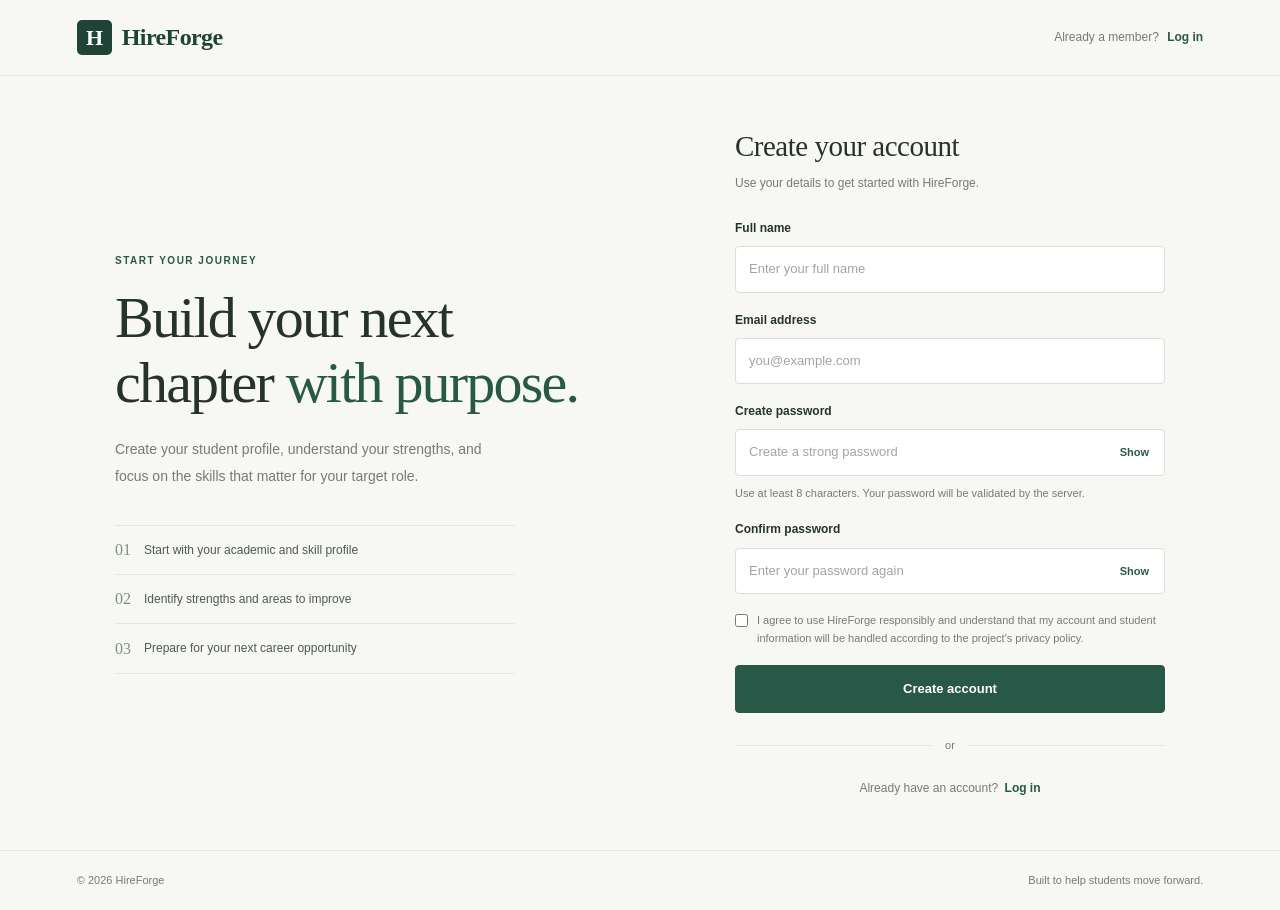
<file: public/signup.html>
<!DOCTYPE html>
<html lang="en">
<head>
  <meta charset="UTF-8">
  <meta name="viewport" content="width=device-width, initial-scale=1.0">
  <meta name="description" content="Create your HireForge account and begin preparing for your career.">
  <title>Create Account | HireForge</title>
  <link rel="stylesheet" href="style.css">

  <style>
    :root {
      --auth-bg: #f7f7f3;
      --auth-text: #26332c;
      --auth-muted: #747d74;
      --auth-border: #e2e6de;
      --auth-green: #285847;
      --auth-dark: #1d4436;
      --auth-soft: #e7eee7;
    }

    * {
      box-sizing: border-box;
    }

    body {
      margin: 0;
      background: var(--auth-bg);
      color: var(--auth-text);
      font-family: Inter, "Segoe UI", Arial, sans-serif;
      font-size: 14px;
      -webkit-font-smoothing: antialiased;
    }

    a {
      color: inherit;
      text-decoration: none;
    }

    a:focus-visible,
    button:focus-visible,
    input:focus-visible {
      outline: 3px solid #88ad97;
      outline-offset: 3px;
    }

    .auth-page {
      min-height: 100vh;
      display: flex;
      flex-direction: column;
    }

    .auth-header {
      min-height: 76px;
      padding: 0 6%;
      display: flex;
      align-items: center;
      justify-content: space-between;
      gap: 20px;
      border-bottom: 1px solid var(--auth-border);
    }

    .auth-brand {
      display: inline-flex;
      align-items: center;
      gap: 10px;
      color: var(--auth-dark);
      font: 700 24px Georgia, "Times New Roman", serif;
      letter-spacing: -.6px;
    }

    .auth-brand-mark {
      display: grid;
      width: 35px;
      height: 35px;
      place-items: center;
      border-radius: 5px;
      background: var(--auth-dark);
      color: #fff;
      font-size: 22px;
    }

    .auth-header p {
      margin: 0;
      color: var(--auth-muted);
      font-size: 12px;
    }

    .auth-header p a,
    .auth-footer a {
      margin-left: 5px;
      color: var(--auth-green);
      font-weight: 700;
    }

    .auth-header p a:hover,
    .auth-footer a:hover {
      text-decoration: underline;
    }

    .auth-main {
      width: min(100% - 40px, 1050px);
      margin: auto;
      padding: 52px 0;
      flex: 1;
      display: grid;
      grid-template-columns: minmax(0, 1fr) minmax(340px, 430px);
      align-items: center;
      gap: clamp(45px, 9vw, 125px);
    }

    .auth-intro-panel {
      max-width: 490px;
    }

    .auth-eyebrow {
      margin: 0 0 17px;
      color: var(--auth-green);
      font-size: 10px;
      font-weight: 750;
      letter-spacing: 1.5px;
      text-transform: uppercase;
    }

    .auth-intro-panel h1 {
      margin: 0;
      font: 500 clamp(37px, 4.7vw, 58px)/1.12 Georgia, "Times New Roman", serif;
      letter-spacing: -1.8px;
    }

    .auth-intro-panel h1 span {
      color: var(--auth-green);
    }

    .auth-intro {
      max-width: 400px;
      margin: 20px 0 0;
      color: var(--auth-muted);
      font-size: 14px;
      line-height: 1.9;
    }

    .auth-points {
      display: grid;
      max-width: 400px;
      margin-top: 35px;
      border-top: 1px solid var(--auth-border);
    }

    .auth-point {
      display: flex;
      align-items: center;
      gap: 13px;
      padding: 14px 0;
      border-bottom: 1px solid var(--auth-border);
      color: #4d5b50;
      font-size: 12px;
    }

    .auth-point-number {
      color: #7c927e;
      font: 500 16px Georgia, "Times New Roman", serif;
    }

    .auth-form-panel {
      min-width: 0;
    }

    .auth-form-heading {
      margin-bottom: 25px;
    }

    .auth-form-heading h2 {
      margin: 0 0 7px;
      font: 500 29px/1.3 Georgia, "Times New Roman", serif;
      letter-spacing: -.5px;
    }

    .auth-form-heading p {
      margin: 0;
      color: var(--auth-muted);
      font-size: 12px;
      line-height: 1.7;
    }

    .auth-form {
      display: grid;
      gap: 17px;
    }

    .auth-field {
      display: grid;
      gap: 8px;
    }

    .auth-field label {
      color: var(--auth-text);
      font-size: 12px;
      font-weight: 650;
    }

    .auth-field input {
      width: 100%;
      min-height: 44px;
      padding: 11px 13px;
      border: 1px solid #d9dfd6;
      border-radius: 4px;
      outline: none;
      background: #fff;
      color: var(--auth-text);
      font: inherit;
      font-size: 13px;
      transition: border-color .15s, box-shadow .15s;
    }

    .auth-field input:focus {
      border-color: var(--auth-green);
      box-shadow: 0 0 0 3px rgba(40, 88, 71, .08);
    }

    .auth-field input::placeholder {
      color: #a0a69f;
    }

    .auth-password-wrap {
      position: relative;
    }

    .auth-password-wrap input {
      padding-right: 65px;
    }

    .password-toggle {
      position: absolute;
      top: 50%;
      right: 11px;
      transform: translateY(-50%);
      padding: 5px;
      border: 0;
      background: transparent;
      color: var(--auth-green);
      font-size: 11px;
      font-weight: 700;
      cursor: pointer;
    }

    .auth-password-hint {
      margin: 0;
      color: var(--auth-muted);
      font-size: 11px;
      line-height: 1.7;
    }

    .auth-terms {
      display: flex;
      align-items: flex-start;
      gap: 9px;
      color: var(--auth-muted);
      font-size: 11px;
      line-height: 1.7;
    }

    .auth-terms input {
      flex: 0 0 auto;
      margin: 3px 0 0;
      accent-color: var(--auth-green);
    }

    .auth-terms a {
      color: var(--auth-green);
      text-decoration: underline;
    }

    .auth-submit {
      width: 100%;
      min-height: 46px;
      padding: 12px 18px;
      border: 1px solid var(--auth-green);
      border-radius: 4px;
      background: var(--auth-green);
      color: #fff;
      font-size: 13px;
      font-weight: 700;
      cursor: pointer;
      transition: background .15s;
    }

    .auth-submit:hover {
      background: var(--auth-dark);
    }

    .auth-submit:disabled {
      cursor: wait;
      opacity: .7;
    }

    .auth-message {
      display: none;
      margin: 0;
      padding: 11px 12px;
      border-left: 3px solid var(--auth-green);
      background: var(--auth-soft);
      color: var(--auth-dark);
      font-size: 12px;
      line-height: 1.7;
      overflow-wrap: anywhere;
    }

    .auth-message.is-visible {
      display: block;
    }

    .auth-message.is-error {
      border-left-color: #a33d32;
      background: #f8eae7;
      color: #8a3327;
    }

    .auth-message.is-info {
      background: var(--auth-soft);
      color: var(--auth-dark);
    }

    .auth-divider {
      display: flex;
      align-items: center;
      gap: 13px;
      margin: 23px 0;
      color: var(--auth-muted);
      font-size: 11px;
    }

    .auth-divider::before,
    .auth-divider::after {
      content: "";
      flex: 1;
      height: 1px;
      background: var(--auth-border);
    }

    .auth-login-prompt {
      margin: 0;
      color: var(--auth-muted);
      font-size: 12px;
      text-align: center;
    }

    .auth-login-prompt a {
      margin-left: 3px;
      color: var(--auth-green);
      font-weight: 700;
    }

    .auth-login-prompt a:hover {
      text-decoration: underline;
    }

    .auth-footer {
      display: flex;
      align-items: center;
      justify-content: space-between;
      gap: 15px;
      padding: 20px 6%;
      border-top: 1px solid var(--auth-border);
      color: var(--auth-muted);
      font-size: 11px;
    }

    @media (max-width: 760px) {
      .auth-header {
        min-height: 68px;
        padding: 0 20px;
      }

      .auth-main {
        width: min(100% - 40px, 430px);
        grid-template-columns: minmax(0, 1fr);
        gap: 36px;
        padding: 42px 0;
      }

      .auth-intro-panel {
        max-width: 100%;
      }

      .auth-intro-panel h1 {
        font-size: clamp(37px, 9vw, 48px);
      }

      .auth-points {
        margin-top: 22px;
      }

      .auth-form-heading {
        margin-bottom: 22px;
      }

      .auth-footer {
        padding: 18px 20px;
        flex-wrap: wrap;
      }
    }

    @media (max-width: 400px) {
      .auth-brand {
        font-size: 21px;
      }

      .auth-header p {
        font-size: 11px;
      }

      .auth-main {
        width: calc(100% - 32px);
      }
    }

    @media (prefers-reduced-motion: reduce) {
      *,
      *::before,
      *::after {
        transition: none !important;
      }
    }
  </style>

  <script src="script.js" defer></script>
</head>
<body>
  <div class="auth-page">
    <header class="auth-header">
      <a class="auth-brand" href="index.html">
        <span class="auth-brand-mark" aria-hidden="true">H</span>
        <span>HireForge</span>
      </a>
      <p>Already a member? <a href="login.html">Log in</a></p>
    </header>

    <main class="auth-main">
      <section class="auth-intro-panel" aria-label="About HireForge">
        <p class="auth-eyebrow">Start your journey</p>
        <h1>Build your next chapter <span>with purpose.</span></h1>
        <p class="auth-intro">
          Create your student profile, understand your strengths, and focus
          on the skills that matter for your target role.
        </p>

        <div class="auth-points">
          <div class="auth-point">
            <span class="auth-point-number">01</span>
            <span>Start with your academic and skill profile</span>
          </div>
          <div class="auth-point">
            <span class="auth-point-number">02</span>
            <span>Identify strengths and areas to improve</span>
          </div>
          <div class="auth-point">
            <span class="auth-point-number">03</span>
            <span>Prepare for your next career opportunity</span>
          </div>
        </div>
      </section>

      <section class="auth-form-panel" aria-label="Create your account">
        <div class="auth-form-heading">
          <h2>Create your account</h2>
          <p>Use your details to get started with HireForge.</p>
        </div>

        <form class="auth-form" id="signupForm">
          <div class="auth-field">
            <label for="fullName">Full name</label>
            <input
              type="text"
              id="fullName"
              name="fullName"
              placeholder="Enter your full name"
              autocomplete="name"
              minlength="2"
              maxlength="100"
              required
            >
          </div>

          <div class="auth-field">
            <label for="email">Email address</label>
            <input
              type="email"
              id="email"
              name="email"
              placeholder="you@example.com"
              autocomplete="email"
              maxlength="254"
              required
            >
          </div>

          <div class="auth-field">
            <label for="password">Create password</label>
            <div class="auth-password-wrap">
              <input
                type="password"
                id="password"
                name="password"
                placeholder="Create a strong password"
                autocomplete="new-password"
                minlength="8"
                maxlength="128"
                aria-describedby="passwordHint"
                required
              >
              <button
                class="password-toggle"
                type="button"
                data-toggle-password="password"
                aria-label="Show password"
              >Show</button>
            </div>
            <p class="auth-password-hint" id="passwordHint">
              Use at least 8 characters. Your password will be validated by the server.
            </p>
          </div>

          <div class="auth-field">
            <label for="confirmPassword">Confirm password</label>
            <div class="auth-password-wrap">
              <input
                type="password"
                id="confirmPassword"
                name="confirmPassword"
                placeholder="Enter your password again"
                autocomplete="new-password"
                minlength="8"
                maxlength="128"
                required
              >
              <button
                class="password-toggle"
                type="button"
                data-toggle-password="confirmPassword"
                aria-label="Show password"
              >Show</button>
            </div>
          </div>

          <label class="auth-terms" for="agreeTerms">
            <input type="checkbox" id="agreeTerms" name="agreeTerms" required>
            <span>
              I agree to use HireForge responsibly and understand that my account
              and student information will be handled according to the project's
              privacy policy.
            </span>
          </label>

          <p class="auth-message" id="signupMessage" role="status" aria-live="polite"></p>

          <button class="auth-submit" type="submit">Create account</button>
        </form>

        <div class="auth-divider">or</div>

        <p class="auth-login-prompt">
          Already have an account? <a href="login.html">Log in</a>
        </p>
      </section>
    </main>

    <footer class="auth-footer">
      <span>© <span data-current-year>2026</span> HireForge</span>
      <span>Built to help students move forward.</span>
    </footer>
  </div>
</body>
</html>
</file>
<file: public/assessments/css/style.css>
:root {
    --primary: #52796F;
    --primary-dark: #3F6259;
    --primary-light: #DCE5DC;

    --background: #F7F5EF;
    --background-soft: #EEF1E9;
    --surface: #FFFFFF;
    --surface-soft: #FAFAF7;

    --text: #24352F;
    --text-secondary: #737B73;
    --text-light: #92988F;

    --border: #E5E2D9;
    --border-strong: #D5D9CF;

    --success: #47745D;
    --success-bg: #E8F2EA;
    --danger: #B6534B;
    --danger-bg: #FBECE9;
    --warning: #967238;
    --warning-bg: #F8F0DE;

    --shadow-sm: 0 2px 8px rgba(36, 53, 47, 0.04);
    --shadow-md: 0 8px 24px rgba(36, 53, 47, 0.06);
    --shadow-lg: 0 18px 45px rgba(36, 53, 47, 0.09);

    --radius-sm: 8px;
    --radius-md: 12px;
    --radius-lg: 16px;
    --radius-xl: 22px;

    --container-width: 1180px;
    --header-height: 76px;

    --transition: 180ms ease;
}

/* -------------------- 2. RESET AND BASE -------------------- */

*,
*::before,
*::after {
    box-sizing: border-box;
}

html {
    scroll-behavior: smooth;
    scroll-padding-top: calc(var(--header-height) + 20px);
    -webkit-text-size-adjust: 100%;
}

body {
    min-width: 320px;
    min-height: 100vh;
    margin: 0;
    background: var(--background);
    color: var(--text);
    font-family:
        "Inter",
        "Segoe UI",
        -apple-system,
        BlinkMacSystemFont,
        Arial,
        sans-serif;
    font-size: 15px;
    line-height: 1.65;
    -webkit-font-smoothing: antialiased;
    text-rendering: optimizeLegibility;
}

h1,
h2,
h3,
h4,
h5,
h6,
p {
    margin-top: 0;
}

h1,
h2,
h3,
h4 {
    color: var(--text);
    line-height: 1.3;
    letter-spacing: -0.025em;
}

h1 {
    font-size: clamp(2.3rem, 5vw, 3.8rem);
    font-weight: 750;
}

h2 {
    font-size: clamp(1.65rem, 3vw, 2.25rem);
    font-weight: 720;
}

h3 {
    font-size: 1.1rem;
    font-weight: 700;
}

p {
    margin-bottom: 1rem;
}

a {
    color: inherit;
    text-decoration: none;
}

button,
input,
select,
textarea {
    font: inherit;
}

button {
    color: inherit;
}

button:disabled {
    cursor: not-allowed;
    opacity: 0.55;
}

img,
svg {
    max-width: 100%;
}

img {
    display: block;
    height: auto;
}

[hidden] {
    display: none !important;
}

::selection {
    background: var(--primary-light);
    color: var(--text);
}

:focus-visible {
    outline: 3px solid rgba(82, 121, 111, 0.35);
    outline-offset: 3px;
}

/* -------------------- 3. SHARED UTILITIES -------------------- */

.eyebrow {
    margin-bottom: 10px;
    color: var(--primary);
    font-size: 0.75rem;
    font-weight: 800;
    letter-spacing: 0.13em;
    text-transform: uppercase;
}

.muted,
.text-muted {
    color: var(--text-secondary);
}

.text-success {
    color: var(--success);
}

.text-danger {
    color: var(--danger);
}

.container {
    width: min(calc(100% - 48px), var(--container-width));
    margin-inline: auto;
}

.section {
    padding: 76px 0;
}

.section-heading {
    display: flex;
    align-items: flex-end;
    justify-content: space-between;
    gap: 24px;
    margin-bottom: 30px;
}

.section-heading h2 {
    margin-bottom: 8px;
}

.section-heading p:not(.eyebrow) {
    margin-bottom: 0;
    color: var(--text-secondary);
}

.divider {
    height: 1px;
    border: 0;
    background: var(--border);
}

/* -------------------- 4. HEADER AND NAVIGATION -------------------- */

.site-header {
    position: sticky;
    top: 0;
    z-index: 100;
    display: flex;
    min-height: var(--header-height);
    align-items: center;
    justify-content: space-between;
    gap: 24px;
    padding: 14px max(24px, calc((100% - var(--container-width)) / 2));
    border-bottom: 1px solid rgba(229, 226, 217, 0.9);
    background: rgba(255, 255, 255, 0.96);
    backdrop-filter: blur(14px);
    -webkit-backdrop-filter: blur(14px);
}

.brand {
    display: inline-flex;
    align-items: center;
    flex-shrink: 0;
    color: var(--text);
    font-size: 1.65rem;
    font-weight: 800;
    letter-spacing: -0.065em;
}

.brand span {
    color: var(--primary);
}

.site-header nav {
    display: flex;
    align-items: center;
    justify-content: flex-end;
    gap: 28px;
}

.site-header nav > a {
    color: var(--text-secondary);
    font-size: 0.9rem;
    font-weight: 600;
    transition: color var(--transition);
}

.site-header nav > a:hover,
.site-header nav > a:focus-visible {
    color: var(--primary);
}

/* -------------------- 5. BUTTONS -------------------- */

.button {
    display: inline-flex;
    min-height: 46px;
    align-items: center;
    justify-content: center;
    gap: 9px;
    padding: 11px 20px;
    border: 1px solid transparent;
    border-radius: var(--radius-md);
    font-size: 0.92rem;
    font-weight: 700;
    line-height: 1.35;
    text-align: center;
    cursor: pointer;
    transition:
        background var(--transition),
        color var(--transition),
        border-color var(--transition),
        box-shadow var(--transition),
        transform var(--transition);
}

.button:hover:not(:disabled) {
    transform: translateY(-1px);
}

.button:active:not(:disabled) {
    transform: translateY(0);
}

.button-primary {
    border-color: var(--primary);
    background: var(--primary);
    color: #FFFFFF;
    box-shadow: 0 3px 8px rgba(82, 121, 111, 0.12);
}

.button-primary:hover:not(:disabled) {
    border-color: var(--primary-dark);
    background: var(--primary-dark);
    box-shadow: 0 5px 14px rgba(82, 121, 111, 0.18);
}

.button-outline {
    border-color: var(--border-strong);
    background: var(--surface);
    color: var(--text);
}

.button-outline:hover:not(:disabled) {
    border-color: var(--primary);
    background: var(--surface-soft);
    color: var(--primary-dark);
}

.button-soft {
    border-color: transparent;
    background: var(--primary-light);
    color: var(--primary-dark);
}

.button-soft:hover:not(:disabled) {
    background: #CEDCCF;
}

.button-danger {
    border-color: var(--danger);
    background: var(--danger);
    color: #FFFFFF;
}

.button-block {
    width: 100%;
}

.button-sm {
    min-height: 38px;
    padding: 8px 14px;
    font-size: 0.84rem;
}

/* -------------------- 6. HERO SECTION -------------------- */

.hero {
    position: relative;
    display: grid;
    grid-template-columns: minmax(0, 1.1fr) minmax(320px, 0.9fr);
    align-items: center;
    gap: clamp(36px, 6vw, 76px);
    overflow: hidden;
    padding: clamp(60px, 8vw, 100px) max(
        24px,
        calc((100% - var(--container-width)) / 2)
    );
    background: linear-gradient(
        135deg,
        var(--background) 0%,
        var(--background-soft) 100%
    );
}

.hero-content {
    position: relative;
    z-index: 1;
    max-width: 640px;
}

.hero h1 {
    margin-bottom: 22px;
    line-height: 1.12;
}

.hero h1 span {
    color: var(--primary);
}

.hero-description {
    max-width: 560px;
    margin-bottom: 30px;
    color: var(--text-secondary);
    font-size: 1.04rem;
    line-height: 1.85;
}

.hero-content > .button {
    margin-top: 4px;
}

.hero-card {
    position: relative;
    padding: 30px;
    border: 1px solid rgba(229, 226, 217, 0.9);
    border-radius: var(--radius-xl);
    background: var(--surface);
    box-shadow: var(--shadow-lg);
}

.card-label {
    margin-bottom: 22px;
    color: var(--text-secondary);
    font-size: 0.72rem;
    font-weight: 800;
    letter-spacing: 0.12em;
}

.journey-item {
    display: flex;
    align-items: flex-start;
    gap: 15px;
    padding: 19px 0;
    border-top: 1px solid var(--border);
}

.journey-number {
    display: grid;
    width: 42px;
    height: 42px;
    flex: 0 0 42px;
    place-items: center;
    border: 1px solid #D1DDD2;
    border-radius: 12px;
    background: var(--primary-light);
    color: var(--primary-dark);
    font-size: 0.85rem;
    font-weight: 800;
}

.journey-item h3 {
    margin-bottom: 5px;
    font-size: 0.98rem;
}

.journey-item p {
    margin-bottom: 0;
    color: var(--text-secondary);
    font-size: 0.88rem;
}

/* -------------------- 7. ASSESSMENT FORM -------------------- */

.assessment-form {
    display: grid;
    grid-template-columns: repeat(3, minmax(0, 1fr));
    align-items: end;
    gap: 18px;
    padding: 30px;
    border: 1px solid var(--border);
    border-radius: var(--radius-lg);
    background: var(--surface);
    box-shadow: var(--shadow-md);
}

.assessment-form label,
.auth-form label {
    display: block;
    margin-bottom: 8px;
    color: var(--text);
    font-size: 0.88rem;
    font-weight: 700;
}

.assessment-form select,
.auth-form input,
.form-control,
textarea.form-control {
    width: 100%;
    min-width: 0;
    min-height: 48px;
    padding: 11px 13px;
    border: 1px solid var(--border-strong);
    border-radius: var(--radius-md);
    background: #FFFFFF;
    color: var(--text);
    transition:
        border-color var(--transition),
        box-shadow var(--transition);
}

.assessment-form select {
    cursor: pointer;
}

.assessment-form select:focus,
.auth-form input:focus,
.form-control:focus {
    border-color: var(--primary);
    outline: none;
    box-shadow: 0 0 0 3px rgba(82, 121, 111, 0.12);
}

.assessment-form button {
    grid-column: 1 / -1;
    margin-top: 6px;
}

.status-message {
    margin-top: 16px;
    color: var(--text-secondary);
    font-size: 0.9rem;
}

.status-message:empty {
    display: none;
}

.status-message.success {
    color: var(--success);
}

.status-message.error {
    color: var(--danger);
}

/* -------------------- 8. QUIZ / ASSESSMENT BOX -------------------- */

.quiz-section {
    margin-top: 32px;
    padding: clamp(22px, 4vw, 36px);
    border: 1px solid var(--border);
    border-radius: var(--radius-lg);
    background: var(--surface);
    box-shadow: var(--shadow-md);
}

.quiz-header {
    display: flex;
    align-items: flex-start;
    justify-content: space-between;
    gap: 20px;
    margin-bottom: 28px;
    padding-bottom: 22px;
    border-bottom: 1px solid var(--border);
}

.quiz-header h2 {
    margin-bottom: 0;
    font-size: clamp(1.45rem, 3vw, 1.9rem);
}

.question-progress {
    flex-shrink: 0;
    padding: 7px 12px;
    border: 1px solid #D1DDD2;
    border-radius: 999px;
    background: var(--primary-light);
    color: var(--primary-dark);
    font-size: 0.82rem;
    font-weight: 800;
}

.question-card {
    padding: 0;
}

.question-card h3 {
    margin-bottom: 24px;
    font-size: clamp(1.02rem, 2vw, 1.2rem);
    font-weight: 700;
    line-height: 1.75;
    overflow-wrap: anywhere;
}

.option-list {
    display: grid;
    gap: 12px;
}

.option-label {
    display: flex;
    align-items: flex-start;
    gap: 13px;
    padding: 16px 18px;
    border: 1px solid var(--border);
    border-radius: var(--radius-md);
    background: var(--surface-soft);
    color: var(--text);
    cursor: pointer;
    transition:
        border-color var(--transition),
        background var(--transition),
        box-shadow var(--transition);
}

.option-label:hover {
    border-color: #AABFB0;
    background: #F6F8F3;
}

.option-label:has(input:checked) {
    border-color: var(--primary);
    background: var(--primary-light);
    box-shadow: inset 0 0 0 1px rgba(82, 121, 111, 0.08);
}

.option-label input {
    width: 17px;
    height: 17px;
    flex: 0 0 17px;
    margin: 4px 0 0;
    accent-color: var(--primary);
    cursor: pointer;
}

.option-label span {
    overflow-wrap: anywhere;
}

.quiz-actions {
    display: flex;
    align-items: center;
    justify-content: space-between;
    flex-wrap: wrap;
    gap: 12px;
    margin-top: 28px;
    padding-top: 22px;
    border-top: 1px solid var(--border);
}

/* -------------------- 9. RESULTS SECTION -------------------- */

.results-section {
    background: var(--background-soft);
}

.results-section > h3 {
    margin: 32px 0 16px;
}

.result-summary,
.stats-grid {
    display: grid;
    grid-template-columns: repeat(4, minmax(0, 1fr));
    gap: 16px;
    margin: 26px 0;
}

.stat-card {
    min-width: 0;
    padding: 23px;
    border: 1px solid var(--border);
    border-radius: var(--radius-lg);
    background: var(--surface);
    box-shadow: var(--shadow-sm);
}

.stat-card .stat-label {
    margin-bottom: 8px;
    color: var(--text-secondary);
    font-size: 0.82rem;
    font-weight: 600;
}

.stat-card .stat-value {
    color: var(--text);
    font-size: clamp(1.4rem, 2.5vw, 1.95rem);
    font-weight: 800;
    line-height: 1.3;
    overflow-wrap: anywhere;
}

.review-card {
    margin-bottom: 15px;
    padding: 23px;
    border: 1px solid var(--border);
    border-radius: var(--radius-lg);
    background: var(--surface);
    box-shadow: var(--shadow-sm);
}

.review-card h4 {
    margin-bottom: 14px;
    font-size: 1rem;
    line-height: 1.65;
    overflow-wrap: anywhere;
}

.review-card p {
    margin-bottom: 8px;
    font-size: 0.91rem;
    overflow-wrap: anywhere;
}

.review-card p:last-child {
    margin-bottom: 0;
}

.review-correct {
    color: var(--success);
    font-weight: 700;
}

.review-incorrect {
    color: var(--danger);
    font-weight: 700;
}

/* -------------------- 10. PERFORMANCE PANELS -------------------- */

.performance-columns {
    display: grid;
    grid-template-columns: repeat(2, minmax(0, 1fr));
    gap: 22px;
    margin-top: 26px;
}

.panel {
    min-width: 0;
    padding: 26px;
    border: 1px solid var(--border);
    border-radius: var(--radius-lg);
    background: var(--surface);
    box-shadow: var(--shadow-sm);
}

.panel h3 {
    margin-bottom: 20px;
    font-size: 1.08rem;
}

.performance-row {
    display: flex;
    align-items: center;
    justify-content: space-between;
    gap: 16px;
    padding: 14px 0;
    border-top: 1px solid var(--border);
}

.performance-row:first-child {
    border-top: 0;
}

.performance-row span:first-child {
    min-width: 0;
    color: var(--text-secondary);
    overflow-wrap: anywhere;
}

.performance-row strong {
    flex-shrink: 0;
    color: var(--text);
    font-size: 0.91rem;
}

.history-panel {
    margin-top: 22px;
    overflow: hidden;
}

.history-panel h3 {
    margin-bottom: 18px;
}

.table-wrap {
    width: 100%;
    overflow-x: auto;
    -webkit-overflow-scrolling: touch;
}

table {
    width: 100%;
    border-collapse: collapse;
    text-align: left;
}

th,
td {
    padding: 14px 16px;
    border-bottom: 1px solid var(--border);
    font-size: 0.88rem;
    vertical-align: middle;
}

th {
    background: var(--surface-soft);
    color: var(--text-secondary);
    font-size: 0.75rem;
    font-weight: 800;
    letter-spacing: 0.06em;
    text-transform: uppercase;
}

tbody tr:hover {
    background: #FAFBF7;
}

tbody tr:last-child td {
    border-bottom: 0;
}

td {
    color: var(--text);
}

/* -------------------- 11. BADGES AND EMPTY STATES -------------------- */

.badge {
    display: inline-flex;
    align-items: center;
    justify-content: center;
    padding: 5px 10px;
    border-radius: 999px;
    background: var(--primary-light);
    color: var(--primary-dark);
    font-size: 0.76rem;
    font-weight: 750;
}

.badge-success {
    background: var(--success-bg);
    color: var(--success);
}

.badge-danger {
    background: var(--danger-bg);
    color: var(--danger);
}

.badge-warning {
    background: var(--warning-bg);
    color: var(--warning);
}

.empty-state {
    padding: 32px 20px;
    border: 1px dashed var(--border-strong);
    border-radius: var(--radius-md);
    background: var(--surface-soft);
    color: var(--text-secondary);
    text-align: center;
}

.empty-state p:last-child {
    margin-bottom: 0;
}

/* -------------------- 12. ACCOUNT DIALOG -------------------- */

dialog {
    width: min(460px, calc(100% - 32px));
    max-width: 460px;
    max-height: min(85vh, 720px);
    margin: auto;
    padding: 0;
    overflow: auto;
    border: 1px solid var(--border);
    border-radius: var(--radius-xl);
    background: var(--surface);
    color: var(--text);
    box-shadow: 0 24px 80px rgba(36, 53, 47, 0.22);
}

dialog::backdrop {
    background: rgba(36, 53, 47, 0.45);
    backdrop-filter: blur(4px);
    -webkit-backdrop-filter: blur(4px);
}

.auth-form {
    position: relative;
    display: grid;
    gap: 13px;
    padding: 34px;
}

.auth-form h2 {
    margin-bottom: 0;
    font-size: 1.7rem;
}

.auth-form > p:not(.eyebrow, .status-message) {
    margin-bottom: 8px;
    color: var(--text-secondary);
    font-size: 0.91rem;
    line-height: 1.75;
}

.auth-form .status-message {
    margin-bottom: 0;
}

.dialog-close {
    position: absolute;
    top: 13px;
    right: 16px;
    display: grid;
    width: 36px;
    height: 36px;
    place-items: center;
    border: 0;
    border-radius: 50%;
    background: var(--background);
    color: var(--text-secondary);
    font-size: 1.6rem;
    cursor: pointer;
}

.dialog-close:hover {
    background: var(--primary-light);
    color: var(--primary-dark);
}

/* -------------------- 13. FOOTER -------------------- */

.site-footer {
    display: flex;
    align-items: center;
    justify-content: space-between;
    gap: 24px;
    padding: 28px max(24px, calc((100% - var(--container-width)) / 2));
    border-top: 1px solid var(--border);
    background: var(--surface);
}

.site-footer p {
    margin-bottom: 0;
    color: var(--text-secondary);
    font-size: 0.88rem;
}

/* -------------------- 14. TABLET RESPONSIVENESS -------------------- */

@media (max-width: 900px) {
    :root {
        --header-height: 72px;
    }

    .hero {
        grid-template-columns: 1fr;
        gap: 36px;
        padding: 64px 6%;
    }

    .hero-content {
        max-width: 700px;
    }

    .hero-card {
        width: 100%;
        max-width: 680px;
    }

    .section {
        padding: 60px 6%;
    }

    .assessment-form {
        grid-template-columns: 1fr;
        gap: 15px;
    }

    .assessment-form button {
        grid-column: auto;
        margin-top: 5px;
    }

    .result-summary,
    .stats-grid {
        grid-template-columns: repeat(2, minmax(0, 1fr));
    }

    .site-header {
        padding-inline: 6%;
    }

    .site-footer {
        padding-inline: 6%;
    }
}

/* -------------------- 15. MOBILE RESPONSIVENESS -------------------- */

@media (max-width: 600px) {
    body {
        font-size: 14px;
    }

    .container {
        width: calc(100% - 32px);
    }

    .site-header {
        position: relative;
        align-items: flex-start;
        flex-direction: column;
        gap: 12px;
        padding: 15px 20px;
    }

    .brand {
        font-size: 1.55rem;
    }

    .site-header nav {
        width: 100%;
        justify-content: flex-start;
        flex-wrap: wrap;
        gap: 10px 18px;
    }

    .site-header nav > a {
        font-size: 0.82rem;
    }

    .site-header nav .button {
        min-height: 38px;
        padding: 8px 12px;
        font-size: 0.82rem;
    }

    .hero {
        gap: 30px;
        padding: 48px 20px;
    }

    .hero h1 {
        font-size: clamp(2.25rem, 10vw, 3rem);
        letter-spacing: -0.045em;
    }

    .hero-description {
        font-size: 0.96rem;
    }

    .hero-card {
        padding: 22px;
        border-radius: var(--radius-lg);
    }

    .journey-item {
        gap: 12px;
        padding: 15px 0;
    }

    .journey-number {
        width: 38px;
        height: 38px;
        flex-basis: 38px;
    }

    .section {
        padding: 48px 20px;
    }

    .section-heading {
        align-items: flex-start;
        flex-direction: column;
        gap: 16px;
    }

    .assessment-form {
        padding: 21px;
    }

    .quiz-section {
        padding: 21px;
    }

    .quiz-header {
        align-items: flex-start;
        flex-direction: column;
        gap: 14px;
        margin-bottom: 22px;
        padding-bottom: 18px;
    }

    .question-card h3 {
        font-size: 1rem;
    }

    .option-label {
        gap: 10px;
        padding: 14px;
    }

    .quiz-actions {
        justify-content: stretch;
        gap: 10px;
    }

    .quiz-actions .button {
        flex: 1 1 calc(50% - 10px);
        padding-inline: 12px;
    }

    .result-summary,
    .stats-grid {
        grid-template-columns: repeat(2, minmax(0, 1fr));
        gap: 10px;
    }

    .stat-card {
        padding: 16px;
    }

    .stat-card .stat-value {
        font-size: 1.4rem;
    }

    .review-card {
        padding: 17px;
    }

    .performance-columns {
        grid-template-columns: 1fr;
        gap: 16px;
    }

    .panel {
        padding: 20px;
    }

    .history-panel {
        padding: 18px 14px;
    }

    th,
    td {
        padding: 12px;
        font-size: 0.81rem;
    }

    .site-footer {
        align-items: flex-start;
        flex-direction: column;
        gap: 10px;
        padding: 24px 20px;
    }

    .auth-form {
        padding: 28px 22px;
    }
}

/* -------------------- 16. SMALL MOBILE SCREENS -------------------- */

@media (max-width: 380px) {
    .site-header nav {
        gap: 9px 12px;
    }

    .hero h1 {
        font-size: 2.15rem;
    }

    .hero-card,
    .assessment-form,
    .quiz-section,
    .panel {
        padding: 17px;
    }

    .result-summary,
    .stats-grid {
        grid-template-columns: 1fr;
    }

    .quiz-actions .button {
        flex-basis: 100%;
    }

    .stat-card .stat-value {
        font-size: 1.55rem;
    }
}

/* -------------------- 17. ACCESSIBILITY -------------------- */

@media (prefers-reduced-motion: reduce) {
    *,
    *::before,
    *::after {
        scroll-behavior: auto !important;
        animation-duration: 0.01ms !important;
        animation-iteration-count: 1 !important;
        transition-duration: 0.01ms !important;
    }
}

#assessments {
    width: 100%;
    max-width: 1180px;
    margin-inline: auto;
    padding: 76px 32px;
}

#assessments .section-heading {
    margin-bottom: 28px;
}

#assessments .section-heading h2 {
    margin-bottom: 10px;
    font-size: clamp(2rem, 4vw, 2.8rem);
    letter-spacing: -0.045em;
}

#assessments .assessment-form {
    display: grid;
    grid-template-columns: repeat(3, minmax(0, 1fr));
    grid-template-rows: auto auto auto;
    align-items: end;
    column-gap: 22px;
    row-gap: 10px;
    padding: 28px;
    border: 1px solid var(--border);
    border-radius: 18px;
    background: var(--surface);
    box-shadow: 0 12px 36px rgba(32, 47, 39, 0.07);
}

#assessments .assessment-form label {
    margin: 0 0 2px;
    font-size: 0.86rem;
    line-height: 1.5;
}

#assessments #assessmentType {
    grid-column: 1;
    grid-row: 2;
}

#assessments label[for="assessmentType"] {
    grid-column: 1;
    grid-row: 1;
}

#assessments label[for="difficulty"] {
    grid-column: 2;
    grid-row: 1;
}

#assessments #difficulty {
    grid-column: 2;
    grid-row: 2;
}

#assessments label[for="questionCount"] {
    grid-column: 3;
    grid-row: 1;
}

#assessments #questionCount {
    grid-column: 3;
    grid-row: 2;
}

#assessments .assessment-form select {
    min-height: 50px;
    padding: 12px 14px;
    border: 1px solid var(--border-strong);
    border-radius: 10px;
    background-color: #fff;
    font-size: 0.94rem;
}

#assessments .assessment-form select:focus-visible {
    outline: 3px solid rgba(82, 121, 111, 0.2);
    outline-offset: 2px;
    border-color: var(--primary);
}

#assessments .assessment-form button {
    grid-column: 1 / -1;
    grid-row: 3;
    justify-self: start;
    width: auto;
    min-width: 190px;
    min-height: 46px;
    margin-top: 14px;
    padding: 12px 24px;
}

#assessments .status-message {
    margin-top: 16px;
    line-height: 1.6;
}

#assessments .quiz-section {
    margin-top: 30px;
}

#assessments .quiz-actions {
    justify-content: flex-start;
}

#assessments .quiz-actions #nextQuestion,
#assessments .quiz-actions #submitAssessment {
    margin-left: auto;
}

@media (max-width: 760px) {
    #assessments {
        padding: 54px 24px;
    }

    #assessments .assessment-form {
        grid-template-columns: minmax(0, 1fr);
        grid-template-rows: auto;
        gap: 10px;
        padding: 22px;
    }

    #assessments label[for="assessmentType"],
    #assessments label[for="difficulty"],
    #assessments label[for="questionCount"],
    #assessments #assessmentType,
    #assessments #difficulty,
    #assessments #questionCount {
        grid-column: 1;
        grid-row: auto;
    }

    #assessments .assessment-form select {
        margin-bottom: 10px;
    }

    #assessments .assessment-form button {
        grid-column: 1;
        grid-row: auto;
        justify-self: stretch;
        width: 100%;
        margin-top: 8px;
    }
}

@media (max-width: 420px) {
    #assessments {
        padding: 42px 16px;
    }

    #assessments .assessment-form {
        padding: 18px;
    }

    #assessments .quiz-actions {
        gap: 8px;
    }

    #assessments .quiz-actions .button {
        flex: 1 1 auto;
        min-width: 0;
    }
}
</file>
<file: public/resume/css/resume.css>
:root {
    --bg: #f7f7f3;
    --card: #ffffff;
    --text: #26332c;
    --muted: #747d74;
    --line: #e2e6de;
    --primary: #285847;
    --primary-dark: #1d4436;
    --good: #2b7650;
    --warn: #b17b32;
    --bad: #b84a4a;
    --radius: 8px;
    --surface-soft: #eff2eb;
    --green-soft: #e7eee7;
    --sage: #a9bba7;
}

* {
    box-sizing: border-box;
}

body {
    margin: 0;
    font-family: Inter, "Segoe UI", Arial, sans-serif;
    background: var(--bg);
    color: var(--text);
    line-height: 1.7;
    font-size: 14px;
    -webkit-font-smoothing: antialiased;
}

a {
    color: var(--primary);
}

.topbar {
    display: flex;
    align-items: center;
    gap: 1rem;
    flex-wrap: wrap;
    padding: 0.75rem 1.5rem;
    background: rgba(247, 247, 243, 0.97);
    border-bottom: 1px solid var(--line);
    position: sticky;
    top: 0;
    z-index: 20;
    backdrop-filter: blur(10px);
}

.brand {
    font-weight: 800;
    font-family: Georgia, "Times New Roman", serif;
    font-size: 1.35rem;
    text-decoration: none;
    color: var(--text);
}

.topbar nav {
    display: flex;
    gap: 1.5rem;
    flex: 1;
    flex-wrap: wrap;
}

.topbar nav a {
    text-decoration: none;
    color: var(--muted);
    padding: 0.5rem 0;
    font-size: 12px;
    transition: color 160ms ease;
}

.topbar nav a:hover,
.topbar nav a[aria-current="page"] {
    color: var(--primary);
}

.topbar nav a[aria-current="page"] {
    font-weight: 650;
    border-bottom: 2px solid var(--primary);
}

.container {
    width: min(1160px, calc(100% - 48px));
    margin: 0 auto;
    padding: 1.75rem 0;
    display: grid;
    gap: 1.25rem;
}

.hero h1 {
    margin: 0.25rem 0;
    font-family: Georgia, "Times New Roman", serif;
    font-size: clamp(1.8rem, 4vw, 2.5rem);
    font-weight: 500;
    letter-spacing: -0.8px;
    line-height: 1.3;
    color: var(--text);
}

.hero p {
    margin: 0;
    color: var(--muted);
    max-width: 700px;
}

.grid {
    display: grid;
    grid-template-columns: repeat(auto-fit, minmax(min(320px, 100%), 1fr));
    gap: 1.25rem;
}

.card {
    background: var(--card);
    border: 1px solid var(--line);
    border-radius: var(--radius);
    padding: 1.5rem;
    box-shadow: 0 3px 12px rgba(38, 51, 44, 0.025);
}

.card h2 {
    margin-top: 0;
    font-family: Georgia, "Times New Roman", serif;
    font-size: 1.3rem;
    font-weight: 600;
    letter-spacing: -0.3px;
}

.card h3 {
    font-size: 1rem;
    margin: 1rem 0 0.5rem;
    font-weight: 650;
}

label {
    display: block;
    font-weight: 600;
    margin: 0.75rem 0 0.25rem;
    font-size: 0.9rem;
    color: var(--text);
}

input[type="text"],
input[type="email"],
input[type="password"],
input[type="file"],
select,
textarea {
    width: 100%;
    padding: 0.7rem 0.8rem;
    border: 1px solid var(--line);
    border-radius: 6px;
    background: #ffffff;
    color: var(--text);
    font: inherit;
    transition: border-color 160ms ease, box-shadow 160ms ease;
}

input:hover,
select:hover,
textarea:hover {
    border-color: #b9c9b8;
}

textarea {
    resize: vertical;
}

input:focus,
select:focus,
textarea:focus {
    border-color: var(--primary);
    outline: none;
    box-shadow: 0 0 0 3px rgba(40, 88, 71, 0.1);
}

:focus-visible {
    outline: 3px solid #88ad97;
    outline-offset: 3px;
}

.btn {
    display: inline-flex;
    align-items: center;
    justify-content: center;
    gap: 0.5rem;
    margin-top: 0.9rem;
    padding: 0.65rem 1.1rem;
    border: 1px solid transparent;
    border-radius: 6px;
    font: inherit;
    font-size: 12px;
    font-weight: 650;
    cursor: pointer;
    text-decoration: none;
    transition: background 160ms ease, border-color 160ms ease;
}

.btn:disabled {
    opacity: 0.6;
    cursor: wait;
}

.btn-primary {
    background: var(--primary);
    color: #ffffff;
}

.btn-primary:hover {
    background: var(--primary-dark);
}

.btn-secondary {
    background: transparent;
    color: var(--primary);
    border: 1px solid #cbd8ca;
}

.btn-secondary:hover {
    background: var(--green-soft);
    border-color: var(--sage);
}

.btn-ghost {
    background: transparent;
    color: var(--text);
    border: 1px solid var(--line);
    margin-top: 0;
}

.btn-ghost:hover {
    background: var(--surface-soft);
}

.btn-small {
    margin: 0;
    padding: 0.3rem 0.65rem;
    font-size: 0.85rem;
}

.btn-danger {
    background: transparent;
    color: var(--bad);
    border: 1px solid #e4c7c7;
}

.btn-danger:hover {
    background: #fbefef;
}

.muted {
    color: var(--muted);
}

hr {
    border: 0;
    border-top: 1px solid var(--line);
    margin: 1.25rem 0;
}

.plain-list {
    list-style: none;
    padding: 0;
    margin: 0;
    display: grid;
    gap: 0.5rem;
}

.plain-list li {
    display: flex;
    justify-content: space-between;
    align-items: center;
    gap: 0.5rem;
    padding: 0.65rem 0.75rem;
    border: 1px solid var(--line);
    border-radius: 6px;
    background: #ffffff;
}

.row-between {
    display: flex;
    justify-content: space-between;
    align-items: center;
    gap: 0.75rem;
}

.row-between select {
    width: auto;
}

.notice {
    padding: 0.85rem 1rem;
    border-radius: 6px;
    border: 1px solid var(--line);
    background: #ffffff;
}

.notice.success {
    border-color: #b9d3be;
    background: #f1f7f0;
    color: #285847;
}

.notice.error {
    border-color: #e4c7c7;
    background: #fff6f5;
    color: var(--bad);
}

.notice.info {
    border-color: #c6d8ca;
    background: #f0f5ef;
    color: var(--primary);
}

.scores {
    display: flex;
    gap: 1rem;
    flex-wrap: wrap;
    margin: 0.5rem 0 1rem;
}

.score {
    flex: 1;
    min-width: 140px;
    text-align: center;
    border: 1px solid var(--line);
    border-radius: var(--radius);
    padding: 1rem;
    background: #ffffff;
}

.score strong {
    display: block;
    font-family: Georgia, "Times New Roman", serif;
    font-size: 2rem;
    line-height: 1.3;
    color: var(--primary);
}

.score.good strong {
    color: var(--good);
}

.score.ok strong {
    color: var(--warn);
}

.score.low strong {
    color: var(--bad);
}

.bar {
    height: 8px;
    background: var(--surface-soft);
    border-radius: 99px;
    overflow: hidden;
    margin-top: 0.4rem;
}

.bar > span {
    display: block;
    height: 100%;
    background: var(--primary);
    border-radius: inherit;
}

.two-col {
    display: grid;
    grid-template-columns: repeat(auto-fit, minmax(min(280px, 100%), 1fr));
    gap: 1.25rem;
}

.chips {
    display: flex;
    flex-wrap: wrap;
    gap: 0.4rem;
    padding: 0;
    margin: 0.3rem 0;
    list-style: none;
}

.chip {
    padding: 0.2rem 0.65rem;
    border-radius: 99px;
    font-size: 0.85rem;
    border: 1px solid var(--line);
    background: #ffffff;
}

.chip.have {
    border-color: #b9d3be;
    background: #f1f7f0;
    color: #285847;
}

.chip.miss {
    border-color: #e4c7c7;
    background: #fff6f5;
    color: var(--bad);
}

.tag {
    display: inline-block;
    font-size: 0.72rem;
    font-weight: 700;
    text-transform: uppercase;
    padding: 0.15rem 0.5rem;
    border-radius: 4px;
    margin-right: 0.4rem;
}

.tag.high {
    background: var(--bad);
    color: #ffffff;
}

.tag.medium {
    background: #f2e6cc;
    color: #79531b;
}

.tag.low {
    background: var(--green-soft);
    color: var(--primary);
}

.suggestions {
    padding-left: 1.1rem;
}

.suggestions li {
    margin: 0.4rem 0;
}

.ai-box {
    border: 1px dashed #a9bba7;
    border-radius: var(--radius);
    padding: 1rem;
    margin-top: 1rem;
    background: #f7f9f5;
}

.table-wrap {
    overflow-x: auto;
}

table {
    width: 100%;
    border-collapse: collapse;
}

th,
td {
    text-align: left;
    padding: 0.7rem 0.75rem;
    border-bottom: 1px solid var(--line);
    white-space: nowrap;
}

th {
    color: var(--muted);
    font-size: 0.85rem;
    font-weight: 650;
    background: var(--surface-soft);
}

tbody tr:hover {
    background: #f8faf6;
}

dialog {
    border: 1px solid var(--line);
    border-radius: var(--radius);
    background: var(--card);
    color: var(--text);
    max-width: 440px;
    width: calc(100% - 2rem);
    padding: 1.5rem;
}

dialog::backdrop {
    background: rgba(24, 42, 32, 0.45);
}

details {
    margin-top: 0.75rem;
}

details summary {
    color: var(--primary);
    cursor: pointer;
    font-weight: 600;
}

@media (max-width: 760px) {
    .topbar {
        padding: 0.75rem 1rem;
    }

    .topbar nav {
        gap: 0.85rem;
    }

    .container {
        width: calc(100% - 28px);
        padding: 1.25rem 0;
    }

    .card {
        padding: 1.1rem;
    }

    .hero h1 {
        font-size: 1.9rem;
    }

    .row-between {
        align-items: flex-start;
        flex-wrap: wrap;
    }

    .row-between select {
        width: 100%;
    }

    .scores {
        gap: 0.65rem;
    }

    .score {
        min-width: 120px;
    }

    .table-wrap table {
        min-width: 520px;
    }
}

@media (max-width: 440px) {
    .topbar nav {
        gap: 0.65rem;
    }

    .topbar nav a {
        font-size: 11px;
    }

    .container {
        width: calc(100% - 22px);
    }

    .card {
        padding: 0.9rem;
    }

    .score {
        min-width: 100%;
    }

    .btn {
        max-width: 100%;
    }
}

@media (prefers-reduced-motion: reduce) {
    *,
    *::before,
    *::after {
        scroll-behavior: auto !important;
        transition-duration: 0.01ms !important;
    }
}
</file>
<file: public/style.css>
:root {
  --background: #f7f7f3;
  --surface: #ffffff;
  --surface-soft: #eff2eb;
  --text: #26332c;
  --muted: #747d74;
  --border: #e2e6de;
  --green: #285847;
  --green-dark: #1d4436;
  --green-soft: #e7eee7;
  --sage: #a9bba7;
  --max-width: 1160px;
}

* {
  box-sizing: border-box;
}

html {
  scroll-behavior: smooth;
  scroll-padding-top: 90px;
}

body {
  margin: 0;
  background: var(--background);
  color: var(--text);
  font-family: Inter, "Segoe UI", Arial, sans-serif;
  font-size: 14px;
  line-height: 1.7;
  -webkit-font-smoothing: antialiased;
}

a {
  color: inherit;
  text-decoration: none;
}

button {
  font: inherit;
}

button:focus-visible,
a:focus-visible {
  outline: 3px solid #88ad97;
  outline-offset: 4px;
}

.container {
  width: min(var(--max-width), calc(100% - 64px));
  margin-inline: auto;
}

.site-header {
  position: sticky;
  top: 0;
  z-index: 20;
  border-bottom: 1px solid rgba(226, 230, 222, 0.9);
  background: rgba(247, 247, 243, 0.96);
  backdrop-filter: blur(10px);
}

.header-inner {
  display: flex;
  min-height: 78px;
  align-items: center;
  justify-content: space-between;
  gap: 28px;
}

.brand {
  display: inline-flex;
  align-items: center;
  gap: 10px;
  flex-shrink: 0;
}

.brand-mark {
  display: grid;
  width: 39px;
  height: 39px;
  place-items: center;
  border-radius: 8px;
  background: var(--green);
  color: white;
  font-family: Georgia, "Times New Roman", serif;
  font-size: 25px;
  font-weight: 700;
}

.brand-name {
  color: var(--text);
  font-family: Georgia, "Times New Roman", serif;
  font-size: 22px;
  font-weight: 700;
  letter-spacing: -0.7px;
  line-height: 1.2;
}

.brand-name small {
  display: block;
  margin-top: 4px;
  color: var(--muted);
  font-family: "Segoe UI", Arial, sans-serif;
  font-size: 8px;
  font-weight: 700;
  letter-spacing: 1.45px;
}

.main-nav {
  display: flex;
  align-items: center;
  gap: 28px;
}

.nav-link {
  position: relative;
  padding: 27px 0;
  color: #68736a;
  font-size: 12px;
  transition: color 160ms ease;
}

.nav-link:hover,
.nav-link.active {
  color: var(--green);
}

.nav-link.active {
  font-weight: 650;
}

.nav-link.active::after {
  position: absolute;
  right: 0;
  bottom: 17px;
  left: 0;
  height: 2px;
  border-radius: 2px;
  background: var(--green);
  content: "";
}

.header-actions {
  display: flex;
  align-items: center;
  gap: 10px;
}

.button {
  display: inline-flex;
  min-height: 40px;
  align-items: center;
  justify-content: center;
  gap: 9px;
  padding: 10px 16px;
  border: 1px solid transparent;
  border-radius: 6px;
  font-size: 12px;
  font-weight: 600;
  line-height: 1.4;
  text-align: center;
  transition: background 160ms ease, border-color 160ms ease;
}

.button-primary {
  background: var(--green);
  color: #ffffff;
}

.button-primary:hover {
  background: var(--green-dark);
}

.button-quiet {
  color: var(--text);
}

.button-quiet:hover {
  background: #ecefe8;
}

.button-outline {
  border-color: #d8dfd5;
  background: transparent;
  color: var(--text);
}

.button-outline:hover {
  border-color: #9daf9e;
  background: #ffffff;
}

.button-large {
  min-height: 46px;
  padding: 12px 19px;
}

.mobile-menu-button {
  display: none;
  width: 39px;
  height: 39px;
  border: 1px solid var(--border);
  border-radius: 6px;
  background: white;
  color: var(--green);
  font-size: 19px;
}

.hero {
  display: grid;
  grid-template-columns: minmax(0, 1.02fr) minmax(0, 0.98fr);
  align-items: center;
  gap: 64px;
  padding-top: 78px;
  padding-bottom: 82px;
}

.hero-copy {
  max-width: 540px;
}

.eyebrow {
  display: flex;
  align-items: center;
  gap: 8px;
  margin: 0 0 17px;
  color: #547764;
  font-size: 10px;
  font-weight: 750;
  letter-spacing: 1.45px;
}

.eyebrow-dot {
  width: 7px;
  height: 7px;
  border-radius: 50%;
  background: #72977d;
}

.hero h1 {
  margin: 0;
  font-family: Georgia, "Times New Roman", serif;
  font-size: clamp(39px, 4.3vw, 58px);
  font-weight: 500;
  letter-spacing: -2.15px;
  line-height: 1.14;
}

.hero h1 span,
.section-intro h2 span {
  color: var(--green);
}

.hero-description {
  max-width: 475px;
  margin: 22px 0 0;
  color: var(--muted);
  font-size: 14px;
  line-height: 1.95;
}

.hero-actions {
  display: flex;
  flex-wrap: wrap;
  gap: 11px;
  margin-top: 28px;
}

.hero-note {
  display: flex;
  align-items: center;
  gap: 9px;
  margin-top: 25px;
  color: #788178;
  font-size: 11px;
}

.note-check {
  display: grid;
  width: 19px;
  height: 19px;
  place-items: center;
  border-radius: 50%;
  background: #e4ece3;
  color: var(--green);
  font-size: 11px;
  font-weight: 700;
}

.hero-visual {
  position: relative;
  min-width: 0;
  padding: 24px;
  border: 1px solid #e2e7df;
  border-radius: 12px;
  background: #eef1e9;
}

.visual-topline {
  display: flex;
  align-items: center;
  justify-content: space-between;
  gap: 12px;
  margin-bottom: 24px;
}

.visual-brand {
  display: flex;
  align-items: center;
  gap: 9px;
  font-size: 12px;
  font-weight: 650;
}

.visual-brand-icon {
  display: grid;
  width: 29px;
  height: 29px;
  place-items: center;
  border-radius: 6px;
  background: var(--green);
  color: white;
  font-family: Georgia, "Times New Roman", serif;
  font-size: 19px;
}

.preview-label {
  padding: 5px 8px;
  border: 1px solid #d9e1d6;
  border-radius: 4px;
  background: #f9faf6;
  color: #728073;
  font-size: 8px;
  font-weight: 750;
  letter-spacing: 1px;
}

.preview-welcome {
  display: flex;
  align-items: center;
  justify-content: space-between;
  gap: 12px;
  margin-bottom: 16px;
}

.preview-overline {
  color: #78857a;
  font-size: 8px;
  font-weight: 750;
  letter-spacing: 1.15px;
}

.preview-welcome h2 {
  margin: 4px 0 0;
  font-family: Georgia, "Times New Roman", serif;
  font-size: 23px;
  font-weight: 500;
  letter-spacing: -0.5px;
  line-height: 1.35;
}

.preview-avatar {
  display: grid;
  width: 39px;
  height: 39px;
  flex-shrink: 0;
  place-items: center;
  border: 1px solid #d8e2d7;
  border-radius: 50%;
  background: white;
  color: var(--green);
  font-weight: 650;
}

.preview-card,
.preview-skill-card {
  padding: 19px;
  border: 1px solid #e4e8e0;
  border-radius: 9px;
  background: #ffffff;
}

.preview-card-heading,
.skill-card-heading {
  display: flex;
  align-items: center;
  justify-content: space-between;
  gap: 12px;
  color: #536258;
  font-size: 11px;
  font-weight: 650;
}

.preview-status {
  padding: 4px 7px;
  border-radius: 4px;
  background: #edf3ec;
  color: #51735a;
  font-size: 9px;
  font-weight: 600;
}

.preview-placeholder-score {
  margin-top: 19px;
  color: var(--green);
  font-family: Georgia, "Times New Roman", serif;
  font-size: 25px;
  font-weight: 500;
  letter-spacing: -0.5px;
}

.preview-card > p {
  margin: 6px 0 17px;
  color: #7c857d;
  font-size: 10px;
  line-height: 1.8;
}

.preview-divider {
  height: 1px;
  background: #e9ece6;
}

.preview-bottom {
  display: flex;
  align-items: center;
  gap: 10px;
  padding-top: 14px;
}

.mini-symbol {
  display: grid;
  width: 31px;
  height: 31px;
  place-items: center;
  border-radius: 6px;
  background: #e9f0e8;
  color: var(--green);
  font-size: 15px;
}

.preview-bottom strong,
.preview-bottom small {
  display: block;
}

.preview-bottom strong {
  font-size: 10px;
  font-weight: 650;
}

.preview-bottom small {
  margin-top: 2px;
  color: #818a81;
  font-size: 9px;
}

.preview-skill-card {
  margin-top: 13px;
  padding: 15px 17px;
}

.skill-card-heading {
  margin-bottom: 12px;
}

.skill-card-heading > span:last-child {
  color: var(--green);
  font-size: 16px;
}

.preview-skill-row {
  display: flex;
  align-items: center;
  gap: 8px;
  padding: 10px 0;
  border-top: 1px solid #edf0e9;
  font-size: 10px;
}

.preview-skill-row > span:nth-child(2) {
  flex: 1;
}

.skill-dot {
  width: 7px;
  height: 7px;
  flex-shrink: 0;
  border-radius: 50%;
}

.dot-one {
  background: #7d9d85;
}

.dot-two {
  background: #b1a180;
}

.dot-three {
  background: #8e9cad;
}

.skill-tag {
  color: #778178;
  font-size: 9px;
}

.visual-footnote {
  margin-top: 12px;
  color: #879087;
  font-size: 9px;
  text-align: center;
}

.trust-strip {
  border-top: 1px solid #e4e7df;
  border-bottom: 1px solid #e4e7df;
  background: #f0f2eb;
}

.trust-inner {
  display: flex;
  min-height: 76px;
  align-items: center;
  justify-content: space-between;
  gap: 20px;
}

.trust-inner > p {
  margin: 0;
  color: #69756b;
  font-size: 11px;
}

.trust-inner > div {
  display: flex;
  align-items: center;
  gap: 9px;
  font-size: 11px;
  font-weight: 600;
}

.trust-inner > div span {
  color: #71907a;
  font-size: 9px;
  font-weight: 750;
}

.section {
  padding-top: 87px;
  padding-bottom: 87px;
}

.section-intro {
  max-width: 660px;
  margin-bottom: 35px;
}

.section-intro .eyebrow {
  margin-bottom: 12px;
}

.section-intro h2 {
  max-width: 620px;
  margin: 0;
  font-family: Georgia, "Times New Roman", serif;
  font-size: clamp(30px, 3.4vw, 41px);
  font-weight: 500;
  letter-spacing: -1.3px;
  line-height: 1.28;
}

.section-description {
  max-width: 620px;
  margin: 15px 0 0;
  color: var(--muted);
  font-size: 13px;
  line-height: 1.95;
}

.about-grid {
  display: grid;
  grid-template-columns: repeat(3, minmax(0, 1fr));
  gap: 17px;
}

.about-card {
  min-height: 195px;
  padding: 24px;
  border: 1px solid var(--border);
  border-radius: 8px;
  background: var(--surface);
}

.card-number {
  display: inline-flex;
  margin-bottom: 20px;
  color: #78917b;
  font-size: 10px;
  font-weight: 750;
  letter-spacing: 1px;
}

.about-card h3,
.feature-card h3,
.step-card h3 {
  margin: 0 0 9px;
  font-size: 14px;
  font-weight: 650;
  letter-spacing: -0.15px;
  line-height: 1.5;
}

.about-card p,
.feature-card p,
.step-card p {
  margin: 0;
  color: var(--muted);
  font-size: 11px;
  line-height: 1.9;
}

.features-section {
  border-top: 1px solid #e5e8e0;
  border-bottom: 1px solid #e5e8e0;
  background: #f0f2eb;
}

.features-section .section {
  padding-top: 81px;
  padding-bottom: 83px;
}

.features-grid {
  display: grid;
  grid-template-columns: repeat(4, minmax(0, 1fr));
  gap: 14px;
}

.feature-card {
  padding: 22px 19px;
  border: 1px solid #e0e5dc;
  border-radius: 8px;
  background: #fafbf8;
}

.feature-icon {
  display: grid;
  width: 39px;
  height: 39px;
  place-items: center;
  margin-bottom: 19px;
  border: 1px solid transparent;
  border-radius: 8px;
  font-size: 18px;
}

.icon-profile {
  border-color: #dce6db;
  background: #eaf0e7;
  color: #54785c;
}

.icon-assessment {
  border-color: #e5dfeb;
  background: #f0ecf5;
  color: #796c91;
}

.icon-skills {
  border-color: #e9e2d3;
  background: #f5f0e5;
  color: #907c50;
}

.icon-guidance {
  border-color: #dce4eb;
  background: #eaf0f4;
  color: #617b91;
}

.feature-card h3 {
  font-size: 13px;
}

.steps-grid {
  display: grid;
  grid-template-columns: repeat(3, minmax(0, 1fr));
  gap: 32px;
}

.step-card {
  position: relative;
  padding-top: 18px;
  border-top: 1px solid #dce2d9;
}

.step-number {
  display: grid;
  width: 34px;
  height: 34px;
  place-items: center;
  margin-bottom: 17px;
  border: 1px solid #dce5da;
  border-radius: 50%;
  background: #edf2e9;
  color: var(--green);
  font-size: 11px;
  font-weight: 700;
}

.cta-section {
  padding-bottom: 76px;
}

.cta-inner {
  display: flex;
  align-items: center;
  justify-content: space-between;
  gap: 28px;
  padding: 39px 43px;
  border-radius: 10px;
  background: #244d3d;
  color: #ffffff;
}

.cta-inner .eyebrow {
  margin-bottom: 10px;
  color: #c2d7c4;
}

.cta-inner h2 {
  max-width: 580px;
  margin: 0;
  color: #ffffff;
  font-family: Georgia, "Times New Roman", serif;
  font-size: clamp(27px, 3vw, 36px);
  font-weight: 500;
  letter-spacing: -0.7px;
  line-height: 1.3;
}

.cta-inner p:not(.eyebrow) {
  margin: 10px 0 0;
  color: #d4e0d6;
  font-size: 12px;
}

.button-light {
  flex-shrink: 0;
  background: #f5f6ef;
  color: #244d3d;
}

.button-light:hover {
  background: #e4ecdf;
}

.site-footer {
  border-top: 1px solid var(--border);
  background: #f0f2eb;
}

.footer-inner {
  display: flex;
  min-height: 95px;
  align-items: center;
  justify-content: space-between;
  gap: 20px;
}

.footer-brand .brand-mark {
  width: 33px;
  height: 33px;
  font-size: 21px;
}

.footer-brand .brand-name {
  font-size: 18px;
}

.footer-brand .brand-name small {
  font-size: 7px;
}

.footer-inner > p,
.footer-copy {
  color: #7c857b;
  font-size: 10px;
}

@media (max-width: 1000px) {
  .container {
    width: min(var(--max-width), calc(100% - 44px));
  }

  .header-inner {
    gap: 17px;
  }

  .main-nav {
    gap: 17px;
  }

  .hero {
    gap: 35px;
    padding-top: 60px;
    padding-bottom: 65px;
  }

  .hero h1 {
    font-size: 44px;
  }

  .hero-visual {
    padding: 18px;
  }

  .trust-inner {
    flex-wrap: wrap;
    justify-content: flex-start;
    padding-top: 17px;
    padding-bottom: 17px;
  }

  .trust-inner > p {
    flex-basis: 100%;
  }

  .features-grid {
    grid-template-columns: repeat(2, minmax(0, 1fr));
  }
}

@media (max-width: 760px) {
  .container {
    width: calc(100% - 36px);
  }

  .header-inner {
    position: relative;
    min-height: 70px;
    flex-wrap: wrap;
    gap: 10px;
  }

  .brand-name {
    font-size: 20px;
  }

  .mobile-menu-button {
    display: inline-grid;
    place-items: center;
    margin-left: auto;
  }

  .main-nav {
    position: absolute;
    top: calc(100% - 1px);
    right: 0;
    left: 0;
    display: none;
    align-items: stretch;
    flex-direction: column;
    gap: 0;
    padding: 9px 14px;
    border: 1px solid var(--border);
    border-radius: 0 0 8px 8px;
    background: #ffffff;
    box-shadow: 0 10px 20px rgba(30, 45, 35, 0.06);
  }

  .main-nav.menu-open {
    display: flex;
  }

  .nav-link {
    padding: 11px 3px;
  }

  .nav-link.active::after {
    display: none;
  }

  .header-actions {
    gap: 4px;
  }

  .header-actions .button {
    min-height: 35px;
    padding: 8px 10px;
    font-size: 11px;
  }

  .hero {
    grid-template-columns: minmax(0, 1fr);
    gap: 35px;
    padding-top: 48px;
    padding-bottom: 49px;
  }

  .hero h1 {
    max-width: 570px;
    font-size: clamp(38px, 9vw, 52px);
  }

  .hero-description {
    font-size: 13px;
  }

  .hero-visual {
    width: 100%;
    max-width: 500px;
    margin-inline: auto;
  }

  .trust-inner {
    gap: 13px 21px;
  }

  .trust-inner > div {
    font-size: 10px;
  }

  .section,
  .features-section .section {
    padding-top: 60px;
    padding-bottom: 60px;
  }

  .about-grid {
    grid-template-columns: minmax(0, 1fr);
    gap: 12px;
  }

  .about-card {
    min-height: auto;
    padding: 21px;
  }

  .card-number {
    margin-bottom: 12px;
  }

  .steps-grid {
    grid-template-columns: minmax(0, 1fr);
    gap: 23px;
  }

  .features-grid {
    gap: 11px;
  }

  .feature-card {
    padding: 17px 14px;
  }

  .cta-section {
    padding-bottom: 52px;
  }

  .cta-inner {
    align-items: flex-start;
    flex-direction: column;
    padding: 30px 23px;
  }

  .footer-inner {
    align-items: flex-start;
    flex-direction: column;
    justify-content: center;
    gap: 11px;
    padding-top: 20px;
    padding-bottom: 20px;
  }

  .footer-inner > p {
    margin: 0;
  }
}

@media (max-width: 440px) {
  .container {
    width: calc(100% - 28px);
  }

  .header-inner {
    gap: 7px;
  }

  .brand {
    gap: 7px;
  }

  .brand-mark {
    width: 33px;
    height: 33px;
    font-size: 22px;
  }

  .brand-name {
    font-size: 18px;
  }

  .brand-name small {
    font-size: 7px;
    letter-spacing: 1px;
  }

  .mobile-menu-button {
    width: 33px;
    height: 33px;
  }

  .header-actions .button {
    padding: 7px 8px;
    font-size: 10px;
  }

  .hero h1 {
    font-size: 38px;
    letter-spacing: -1.4px;
  }

  .hero-actions {
    align-items: stretch;
    flex-direction: column;
  }

  .hero-actions .button {
    width: 100%;
  }

  .hero-visual {
    padding: 13px;
  }

  .preview-welcome h2 {
    font-size: 20px;
  }

  .trust-inner > div {
    width: 100%;
  }

  .section-intro h2 {
    font-size: 32px;
  }

  .features-grid {
    grid-template-columns: minmax(0, 1fr);
  }

  .feature-card {
    padding: 20px;
  }

  .cta-inner h2 {
    font-size: 29px;
  }
}

@media (prefers-reduced-motion: reduce) {
  *,
  *::before,
  *::after {
    scroll-behavior: auto !important;
    transition-duration: 0.01ms !important;
  }
}

.footer-copyright {
  display: flex;
  flex-wrap: wrap;
  align-items: center;
  gap: 6px;
  margin: 0;
  color: #747d74;
  font-size: 13px;
  line-height: 1.8;
  letter-spacing: 0.01em;
}

.footer-copyright span:last-child {
  color: #59675d;
}

.footer-copyright span:last-child::before {
  content: "·";
  margin-right: 6px;
  color: #a9bba7;
}

.rating-field input[type="range"] {
  display: block;
  width: 100%;
  margin: 0;
  accent-color: var(--green);
}

.skill-row input[type="range"] {
  display: block;
  width: 100%;
  margin: 0;
  accent-color: var(--green);
}
</file>
